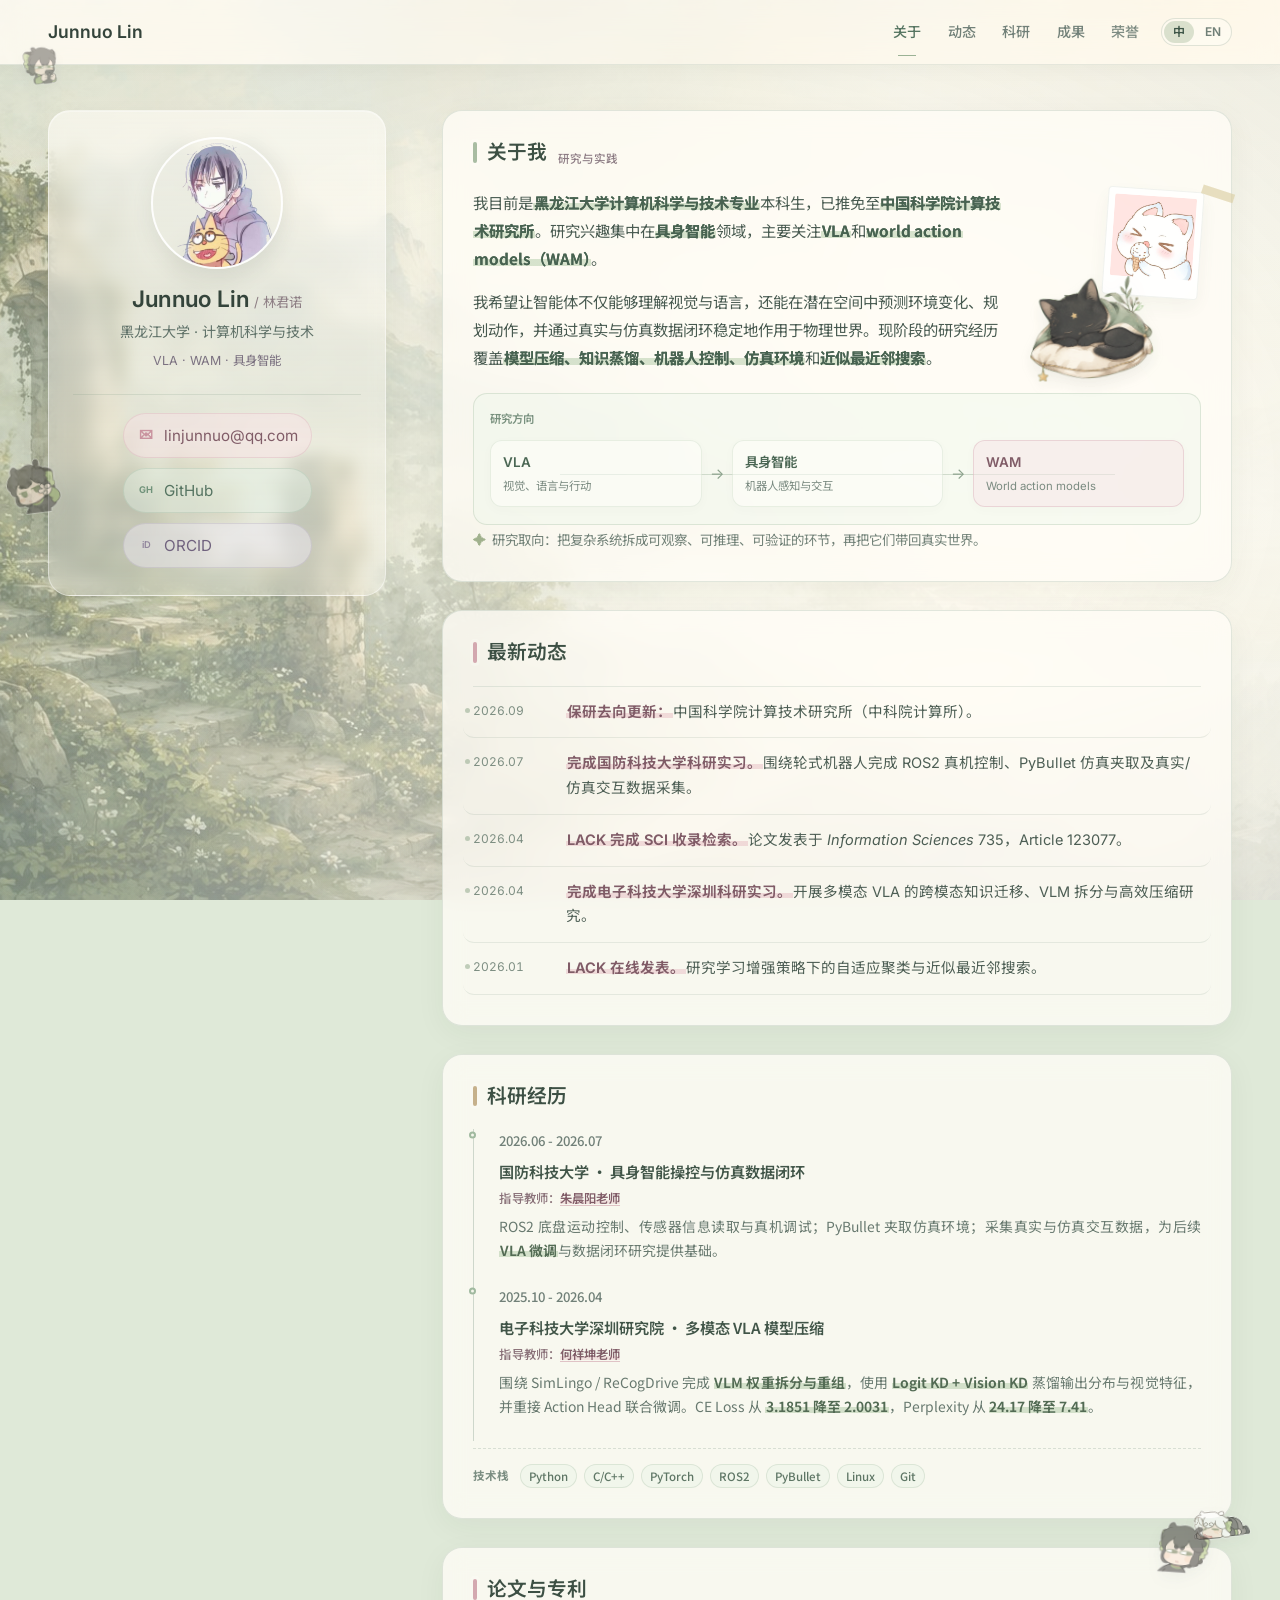
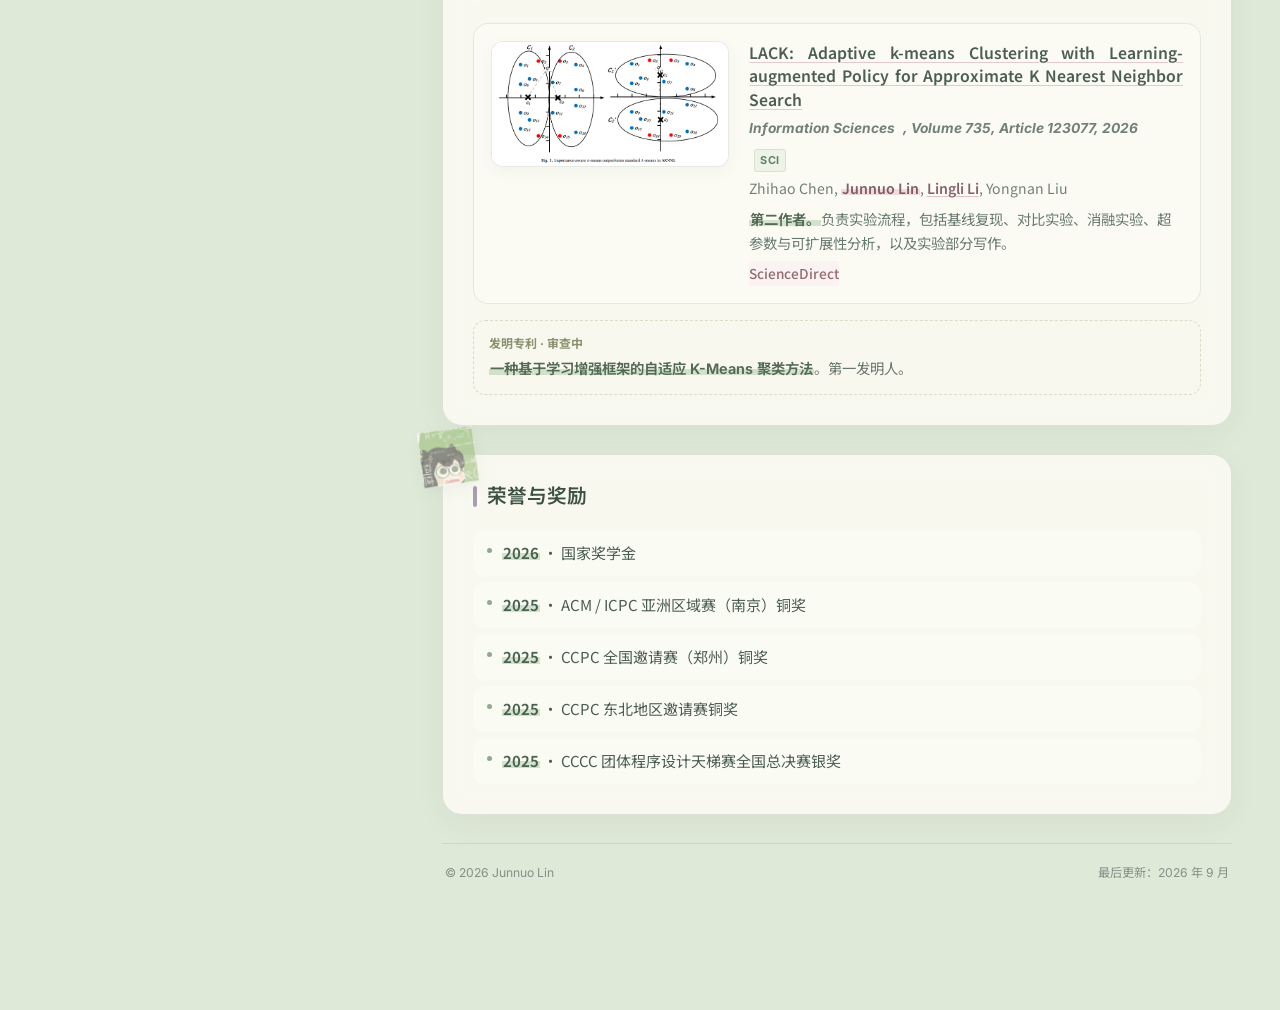
<file: index.html>
<!doctype html>
<html lang="zh-CN" data-language="zh">
<head>
  <meta charset="utf-8">
  <meta name="viewport" content="width=device-width, initial-scale=1">
  <meta name="description" content="林君诺的个人学术主页，研究方向集中在具身智能领域，主要关注 VLA 与 world action models（WAM）。">
  <meta name="theme-color" content="#e8eee2">
  <meta property="og:type" content="website">
  <meta property="og:url" content="https://jnlin-re.github.io/">
  <meta property="og:title" content="林君诺 | 学术主页">
  <meta property="og:description" content="具身智能领域，主要关注 VLA 与 world action models（WAM）。">
  <meta property="og:image" content="https://jnlin-re.github.io/assets/avatar-cutout.png">
  <title>林君诺 | 学术主页</title>
  <link rel="preconnect" href="https://fonts.googleapis.com">
  <link rel="preconnect" href="https://fonts.gstatic.com" crossorigin>
  <link href="https://fonts.googleapis.com/css2?family=Inter:wght@400;500;600;700&amp;family=Noto+Sans+SC:wght@400;500;600;700&amp;display=swap" rel="stylesheet">
  <link rel="stylesheet" href="css/main.css">
  <link rel="stylesheet" href="css/scrapbook.css">
  <script src="js/main.js" defer></script>
</head>
<body class="scrapbook-theme">
  <a class="skip-link" href="#main-content">
    <span data-lang="zh">跳到主要内容</span><span data-lang="en">Skip to main content</span>
  </a>

  <header class="site-header">
    <img class="header-sticker" src="assets/sticker-phone.gif" alt="" aria-hidden="true">
    <div class="container header-inner">
      <a class="site-name" href="#about" aria-label="Junnuo Lin homepage">Junnuo Lin</a>
      <nav class="top-nav" id="top-nav" aria-label="主导航" data-zh-label="主导航" data-en-label="Primary navigation">
        <a href="#about" data-section-link="about"><span data-lang="zh">关于</span><span data-lang="en">About</span></a>
        <a href="#news" data-section-link="news"><span data-lang="zh">动态</span><span data-lang="en">News</span></a>
        <a href="#research" data-section-link="research"><span data-lang="zh">科研</span><span data-lang="en">Research</span></a>
        <a href="#publications" data-section-link="publications"><span data-lang="zh">成果</span><span data-lang="en">Publications</span></a>
        <a href="#honors" data-section-link="honors"><span data-lang="zh">荣誉</span><span data-lang="en">Honors</span></a>
      </nav>
      <div class="header-actions">
        <div class="lang-switch" role="group" aria-label="语言选择" data-zh-label="语言选择" data-en-label="Language selection">
          <button class="lang-btn" type="button" data-lang-switch="zh" aria-pressed="true">中</button>
          <button class="lang-btn" type="button" data-lang-switch="en" aria-pressed="false">EN</button>
        </div>
      </div>
      <button class="menu-toggle" type="button" aria-expanded="false" aria-controls="top-nav" aria-label="打开菜单" data-zh-label="打开菜单" data-en-label="Open menu">
        <span data-lang="zh">菜单</span><span data-lang="en">Menu</span>
      </button>
    </div>
  </header>

  <main id="main-content">
    <section id="home-page" class="page-section active">
      <div class="container academic-layout">
        <aside class="profile-sidebar" aria-label="个人信息" data-zh-label="个人信息" data-en-label="Profile">
          <div class="profile-intro">
            <img class="avatar" src="assets/avatar-cutout.png" alt="林君诺的头像" data-zh-alt="林君诺的头像" data-en-alt="Portrait illustration of Junnuo Lin" width="460" height="460">
            <div class="intro-text">
              <h1 class="profile-name">Junnuo Lin <span class="profile-name-zh">/ 林君诺</span></h1>
              <p class="sidebar-role"><span data-lang="zh">黑龙江大学 · 计算机科学与技术</span><span data-lang="en">Heilongjiang University · Computer Science and Technology</span></p>
              <p class="sidebar-note"><span data-lang="zh">VLA · WAM · 具身智能</span><span data-lang="en">VLA · WAM · Embodied AI</span></p>
            </div>
          </div>

          <ul class="profile-links" aria-label="联系方式" data-zh-label="联系方式" data-en-label="Contact links">
            <li class="profile-email"><a href="mailto:linjunnuo@qq.com" data-email-link data-email="linjunnuo@qq.com" aria-label="向林君诺发送邮件" data-zh-label="向林君诺发送邮件" data-en-label="Email Junnuo Lin">linjunnuo@qq.com</a></li>
            <li class="github-link"><a href="https://github.com/jnlin-re" target="_blank" rel="noreferrer">GitHub</a></li>
            <li><a href="https://orcid.org/0009-0009-2755-1236" target="_blank" rel="noreferrer">ORCID</a></li>
          </ul>
          <img class="sidebar-sticker sidebar-sticker-bottom" src="assets/sticker-peek.gif" alt="" aria-hidden="true">
        </aside>

        <div class="content academic-content">
          <section id="about" class="section about" aria-labelledby="about-title">
            <div class="about-heading">
              <h2 id="about-title" class="section-title"><span data-lang="zh">关于我</span><span data-lang="en">About Me</span></h2>
              <span class="about-title-status"><span data-lang="zh">研究与实践</span><span data-lang="en">Research and practice</span></span>
            </div>
            <div class="about-shell">
              <div class="about-art" aria-hidden="true">
                <figure class="icecream-card"><img src="assets/icecream-cat.png" alt=""></figure>
                <img class="sleepy-cat" src="assets/original-black-cat-mascot.png" alt="">
              </div>
              <div class="about-copy">
                <p data-lang="zh">我目前是<strong>黑龙江大学计算机科学与技术专业</strong>本科生，已推免至<strong>中国科学院计算技术研究所</strong>。研究兴趣集中在<strong>具身智能</strong>领域，主要关注<strong>VLA</strong>和<strong>world action models（WAM）</strong>。</p>
                <p data-lang="en">I am an undergraduate student in <strong>Computer Science and Technology at Heilongjiang University</strong> and will pursue graduate studies at the <strong>Institute of Computing Technology, Chinese Academy of Sciences (ICT, CAS)</strong> through recommendation-based admission. My research interests center on <strong>embodied intelligence</strong>, with a focus on <strong>VLA</strong> and <strong>world action models (WAM)</strong>.</p>
                <p data-lang="zh">我希望让智能体不仅能够理解视觉与语言，还能在潜在空间中预测环境变化、规划动作，并通过真实与仿真数据闭环稳定地作用于物理世界。现阶段的研究经历覆盖<strong>模型压缩、知识蒸馏、机器人控制、仿真环境</strong>和<strong>近似最近邻搜索</strong>。</p>
                <p data-lang="en">I am interested in agents that go beyond visual-language understanding to predict environmental dynamics, plan actions in latent space, and interact reliably with the physical world through real-to-simulation data loops. My current experience spans <strong>model compression, knowledge distillation, robot control, simulation</strong>, and <strong>approximate nearest-neighbor search</strong>.</p>
                <div class="academic-route" aria-label="研究方向" data-zh-label="研究方向" data-en-label="Research focus">
                  <span class="route-label"><span data-lang="zh">研究方向</span><span data-lang="en">Research Focus</span></span>
                  <div class="route-stops">
                    <span class="route-stop"><b>VLA</b><small><span data-lang="zh">视觉、语言与行动</span><span data-lang="en">Vision, language, and action</span></small></span>
                    <span class="route-arrow" aria-hidden="true">&#8594;</span>
                    <span class="route-stop"><b><span data-lang="zh">具身智能</span><span data-lang="en">Embodied AI</span></b><small><span data-lang="zh">机器人感知与交互</span><span data-lang="en">Robotic perception and interaction</span></small></span>
                    <span class="route-arrow" aria-hidden="true">&#8594;</span>
                    <span class="route-stop current"><b>WAM</b><small>World action models</small></span>
                  </div>
                </div>
                <p class="about-aside" data-lang="zh">研究取向：把复杂系统拆成可观察、可推理、可验证的环节，再把它们带回真实世界。</p>
                <p class="about-aside" data-lang="en">Research principle: turn complex systems into observable, reasoned, and verifiable parts, then bring them back to the physical world.</p>
              </div>
            </div>
          </section>

          <section id="news" class="section news" aria-labelledby="news-title">
            <div class="section-heading"><h2 id="news-title" class="section-title"><span data-lang="zh">最新动态</span><span data-lang="en">News</span></h2></div>
            <ul class="news-list">
              <li class="news-item">
                <time datetime="2026-09" class="news-date">2026.09</time>
                <div class="news-copy">
                  <p data-lang="zh"><strong>保研去向更新：</strong>中国科学院计算技术研究所（中科院计算所）。</p>
                  <p data-lang="en"><strong>Postgraduate destination update:</strong> Institute of Computing Technology, Chinese Academy of Sciences (ICT, CAS), through recommendation-based admission.</p>
                </div>
              </li>
              <li class="news-item">
                <time datetime="2026-07" class="news-date">2026.07</time>
                <div class="news-copy">
                  <p data-lang="zh"><strong>完成国防科技大学科研实习。</strong>围绕轮式机器人完成 ROS2 真机控制、PyBullet 仿真夹取及真实/仿真交互数据采集。</p>
                  <p data-lang="en"><strong>Completed a research internship at the National University of Defense Technology.</strong> Worked on ROS2 control, PyBullet grasping simulation, and real/sim interaction data collection for a wheeled robot.</p>
                </div>
              </li>
              <li class="news-item">
                <time datetime="2026-04" class="news-date">2026.04</time>
                <div class="news-copy">
                  <p data-lang="zh"><strong>LACK 完成 SCI 收录检索。</strong>论文发表于 <em>Information Sciences</em> 735，Article 123077。</p>
                  <p data-lang="en"><strong>LACK was indexed by SCI.</strong> The paper was published in <em>Information Sciences</em> 735, Article 123077.</p>
                </div>
              </li>
              <li class="news-item">
                <time datetime="2026-04" class="news-date">2026.04</time>
                <div class="news-copy">
                  <p data-lang="zh"><strong>完成电子科技大学深圳科研实习。</strong>开展多模态 VLA 的跨模态知识迁移、VLM 拆分与高效压缩研究。</p>
                  <p data-lang="en"><strong>Completed a research internship at UESTC Shenzhen.</strong> Studied cross-modal knowledge transfer, VLM decoupling, and efficient compression for multimodal VLA agents.</p>
                </div>
              </li>
              <li class="news-item">
                <time datetime="2026-01" class="news-date">2026.01</time>
                <div class="news-copy">
                  <p data-lang="zh"><strong>LACK 在线发表。</strong>研究学习增强策略下的自适应聚类与近似最近邻搜索。</p>
                  <p data-lang="en"><strong>LACK was published online.</strong> The work studies adaptive clustering and approximate nearest-neighbor search with a learning-augmented policy.</p>
                </div>
              </li>
            </ul>
          </section>

          <section id="research" class="section" aria-labelledby="research-title">
            <img class="section-sticker project-sticker" src="assets/sticker-tired.gif" alt="" aria-hidden="true">
            <h2 id="research-title" class="section-title"><span data-lang="zh">科研经历</span><span data-lang="en">Research Experience</span></h2>
            <ul class="project-list timeline">
              <li class="project-item">
                <span class="timeline-time">2026.06 - 2026.07</span>
                <div class="project-head">
                  <p class="entry-title" data-lang="zh">国防科技大学 · 具身智能操控与仿真数据闭环</p>
                  <p class="entry-title" data-lang="en">National University of Defense Technology · Embodied Control and Sim-to-Real Data Loop</p>
                  <p class="entry-mentor" data-lang="zh">指导教师：<a class="mentor-name mentor-link" href="https://www.zhuchenyang.net/" target="_blank" rel="noreferrer" aria-label="朱晨阳老师的个人主页（在新窗口打开）">朱晨阳老师</a></p>
                  <p class="entry-mentor" data-lang="en">Mentor: <a class="mentor-name mentor-link" href="https://www.zhuchenyang.net/" target="_blank" rel="noreferrer" aria-label="Chenyang Zhu's homepage (opens in a new tab)">Chenyang Zhu</a></p>
                  <p class="entry-sub" data-lang="zh">ROS2 底盘运动控制、传感器信息读取与真机调试；PyBullet 夹取仿真环境；采集真实与仿真交互数据，为后续 <strong>VLA 微调</strong>与数据闭环研究提供基础。</p>
                  <p class="entry-sub" data-lang="en">Integrated ROS2 chassis control, sensor access, and real-robot debugging; built a PyBullet grasping environment; and collected real/sim interaction data for later <strong>VLA fine-tuning</strong> and closed-loop research.</p>
                </div>
              </li>
              <li class="project-item">
                <span class="timeline-time">2025.10 - 2026.04</span>
                <div class="project-head">
                  <p class="entry-title" data-lang="zh">电子科技大学深圳研究院 · 多模态 VLA 模型压缩</p>
                  <p class="entry-title" data-lang="en">UESTC Shenzhen · Multimodal VLA Model Compression</p>
                  <p class="entry-mentor" data-lang="zh">指导教师：<a class="mentor-name mentor-link" href="https://xiangkunhe.github.io/" target="_blank" rel="noreferrer" aria-label="何祥坤老师的个人主页（在新窗口打开）">何祥坤老师</a></p>
                  <p class="entry-mentor" data-lang="en">Mentor: <a class="mentor-name mentor-link" href="https://xiangkunhe.github.io/" target="_blank" rel="noreferrer" aria-label="Xiangkun He's homepage (opens in a new tab)">Xiangkun He</a></p>
                  <p class="entry-sub" data-lang="zh">围绕 SimLingo / ReCogDrive 完成 <strong>VLM 权重拆分与重组</strong>，使用 <strong>Logit KD + Vision KD</strong> 蒸馏输出分布与视觉特征，并重接 Action Head 联合微调。CE Loss 从 <strong>3.1851 降至 2.0031</strong>，Perplexity 从 <strong>24.17 降至 7.41</strong>。</p>
                  <p class="entry-sub" data-lang="en">Decoupled and reorganized <strong>VLM weights</strong> from SimLingo / ReCogDrive-related models, then used <strong>Logit KD + Vision KD</strong> and action-head fine-tuning. CE Loss decreased from <strong>3.1851 to 2.0031</strong>, and Perplexity from <strong>24.17 to 7.41</strong>.</p>
                </div>
              </li>
            </ul>
            <div class="toolkit" aria-label="技术栈" data-zh-label="技术栈" data-en-label="Toolkit">
              <span class="toolkit-label"><span data-lang="zh">技术栈</span><span data-lang="en">Toolkit</span></span>
              <span>Python</span><span>C/C++</span><span>PyTorch</span><span>ROS2</span><span>PyBullet</span><span>Linux</span><span>Git</span>
            </div>
          </section>

          <section id="publications" class="section" aria-labelledby="publications-title">
            <img class="section-sticker publication-sticker" src="assets/sticker-curious.gif" alt="" aria-hidden="true">
            <h2 id="publications-title" class="section-title"><span data-lang="zh">论文与专利</span><span data-lang="en">Publications and Patent</span></h2>
            <div class="publication lack-publication">
              <figure class="pub-figure">
                <img class="pub-figure-image" src="assets/lack-figure.png" alt="LACK 论文图 1：重要性感知 k-means 与标准 k-means 在 AKNNs 中的比较" data-zh-alt="LACK 论文图 1：重要性感知 k-means 与标准 k-means 在 AKNNs 中的比较" data-en-alt="LACK Figure 1: Importance-aware k-means compared with standard k-means in AKNNs" width="1337" height="704" loading="lazy" decoding="async">
              </figure>
              <div class="pub-content">
                <p class="pub-title"><a href="https://www.sciencedirect.com/science/article/abs/pii/S0020025526000083" target="_blank" rel="noreferrer">LACK: Adaptive k-means Clustering with Learning-augmented Policy for Approximate K Nearest Neighbor Search</a></p>
                <p class="pub-venue"><em>Information Sciences</em>, Volume 735, Article 123077, 2026 <span class="pub-venue-tag">SCI</span></p>
                <p class="pub-authors">Zhihao Chen, <strong class="author-highlight">Junnuo Lin</strong>, <a class="author-profile-link" href="https://jsj.hlju.edu.cn/info/1100/2128.htm" target="_blank" rel="noreferrer" aria-label="Lingli Li's faculty homepage (opens in a new tab)">Lingli Li</a>, Yongnan Liu</p>
                <p class="pub-desc" data-lang="zh"><strong>第二作者。</strong>负责实验流程，包括基线复现、对比实验、消融实验、超参数与可扩展性分析，以及实验部分写作。</p>
                <p class="pub-desc" data-lang="en"><strong>Second author.</strong> Contributed the experimental pipeline, including baseline reproduction, comparative and ablation studies, hyperparameter and scalability analysis, and writing the experimental section.</p>
                <div class="pub-links"><a href="https://www.sciencedirect.com/science/article/abs/pii/S0020025526000083" target="_blank" rel="noreferrer">ScienceDirect</a></div>
              </div>
            </div>
            <div class="patent-note">
              <p class="patent-label"><span data-lang="zh">发明专利 · 审查中</span><span data-lang="en">Invention Patent · Under Review</span></p>
              <p data-lang="zh"><strong>一种基于学习增强框架的自适应 K-Means 聚类方法</strong>。第一发明人。</p>
              <p data-lang="en"><strong>An Adaptive K-Means Clustering Method Based on a Learning-Augmented Framework.</strong> First inventor.</p>
            </div>
          </section>

          <section id="honors" class="section" aria-labelledby="honors-title">
            <img class="section-sticker award-sticker" src="assets/sticker-math.gif" alt="" aria-hidden="true">
          <h2 id="honors-title" class="section-title"><span data-lang="zh">荣誉与奖励</span><span data-lang="en">Honors</span></h2>
          <ul class="award-list">
              <li class="award-item"><strong>2026</strong> · <span data-lang="zh">国家奖学金</span><span data-lang="en">National Scholarship</span></li>
              <li class="award-item"><strong>2025</strong> · <span data-lang="zh">ACM / ICPC 亚洲区域赛（南京）铜奖</span><span data-lang="en">ACM / ICPC Asia Regional Contest, Nanjing - Bronze Medal</span></li>
              <li class="award-item"><strong>2025</strong> · <span data-lang="zh">CCPC 全国邀请赛（郑州）铜奖</span><span data-lang="en">CCPC National Invitational Contest, Zhengzhou - Bronze Medal</span></li>
              <li class="award-item"><strong>2025</strong> · <span data-lang="zh">CCPC 东北地区邀请赛铜奖</span><span data-lang="en">CCPC Northeast Invitational Contest - Bronze Medal</span></li>
              <li class="award-item"><strong>2025</strong> · <span data-lang="zh">CCCC 团体程序设计天梯赛全国总决赛银奖</span><span data-lang="en">CCCC Collegiate Computer Programming Contest National Finals - Silver Medal</span></li>
            </ul>
          </section>

          <footer class="site-footer">
            <p>© 2026 Junnuo Lin</p>
            <p><span data-lang="zh">最后更新：2026 年 9 月</span><span data-lang="en">Last updated: September 2026</span></p>
          </footer>
        </div>
      </div>
    </section>
  </main>
  <div class="email-copy-notice" role="status" aria-live="polite" aria-atomic="true" hidden></div>
</body>
</html>
</file>
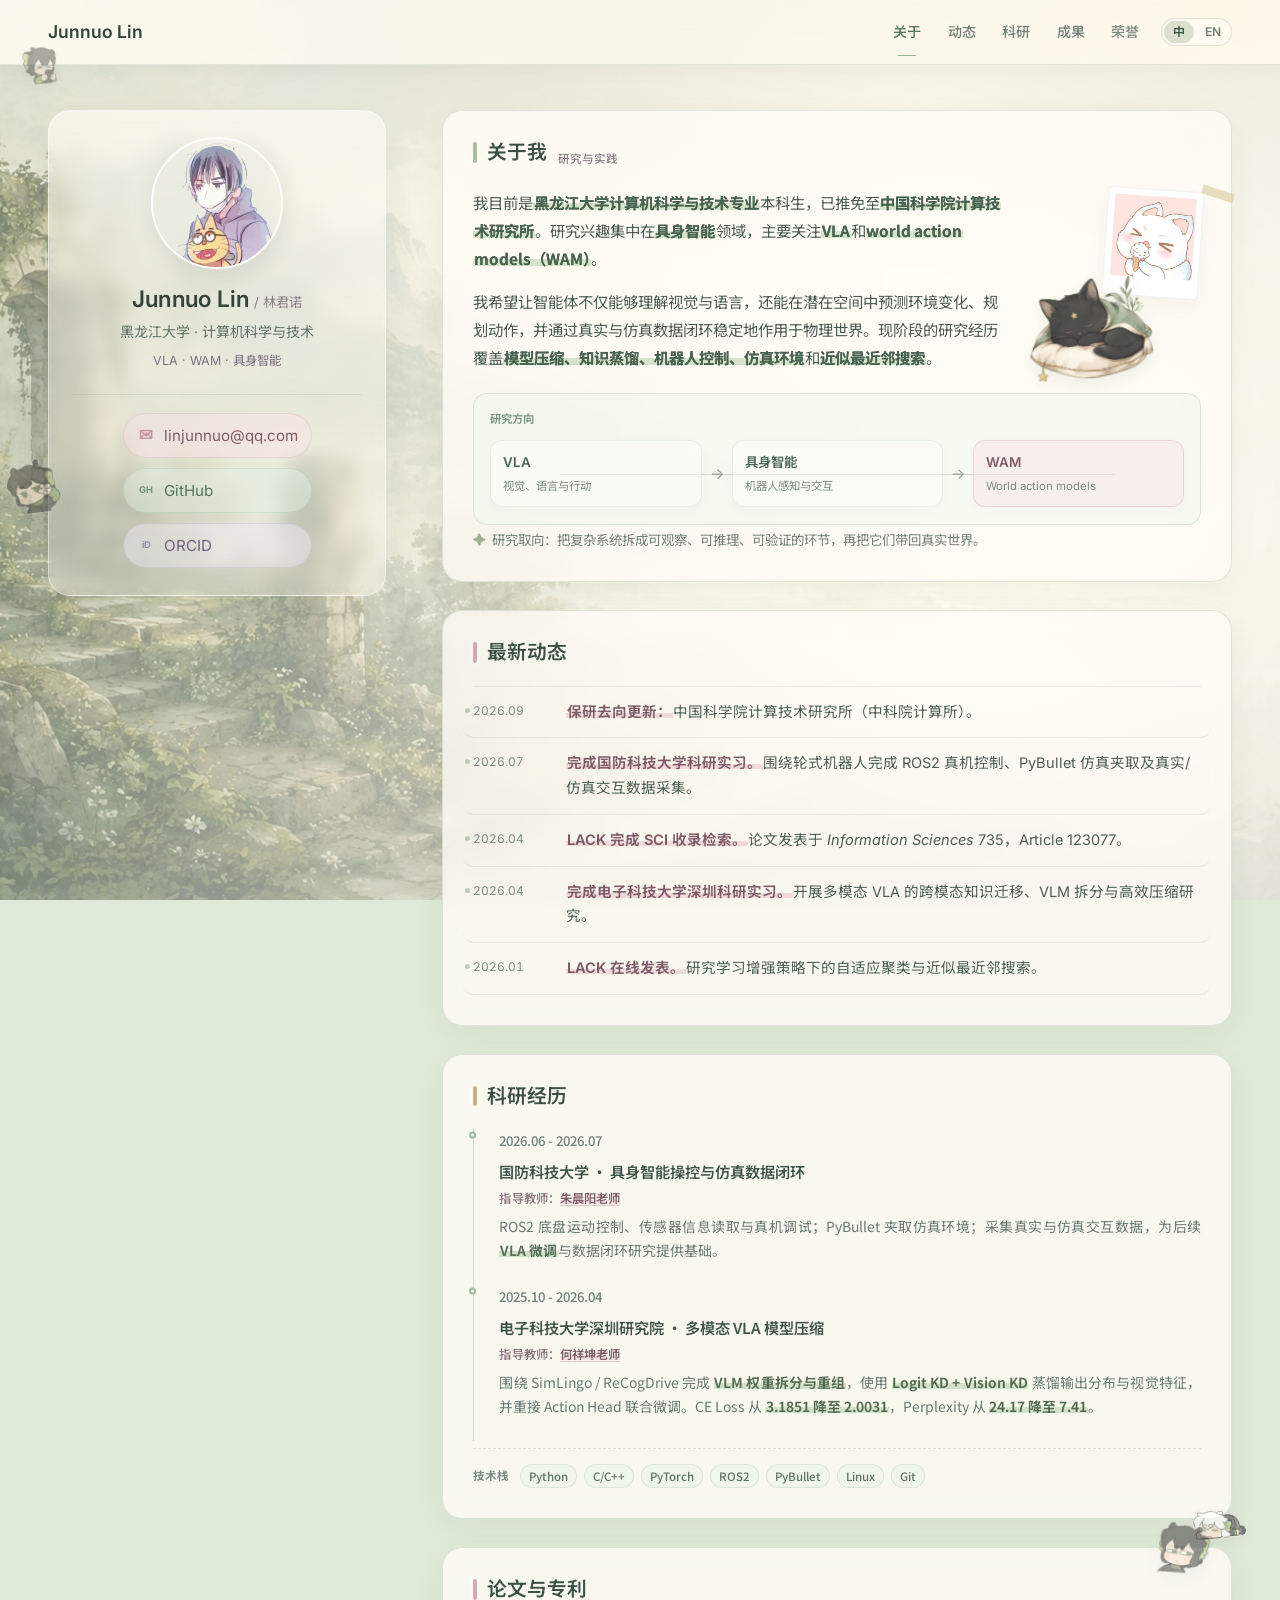
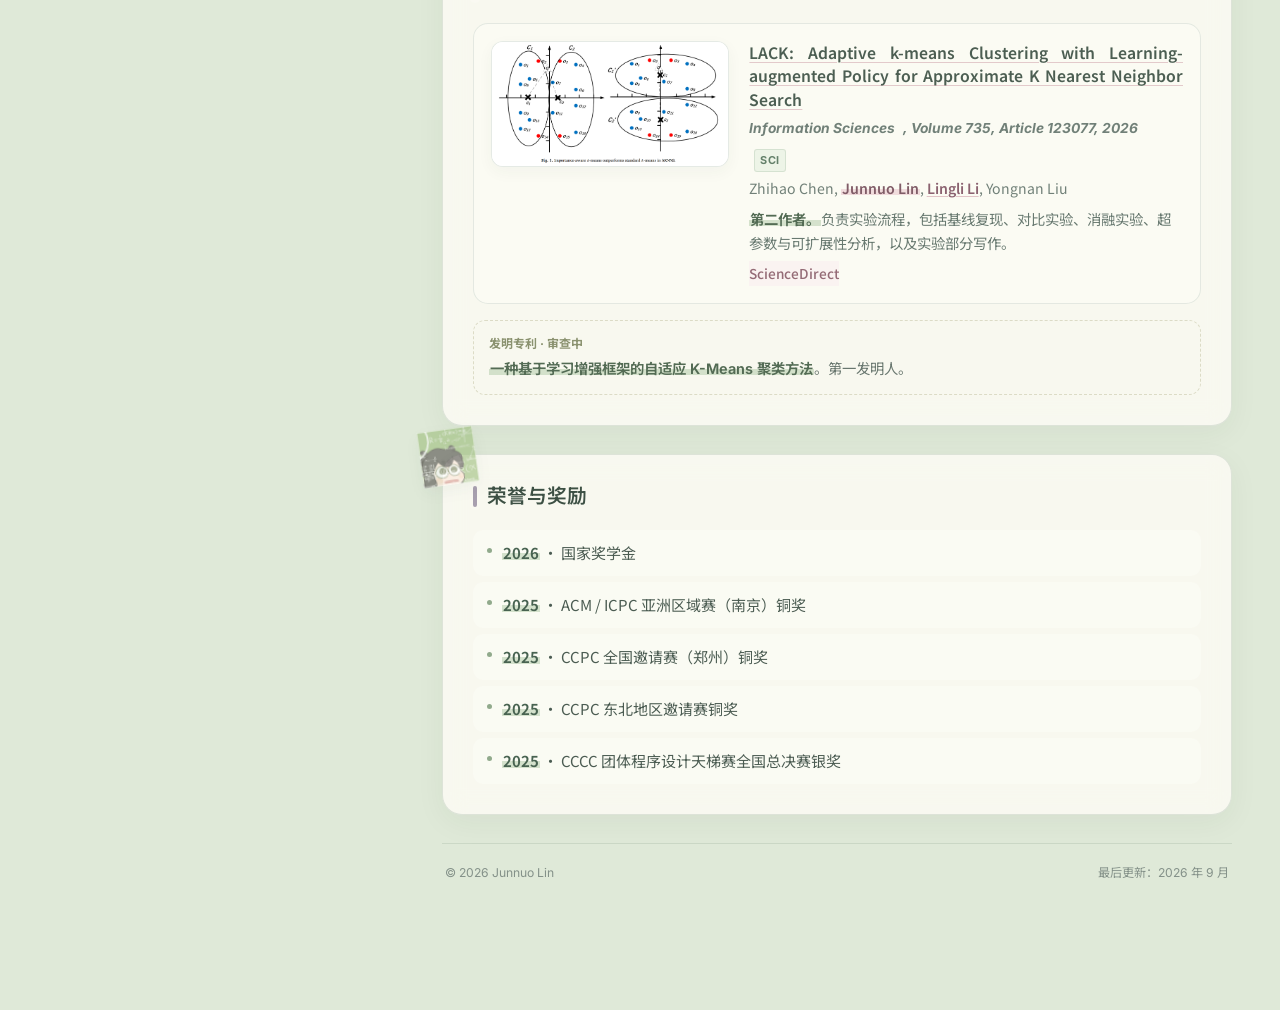
<file: versions/v2/index.html>
<!doctype html>
<html lang="zh-CN" data-language="zh">
<head>
  <meta charset="utf-8">
  <meta name="viewport" content="width=device-width, initial-scale=1">
  <meta name="description" content="林君诺的个人学术主页，研究方向集中在具身智能领域，主要关注 VLA 与 world action models（WAM）。">
  <meta name="theme-color" content="#e8eee2">
  <meta property="og:type" content="website">
  <meta property="og:url" content="https://jnlin-re.github.io/versions/v2/">
  <meta property="og:title" content="林君诺 | 学术主页">
  <meta property="og:description" content="具身智能领域，主要关注 VLA 与 world action models（WAM）。">
  <meta property="og:image" content="https://jnlin-re.github.io/assets/avatar-cutout.png">
  <title>林君诺 | 学术主页</title>
  <link rel="preconnect" href="https://fonts.googleapis.com">
  <link rel="preconnect" href="https://fonts.gstatic.com" crossorigin>
  <link href="https://fonts.googleapis.com/css2?family=Inter:wght@400;500;600;700&amp;family=Noto+Sans+SC:wght@400;500;600;700&amp;display=swap" rel="stylesheet">
  <link rel="stylesheet" href="css/main.css">
  <link rel="stylesheet" href="css/scrapbook.css">
  <script src="js/main.js" defer></script>
</head>
<body class="scrapbook-theme">
  <a class="skip-link" href="#main-content">
    <span data-lang="zh">跳到主要内容</span><span data-lang="en">Skip to main content</span>
  </a>

  <header class="site-header">
    <img class="header-sticker" src="assets/sticker-phone.gif" alt="" aria-hidden="true">
    <div class="container header-inner">
      <a class="site-name" href="#about" aria-label="Junnuo Lin homepage">Junnuo Lin</a>
      <nav class="top-nav" id="top-nav" aria-label="主导航" data-zh-label="主导航" data-en-label="Primary navigation">
        <a href="#about" data-section-link="about"><span data-lang="zh">关于</span><span data-lang="en">About</span></a>
        <a href="#news" data-section-link="news"><span data-lang="zh">动态</span><span data-lang="en">News</span></a>
        <a href="#research" data-section-link="research"><span data-lang="zh">科研</span><span data-lang="en">Research</span></a>
        <a href="#publications" data-section-link="publications"><span data-lang="zh">成果</span><span data-lang="en">Publications</span></a>
        <a href="#honors" data-section-link="honors"><span data-lang="zh">荣誉</span><span data-lang="en">Honors</span></a>
      </nav>
      <div class="header-actions">
        <div class="lang-switch" role="group" aria-label="语言选择" data-zh-label="语言选择" data-en-label="Language selection">
          <button class="lang-btn" type="button" data-lang-switch="zh" aria-pressed="true">中</button>
          <button class="lang-btn" type="button" data-lang-switch="en" aria-pressed="false">EN</button>
        </div>
      </div>
      <button class="menu-toggle" type="button" aria-expanded="false" aria-controls="top-nav" aria-label="打开菜单" data-zh-label="打开菜单" data-en-label="Open menu">
        <span data-lang="zh">菜单</span><span data-lang="en">Menu</span>
      </button>
    </div>
  </header>

  <main id="main-content">
    <section id="home-page" class="page-section active">
      <div class="container academic-layout">
        <aside class="profile-sidebar" aria-label="个人信息" data-zh-label="个人信息" data-en-label="Profile">
          <div class="profile-intro">
            <img class="avatar" src="../../assets/avatar-cutout.png" alt="林君诺的头像" data-zh-alt="林君诺的头像" data-en-alt="Portrait illustration of Junnuo Lin" width="460" height="460">
            <div class="intro-text">
              <h1 class="profile-name">Junnuo Lin <span class="profile-name-zh">/ 林君诺</span></h1>
              <p class="sidebar-role"><span data-lang="zh">黑龙江大学 · 计算机科学与技术</span><span data-lang="en">Heilongjiang University · Computer Science and Technology</span></p>
              <p class="sidebar-note"><span data-lang="zh">VLA · WAM · 具身智能</span><span data-lang="en">VLA · WAM · Embodied AI</span></p>
            </div>
          </div>

          <ul class="profile-links" aria-label="联系方式" data-zh-label="联系方式" data-en-label="Contact links">
            <li class="profile-email"><a href="mailto:linjunnuo@qq.com" data-email-link data-email="linjunnuo@qq.com" aria-label="向林君诺发送邮件" data-zh-label="向林君诺发送邮件" data-en-label="Email Junnuo Lin">linjunnuo@qq.com</a></li>
            <li class="github-link"><a href="https://github.com/jnlin-re" target="_blank" rel="noreferrer">GitHub</a></li>
            <li><a href="https://orcid.org/0009-0009-2755-1236" target="_blank" rel="noreferrer">ORCID</a></li>
          </ul>
          <img class="sidebar-sticker sidebar-sticker-bottom" src="assets/sticker-peek.gif" alt="" aria-hidden="true">
        </aside>

        <div class="content academic-content">
          <section id="about" class="section about" aria-labelledby="about-title">
            <div class="about-heading">
              <h2 id="about-title" class="section-title"><span data-lang="zh">关于我</span><span data-lang="en">About Me</span></h2>
              <span class="about-title-status"><span data-lang="zh">研究与实践</span><span data-lang="en">Research and practice</span></span>
            </div>
            <div class="about-shell">
              <div class="about-art" aria-hidden="true">
                <figure class="icecream-card"><img src="assets/icecream-cat.png" alt=""></figure>
                <img class="sleepy-cat" src="assets/original-black-cat-mascot.png" alt="">
              </div>
              <div class="about-copy">
                <p data-lang="zh">我目前是<strong>黑龙江大学计算机科学与技术专业</strong>本科生，已推免至<strong>中国科学院计算技术研究所</strong>。研究兴趣集中在<strong>具身智能</strong>领域，主要关注<strong>VLA</strong>和<strong>world action models（WAM）</strong>。</p>
                <p data-lang="en">I am an undergraduate student in <strong>Computer Science and Technology at Heilongjiang University</strong> and will pursue graduate studies at the <strong>Institute of Computing Technology, Chinese Academy of Sciences (ICT, CAS)</strong> through recommendation-based admission. My research interests center on <strong>embodied intelligence</strong>, with a focus on <strong>VLA</strong> and <strong>world action models (WAM)</strong>.</p>
                <p data-lang="zh">我希望让智能体不仅能够理解视觉与语言，还能在潜在空间中预测环境变化、规划动作，并通过真实与仿真数据闭环稳定地作用于物理世界。现阶段的研究经历覆盖<strong>模型压缩、知识蒸馏、机器人控制、仿真环境</strong>和<strong>近似最近邻搜索</strong>。</p>
                <p data-lang="en">I am interested in agents that go beyond visual-language understanding to predict environmental dynamics, plan actions in latent space, and interact reliably with the physical world through real-to-simulation data loops. My current experience spans <strong>model compression, knowledge distillation, robot control, simulation</strong>, and <strong>approximate nearest-neighbor search</strong>.</p>
                <div class="academic-route" aria-label="研究方向" data-zh-label="研究方向" data-en-label="Research focus">
                  <span class="route-label"><span data-lang="zh">研究方向</span><span data-lang="en">Research Focus</span></span>
                  <div class="route-stops">
                    <span class="route-stop"><b>VLA</b><small><span data-lang="zh">视觉、语言与行动</span><span data-lang="en">Vision, language, and action</span></small></span>
                    <span class="route-arrow" aria-hidden="true">&#8594;</span>
                    <span class="route-stop"><b><span data-lang="zh">具身智能</span><span data-lang="en">Embodied AI</span></b><small><span data-lang="zh">机器人感知与交互</span><span data-lang="en">Robotic perception and interaction</span></small></span>
                    <span class="route-arrow" aria-hidden="true">&#8594;</span>
                    <span class="route-stop current"><b>WAM</b><small>World action models</small></span>
                  </div>
                </div>
                <p class="about-aside" data-lang="zh">研究取向：把复杂系统拆成可观察、可推理、可验证的环节，再把它们带回真实世界。</p>
                <p class="about-aside" data-lang="en">Research principle: turn complex systems into observable, reasoned, and verifiable parts, then bring them back to the physical world.</p>
              </div>
            </div>
          </section>

          <section id="news" class="section news" aria-labelledby="news-title">
            <div class="section-heading"><h2 id="news-title" class="section-title"><span data-lang="zh">最新动态</span><span data-lang="en">News</span></h2></div>
            <ul class="news-list">
              <li class="news-item">
                <time datetime="2026-09" class="news-date">2026.09</time>
                <div class="news-copy">
                  <p data-lang="zh"><strong>保研去向更新：</strong>中国科学院计算技术研究所（中科院计算所）。</p>
                  <p data-lang="en"><strong>Postgraduate destination update:</strong> Institute of Computing Technology, Chinese Academy of Sciences (ICT, CAS), through recommendation-based admission.</p>
                </div>
              </li>
              <li class="news-item">
                <time datetime="2026-07" class="news-date">2026.07</time>
                <div class="news-copy">
                  <p data-lang="zh"><strong>完成国防科技大学科研实习。</strong>围绕轮式机器人完成 ROS2 真机控制、PyBullet 仿真夹取及真实/仿真交互数据采集。</p>
                  <p data-lang="en"><strong>Completed a research internship at the National University of Defense Technology.</strong> Worked on ROS2 control, PyBullet grasping simulation, and real/sim interaction data collection for a wheeled robot.</p>
                </div>
              </li>
              <li class="news-item">
                <time datetime="2026-04" class="news-date">2026.04</time>
                <div class="news-copy">
                  <p data-lang="zh"><strong>LACK 完成 SCI 收录检索。</strong>论文发表于 <em>Information Sciences</em> 735，Article 123077。</p>
                  <p data-lang="en"><strong>LACK was indexed by SCI.</strong> The paper was published in <em>Information Sciences</em> 735, Article 123077.</p>
                </div>
              </li>
              <li class="news-item">
                <time datetime="2026-04" class="news-date">2026.04</time>
                <div class="news-copy">
                  <p data-lang="zh"><strong>完成电子科技大学深圳科研实习。</strong>开展多模态 VLA 的跨模态知识迁移、VLM 拆分与高效压缩研究。</p>
                  <p data-lang="en"><strong>Completed a research internship at UESTC Shenzhen.</strong> Studied cross-modal knowledge transfer, VLM decoupling, and efficient compression for multimodal VLA agents.</p>
                </div>
              </li>
              <li class="news-item">
                <time datetime="2026-01" class="news-date">2026.01</time>
                <div class="news-copy">
                  <p data-lang="zh"><strong>LACK 在线发表。</strong>研究学习增强策略下的自适应聚类与近似最近邻搜索。</p>
                  <p data-lang="en"><strong>LACK was published online.</strong> The work studies adaptive clustering and approximate nearest-neighbor search with a learning-augmented policy.</p>
                </div>
              </li>
            </ul>
          </section>

          <section id="research" class="section" aria-labelledby="research-title">
            <img class="section-sticker project-sticker" src="assets/sticker-tired.gif" alt="" aria-hidden="true">
            <h2 id="research-title" class="section-title"><span data-lang="zh">科研经历</span><span data-lang="en">Research Experience</span></h2>
            <ul class="project-list timeline">
              <li class="project-item">
                <span class="timeline-time">2026.06 - 2026.07</span>
                <div class="project-head">
                  <p class="entry-title" data-lang="zh">国防科技大学 · 具身智能操控与仿真数据闭环</p>
                  <p class="entry-title" data-lang="en">National University of Defense Technology · Embodied Control and Sim-to-Real Data Loop</p>
                  <p class="entry-mentor" data-lang="zh">指导教师：<a class="mentor-name mentor-link" href="https://www.zhuchenyang.net/" target="_blank" rel="noreferrer" aria-label="朱晨阳老师的个人主页（在新窗口打开）">朱晨阳老师</a></p>
                  <p class="entry-mentor" data-lang="en">Mentor: <a class="mentor-name mentor-link" href="https://www.zhuchenyang.net/" target="_blank" rel="noreferrer" aria-label="Chenyang Zhu's homepage (opens in a new tab)">Chenyang Zhu</a></p>
                  <p class="entry-sub" data-lang="zh">ROS2 底盘运动控制、传感器信息读取与真机调试；PyBullet 夹取仿真环境；采集真实与仿真交互数据，为后续 <strong>VLA 微调</strong>与数据闭环研究提供基础。</p>
                  <p class="entry-sub" data-lang="en">Integrated ROS2 chassis control, sensor access, and real-robot debugging; built a PyBullet grasping environment; and collected real/sim interaction data for later <strong>VLA fine-tuning</strong> and closed-loop research.</p>
                </div>
              </li>
              <li class="project-item">
                <span class="timeline-time">2025.10 - 2026.04</span>
                <div class="project-head">
                  <p class="entry-title" data-lang="zh">电子科技大学深圳研究院 · 多模态 VLA 模型压缩</p>
                  <p class="entry-title" data-lang="en">UESTC Shenzhen · Multimodal VLA Model Compression</p>
                  <p class="entry-mentor" data-lang="zh">指导教师：<a class="mentor-name mentor-link" href="https://xiangkunhe.github.io/" target="_blank" rel="noreferrer" aria-label="何祥坤老师的个人主页（在新窗口打开）">何祥坤老师</a></p>
                  <p class="entry-mentor" data-lang="en">Mentor: <a class="mentor-name mentor-link" href="https://xiangkunhe.github.io/" target="_blank" rel="noreferrer" aria-label="Xiangkun He's homepage (opens in a new tab)">Xiangkun He</a></p>
                  <p class="entry-sub" data-lang="zh">围绕 SimLingo / ReCogDrive 完成 <strong>VLM 权重拆分与重组</strong>，使用 <strong>Logit KD + Vision KD</strong> 蒸馏输出分布与视觉特征，并重接 Action Head 联合微调。CE Loss 从 <strong>3.1851 降至 2.0031</strong>，Perplexity 从 <strong>24.17 降至 7.41</strong>。</p>
                  <p class="entry-sub" data-lang="en">Decoupled and reorganized <strong>VLM weights</strong> from SimLingo / ReCogDrive-related models, then used <strong>Logit KD + Vision KD</strong> and action-head fine-tuning. CE Loss decreased from <strong>3.1851 to 2.0031</strong>, and Perplexity from <strong>24.17 to 7.41</strong>.</p>
                </div>
              </li>
            </ul>
            <div class="toolkit" aria-label="技术栈" data-zh-label="技术栈" data-en-label="Toolkit">
              <span class="toolkit-label"><span data-lang="zh">技术栈</span><span data-lang="en">Toolkit</span></span>
              <span>Python</span><span>C/C++</span><span>PyTorch</span><span>ROS2</span><span>PyBullet</span><span>Linux</span><span>Git</span>
            </div>
          </section>

          <section id="publications" class="section" aria-labelledby="publications-title">
            <img class="section-sticker publication-sticker" src="assets/sticker-curious.gif" alt="" aria-hidden="true">
            <h2 id="publications-title" class="section-title"><span data-lang="zh">论文与专利</span><span data-lang="en">Publications and Patent</span></h2>
            <div class="publication lack-publication">
              <figure class="pub-figure">
                <img class="pub-figure-image" src="assets/lack-figure.png" alt="LACK 论文图 1：重要性感知 k-means 与标准 k-means 在 AKNNs 中的比较" data-zh-alt="LACK 论文图 1：重要性感知 k-means 与标准 k-means 在 AKNNs 中的比较" data-en-alt="LACK Figure 1: Importance-aware k-means compared with standard k-means in AKNNs" width="1337" height="704" loading="lazy" decoding="async">
              </figure>
              <div class="pub-content">
                <p class="pub-title"><a href="https://www.sciencedirect.com/science/article/abs/pii/S0020025526000083" target="_blank" rel="noreferrer">LACK: Adaptive k-means Clustering with Learning-augmented Policy for Approximate K Nearest Neighbor Search</a></p>
                <p class="pub-venue"><em>Information Sciences</em>, Volume 735, Article 123077, 2026 <span class="pub-venue-tag">SCI</span></p>
                <p class="pub-authors">Zhihao Chen, <strong class="author-highlight">Junnuo Lin</strong>, <a class="author-profile-link" href="https://jsj.hlju.edu.cn/info/1100/2128.htm" target="_blank" rel="noreferrer" aria-label="Lingli Li's faculty homepage (opens in a new tab)">Lingli Li</a>, Yongnan Liu</p>
                <p class="pub-desc" data-lang="zh"><strong>第二作者。</strong>负责实验流程，包括基线复现、对比实验、消融实验、超参数与可扩展性分析，以及实验部分写作。</p>
                <p class="pub-desc" data-lang="en"><strong>Second author.</strong> Contributed the experimental pipeline, including baseline reproduction, comparative and ablation studies, hyperparameter and scalability analysis, and writing the experimental section.</p>
                <div class="pub-links"><a href="https://www.sciencedirect.com/science/article/abs/pii/S0020025526000083" target="_blank" rel="noreferrer">ScienceDirect</a></div>
              </div>
            </div>
            <div class="patent-note">
              <p class="patent-label"><span data-lang="zh">发明专利 · 审查中</span><span data-lang="en">Invention Patent · Under Review</span></p>
              <p data-lang="zh"><strong>一种基于学习增强框架的自适应 K-Means 聚类方法</strong>。第一发明人。</p>
              <p data-lang="en"><strong>An Adaptive K-Means Clustering Method Based on a Learning-Augmented Framework.</strong> First inventor.</p>
            </div>
          </section>

          <section id="honors" class="section" aria-labelledby="honors-title">
            <img class="section-sticker award-sticker" src="assets/sticker-math.gif" alt="" aria-hidden="true">
          <h2 id="honors-title" class="section-title"><span data-lang="zh">荣誉与奖励</span><span data-lang="en">Honors</span></h2>
          <ul class="award-list">
              <li class="award-item"><strong>2026</strong> · <span data-lang="zh">国家奖学金</span><span data-lang="en">National Scholarship</span></li>
              <li class="award-item"><strong>2025</strong> · <span data-lang="zh">ACM / ICPC 亚洲区域赛（南京）铜奖</span><span data-lang="en">ACM / ICPC Asia Regional Contest, Nanjing - Bronze Medal</span></li>
              <li class="award-item"><strong>2025</strong> · <span data-lang="zh">CCPC 全国邀请赛（郑州）铜奖</span><span data-lang="en">CCPC National Invitational Contest, Zhengzhou - Bronze Medal</span></li>
              <li class="award-item"><strong>2025</strong> · <span data-lang="zh">CCPC 东北地区邀请赛铜奖</span><span data-lang="en">CCPC Northeast Invitational Contest - Bronze Medal</span></li>
              <li class="award-item"><strong>2025</strong> · <span data-lang="zh">CCCC 团体程序设计天梯赛全国总决赛银奖</span><span data-lang="en">CCCC Collegiate Computer Programming Contest National Finals - Silver Medal</span></li>
            </ul>
          </section>

          <footer class="site-footer">
            <p>© 2026 Junnuo Lin</p>
            <p><span data-lang="zh">最后更新：2026 年 9 月</span><span data-lang="en">Last updated: September 2026</span></p>
          </footer>
        </div>
      </div>
    </section>
  </main>
  <div class="email-copy-notice" role="status" aria-live="polite" aria-atomic="true" hidden></div>
</body>
</html>
</file>
<file: css/main.css>
:root{--bg:#f8f5fb;--bg-elevated:#ffffff;--bg-card:#ffffff;--text:#2d2040;--muted:#7b6b8a;--border:#e0d8ec;--link:#6b4f8a;--accent:#7b5ea7;--accent-glow:rgba(123, 94, 167, 0.12);--container:860px;--header-h:62px;--serif:"Noto Serif SC",Georgia,"Times New Roman",serif;--sans:"Lato","Noto Sans SC","PingFang SC","Microsoft YaHei",sans-serif;--radius:10px;--shadow-sm:0 1px 3px rgba(45, 32, 64, 0.08);--shadow-md:0 4px 16px rgba(45, 32, 64, 0.1);--transition:0.25s cubic-bezier(0.4, 0, 0.2, 1)}*,::after,::before{margin:0;padding:0;box-sizing:border-box}html{scroll-behavior:smooth}body{font-family:var(--serif);background:var(--bg);color:var(--text);line-height:1.7;-webkit-font-smoothing:antialiased;-moz-osx-font-smoothing:grayscale}img{max-width:100%;display:block}a{color:var(--link);text-decoration:none}a:hover{color:var(--text);border-bottom:1px dotted}.container{width:min(var(--container),calc(100% - 40px));margin:0 auto}.site-header{position:fixed;top:0;left:0;right:0;z-index:1000;border-bottom:1px solid var(--border);background:rgba(248,245,251,.95);backdrop-filter:blur(8px);-webkit-backdrop-filter:blur(8px)}.header-inner{display:flex;align-items:center;min-height:var(--header-h);gap:16px}.nav-brand{display:flex;align-items:center;gap:10px}.avatar-small{width:32px;height:32px;border-radius:50%;object-fit:cover}.site-name{font-family:var(--serif);font-size:1.15rem;font-weight:700;color:var(--text);text-decoration:none;letter-spacing:.01em}.site-name:hover{color:var(--text);text-decoration:none}.top-nav{display:flex;align-items:center;gap:28px;margin-left:auto}.top-nav a{color:var(--muted);font-size:.92rem;font-weight:500;text-decoration:none;padding:4px 0;position:relative;transition:color .2s;letter-spacing:.02em}.top-nav a.active,.top-nav a:hover{color:var(--text)}.top-nav a.active::after{content:'';position:absolute;bottom:-2px;left:0;right:0;height:1.5px;background:var(--text)}.header-actions{display:flex;align-items:center;gap:10px;margin-left:8px}.lang-switch{display:inline-flex;align-items:center;gap:3px;padding:3px;border:1px solid var(--border);border-radius:999px;background:0 0}.lang-btn{border:none;background:0 0;color:var(--muted);font:inherit;font-size:.85rem;font-weight:700;line-height:1;padding:6px 11px;border-radius:999px;cursor:pointer;transition:background .2s,color .2s}.lang-btn:hover{color:var(--text)}.lang-btn.active{background:var(--text);color:var(--bg)}.menu-toggle{display:none;border:1px solid var(--border);background:0 0;color:var(--text);font:inherit;font-size:.9rem;padding:6px 10px;cursor:pointer;border-radius:4px}main{margin-top:var(--header-h);min-height:calc(100vh - var(--header-h))}.page-section{display:none;animation:.3s fadeIn}.page-section.active{display:block}@keyframes fadeIn{from{opacity:0;transform:translateY(8px)}to{opacity:1;transform:translateY(0)}}#intro-page{background:#111;color:#e8e0d6;position:relative;height:calc(100vh - var(--header-h));overflow:hidden}.intro-shell{height:calc(100vh - var(--header-h));display:flex;align-items:center;justify-content:center;padding:40px 20px}.scene{text-align:center;user-select:none}.intro-tagline{position:relative;display:inline-block;margin-bottom:0}.intro-tagline h1{font-family:var(--serif);font-size:clamp(2.4rem, 7vw, 4.2rem);font-weight:800;line-height:1.2;color:#f5e6d3;letter-spacing:.08em;padding-top:50px;text-shadow:0 1px 0 #d4c4b0,0 2px 0 #c2b09c,0 3px 0 #b09d88,0 4px 0 #9e8a76,0 5px 0 #8c7764,0 6px 1px rgba(0,0,0,.15),0 8px 24px rgba(0,0,0,.35)}.cat-stage{position:absolute;top:10px;right:10px;width:65px;height:50px;z-index:10;filter:drop-shadow(0 2px 4px rgba(45, 32, 64, .15));cursor:pointer;transition:transform .1s}.cat-stage svg{display:block;width:100%;height:100%;overflow:visible}.cat-states{display:flex;justify-content:center;gap:8px;margin-top:14px}.cat-state-dot{width:8px;height:8px;border-radius:50%;background:rgba(255,255,255,.2);cursor:pointer;transition:background .25s,transform .25s}.cat-state-dot:hover{transform:scale(1.3)}.cat-state-dot.active{background:#d4a574}.cat-state-label{margin-top:8px;font-size:.82rem;color:rgba(255,255,255,.4);letter-spacing:.04em}.intro-divider{width:40px;height:1px;background:rgba(255,255,255,.15);margin:24px auto 16px}.intro-name{font-family:var(--serif);font-size:.9rem;font-weight:700;letter-spacing:.25em;color:rgba(255,255,255,.35);margin-bottom:16px}.intro-nav{display:flex;justify-content:center;align-items:center;gap:12px;font-size:.88rem}.intro-nav a{color:rgba(255,255,255,.5);text-decoration:none;cursor:pointer;transition:color .2s}.intro-nav a:hover{color:#d4a574}.intro-nav-dot{color:rgba(255,255,255,.15)}.intro-hint{position:fixed;bottom:20px;left:0;right:0;text-align:center;font-size:.75rem;color:rgba(255,255,255,.2);pointer-events:none;letter-spacing:.03em}@keyframes tailWag{0%,100%{transform:rotate(-8deg)}50%{transform:rotate(8deg)}}@keyframes tailWagFast{0%,100%{transform:rotate(-12deg)}50%{transform:rotate(12deg)}}.profile-center{text-align:center;padding:48px 32px 36px;margin-bottom:48px;background:linear-gradient(180deg,var(--accent-glow) 0,transparent 100%);border-bottom:1px solid var(--border);border-radius:var(--radius) var(--radius) 0 0;position:relative}.profile-center::before{content:'';position:absolute;top:0;left:50%;transform:translateX(-50%);width:120px;height:2px;background:linear-gradient(90deg,transparent,var(--accent),transparent)}.profile-center .avatar{width:96px;height:96px;border-radius:50%;object-fit:cover;margin:0 auto 16px;display:block;border:3px solid var(--accent);box-shadow:0 0 20px var(--accent-glow),0 0 40px rgba(123,94,167,.08);transition:transform var(--transition),box-shadow var(--transition)}.profile-center .avatar:hover{transform:scale(1.05);box-shadow:0 0 28px var(--accent-glow),0 0 56px rgba(123,94,167,.12)}.profile-name{font-family:var(--serif);font-size:1.65rem;font-weight:700;line-height:1.2;letter-spacing:.04em;color:var(--text)}.profile-name-en{font-size:.88rem;font-weight:400;font-style:italic;color:var(--muted);margin-top:4px}.profile-meta{margin-top:10px;display:flex;justify-content:center;gap:6px;font-size:.88rem;color:var(--muted);list-style:none}.profile-meta li+li::before{content:'·';margin-right:6px;color:var(--border)}.profile-tags{margin-top:14px;display:flex;justify-content:center;flex-wrap:wrap;gap:8px}.profile-tag{font-size:.78rem;padding:4px 14px;background:rgba(123,94,167,.1);color:var(--accent);border-radius:999px;letter-spacing:.02em;border:1px solid rgba(123,94,167,.2);transition:background var(--transition),border-color var(--transition)}.profile-tag:hover{background:rgba(123,94,167,.18);border-color:rgba(123,94,167,.35)}.profile-links{margin-top:16px;display:flex;justify-content:center;flex-wrap:wrap;gap:10px}.profile-links a{font-size:.84rem;color:var(--muted);text-decoration:none;padding:5px 16px;border:1px solid var(--border);border-radius:999px;transition:all var(--transition)}.profile-links a:hover{color:var(--accent);border-color:var(--accent);background:rgba(123,94,167,.08);text-decoration:none}.content{max-width:840px;margin:0 auto}.timeline{list-style:none;border-left:2px solid var(--border);padding-left:24px;position:relative}.timeline-time{display:block;font-size:.8rem;font-weight:600;color:var(--accent);letter-spacing:.04em;margin-bottom:4px;position:relative}.timeline-time::before{content:'';position:absolute;left:-51px;top:50%;transform:translateY(-50%);width:8px;height:8px;border-radius:50%;background:var(--accent);box-shadow:0 0 8px var(--accent-glow)}.pub-venue-tag{display:inline-block;font-size:.76rem;padding:2px 8px;background:rgba(123,94,167,.12);color:var(--accent);border-radius:4px;font-weight:600;letter-spacing:.02em}.pub-role-tag{display:inline-block;font-size:.76rem;padding:2px 8px;background:rgba(123,94,167,.18);color:#a78bc7;border:1px solid rgba(123,94,167,.35);border-radius:4px;font-weight:700;letter-spacing:.02em}.section+.section{margin-top:56px}.section-title{font-family:var(--serif);font-size:1.25rem;font-weight:700;letter-spacing:.06em;margin-bottom:22px;padding:20px 0 0;border-top:none;color:var(--accent);display:flex;align-items:center;gap:12px}.section-title::before{content:'';display:inline-block;width:4px;height:1.1em;background:var(--accent);border-radius:2px;flex-shrink:0}.section:first-child .section-title{padding-top:0}.about p{font-size:.96rem;line-height:1.85;color:#4a3d5a;padding:16px 20px;background:#f3eef8;border-radius:var(--radius);border-left:3px solid var(--accent);box-shadow:var(--shadow-sm)}.award-list,.edu-list,.project-list{list-style:none}.edu-item{padding:14px 20px;background:var(--bg-card);border-radius:var(--radius);border:1px solid var(--border)}.contact-item{padding:10px 0;border-bottom:1px solid var(--border)}.contact-item:last-child{border-bottom:none}.edu-head,.project-head{display:grid;grid-template-columns:minmax(0,1fr) auto;gap:10px;align-items:start}.entry-title{font-size:.95rem;font-weight:600;color:var(--text)}.entry-sub{margin-top:3px;font-size:.88rem;color:var(--muted)}.entry-time{white-space:nowrap;font-size:.85rem;color:var(--muted);font-variant-numeric:tabular-nums}.pub-caption{font-size:.88rem;color:var(--muted);margin-bottom:26px}.publication{display:flex;gap:24px;margin-bottom:36px;align-items:flex-start;background:var(--bg-card);border-radius:var(--radius);border:1px solid var(--border);padding:20px;transition:border-color var(--transition),box-shadow var(--transition)}.publication:hover{border-color:rgba(123,94,167,.25);box-shadow:var(--shadow-md)}.publogo{width:200px;height:auto;min-height:80px;max-height:150px;border-radius:6px;box-shadow:var(--shadow-sm);flex-shrink:0;object-fit:contain;border:1px solid var(--border);transition:transform .2s;background:var(--bg)}.publication:hover .publogo{transform:scale(1.02)}.pub-content{flex:1;min-width:0}.pub-title{font-family:var(--serif);font-weight:700;font-size:1.05rem;color:var(--text);display:block;margin-bottom:6px;line-height:1.4}.pub-title:hover{color:var(--accent);text-decoration:none}.pub-title a{color:var(--text);transition:color var(--transition)}.pub-title a:hover{color:var(--accent);text-decoration:none}.pub-venue{display:flex;flex-wrap:wrap;align-items:baseline;gap:8px;margin:5px 0 7px;font-size:.92rem;font-weight:700;color:var(--text);letter-spacing:.2px}.pub-venue .pub-venue-tag{display:inline-flex;align-items:center;font-size:.78rem;font-weight:700;padding:2px 9px;border-radius:4px;background:rgba(123,94,167,.12);color:var(--accent);border:1px solid rgba(123,94,167,.2)}.pub-venue .pub-role-tag{display:inline-flex;align-items:center;font-size:.78rem;font-weight:700;padding:2px 9px;border-radius:4px;background:rgba(123,94,167,.18);color:#a78bc7;border:1px solid rgba(123,94,167,.35)}.pub-authors{color:var(--muted);margin:6px 0;font-size:.9rem;line-height:1.55}.pub-authors .author-highlight{color:var(--accent);font-weight:700}.pub-desc{margin-top:8px;font-size:.9rem;color:#5a4d6a;line-height:1.65;font-style:italic}.pub-links{margin-top:10px;display:flex;flex-wrap:wrap;align-items:center;gap:14px}.pub-links a{display:inline-flex;align-items:center;font-size:.82rem;font-weight:700;text-transform:uppercase;letter-spacing:.4px;padding:3px 12px;border:1px solid var(--border);border-radius:999px;text-decoration:none;color:var(--muted);transition:all var(--transition)}.pub-links a:hover{color:var(--accent);border-color:var(--accent);background:rgba(123,94,167,.08);text-decoration:none}.project-item{padding:16px 20px 20px;position:relative;background:var(--bg-card);border-radius:var(--radius);border:1px solid var(--border);margin-bottom:12px;transition:border-color var(--transition),box-shadow var(--transition),transform var(--transition)}.project-item:hover{border-color:rgba(123,94,167,.25);box-shadow:var(--shadow-md);transform:translateY(-1px)}.project-item:last-child{margin-bottom:0}.project-points{margin-top:8px;padding-left:16px;display:grid;gap:4px;list-style-type:disc}.project-points li{font-size:.9rem;color:#5a4d6a;line-height:1.65}.award-list{list-style:none;display:grid;gap:8px}.award-item{padding:12px 16px;border-bottom:none;font-size:.92rem;color:var(--text);line-height:1.5;background:var(--bg-card);border-radius:8px;border:1px solid var(--border);display:flex;align-items:center;gap:10px;transition:border-color var(--transition),transform var(--transition)}.award-item::before{content:'◆';color:var(--accent);font-size:.6rem;flex-shrink:0}.award-item:hover{border-color:rgba(123,94,167,.25);transform:translateX(4px)}.award-item:last-child{border-bottom:none}.contact-list{list-style:none;max-width:540px;background:var(--bg-card);border-radius:var(--radius);border:1px solid var(--border);padding:8px 20px}.blog-container{max-width:860px;margin:0 auto;padding:28px 0 56px}.blog-header{margin-bottom:28px;padding-top:20px;border-top:1px solid var(--border)}.blog-title{font-family:var(--serif);font-size:1.25rem;font-weight:700;letter-spacing:.06em;color:var(--accent);display:flex;align-items:center;gap:12px}.blog-title::before{content:'';display:inline-block;width:4px;height:1.1em;background:var(--accent);border-radius:2px;flex-shrink:0}.blog-list{list-style:none;border-left:2px solid var(--border);padding-left:24px}.blog-card{padding:16px 20px;position:relative;cursor:pointer;margin-bottom:12px;background:var(--bg-card);border-radius:var(--radius);border:1px solid var(--border);transition:border-color var(--transition),box-shadow var(--transition),transform var(--transition)}.blog-card:last-child{margin-bottom:0}.blog-card:hover{border-color:rgba(123,94,167,.25);box-shadow:var(--shadow-md);transform:translateY(-2px)}.blog-card .timeline-time{display:block;font-size:.8rem;font-weight:600;color:var(--accent);letter-spacing:.04em;margin-bottom:6px}.blog-tag{display:inline-block;background:0 0;padding:2px 8px;border-radius:3px;font-size:.75rem;color:var(--muted);margin-bottom:8px;border:1px solid var(--border);letter-spacing:.02em}.blog-card-title{font-family:var(--serif);font-size:1.08rem;font-weight:700;margin-bottom:8px;color:var(--text);line-height:1.4}.blog-card-excerpt{font-size:.9rem;color:#5a4d6a;line-height:1.6;margin-bottom:12px;display:-webkit-box;-webkit-line-clamp:2;-webkit-box-orient:vertical;overflow:hidden}.blog-card-footer{display:flex;justify-content:space-between;align-items:center;flex-wrap:wrap;gap:10px}.blog-metrics{display:flex;flex-wrap:wrap;gap:8px;font-size:.78rem;color:var(--muted)}.blog-metric{display:inline-block;padding:1px 6px;background:0 0;border:1px solid var(--border);border-radius:3px;font-size:.76rem;color:var(--muted)}.read-more-btn{background:0 0;border:1px solid var(--border);color:var(--muted);padding:4px 12px;border-radius:3px;font-size:.8rem;cursor:pointer;transition:.2s}.read-more-btn:hover{background:var(--border);color:var(--text);border-color:var(--text)}.blog-detail{max-width:860px;margin:0 auto;padding:36px 0 60px;display:none}.blog-detail.active{display:block;animation:.3s fadeIn}.back-btn{display:inline-flex;align-items:center;gap:6px;color:var(--muted);font-size:.88rem;margin-bottom:24px;cursor:pointer;padding:6px 12px;border-radius:4px;text-decoration:none;transition:.2s}.back-btn:hover{background:var(--border);color:var(--text);text-decoration:none}.blog-detail-layout{display:flex;gap:40px;align-items:flex-start}.blog-toc{position:sticky;top:82px;width:180px;flex-shrink:0;max-height:calc(100vh - 122px);overflow-y:auto;padding-top:4px}.blog-toc .toc-item{display:block;padding:5px 0 5px 12px;font-size:.82rem;color:var(--muted);text-decoration:none;border-left:2px solid transparent;transition:.2s;line-height:1.4}.blog-toc .toc-item:hover{color:var(--text)}.blog-toc .toc-item.active{color:var(--accent);border-left-color:var(--accent)}.blog-detail-content{flex:1;min-width:0;font-size:1rem;line-height:1.85;color:#4a3d5a}.blog-detail-content h1{font-family:var(--serif);font-size:1.7rem;font-weight:700;line-height:1.35;margin-bottom:14px;color:var(--text)}.blog-detail-content h3{font-family:var(--serif);font-size:1.2rem;font-weight:700;margin:28px 0 14px;color:var(--text)}.blog-detail-content p{margin-bottom:16px}.blog-detail-content code{background:var(--border);padding:2px 6px;border-radius:3px;font-family:"Courier New",monospace;font-size:.9em}.blog-detail-content pre{background:#f3eef8;color:#2d2040;padding:16px;border-radius:6px;overflow-x:auto;margin:20px 0}.blog-detail-content ul{margin:16px 0;padding-left:24px}.blog-detail-content li{margin:8px 0}.section{scroll-margin-top:calc(var(--header-h) + 20px);opacity:0;transform:translateY(20px);transition:opacity .5s,transform .5s}.section.visible{opacity:1;transform:translateY(0)}.content::after{content:'';display:block;height:60px}.hidden{display:none!important}@media (max-width:860px){.menu-toggle{display:inline-block}.top-nav{display:none;position:absolute;top:calc(100% + 1px);left:0;right:0;background:var(--bg);padding:16px 20px;border-bottom:1px solid var(--border);flex-direction:column;gap:10px;margin-left:0}.top-nav.open{display:flex}.header-inner{flex-wrap:wrap;padding:10px 0;min-height:auto}.header-actions{margin-left:auto}.profile-center{padding:36px 20px 28px}.blog-list{border-left:none;padding-left:0}.blog-container,.blog-detail{padding:20px 0 40px}.blog-toc{display:none}.blog-detail-layout{display:block}.blog-title{font-size:1.3rem}.blog-detail-title{font-size:1.4rem}}@media (max-width:560px){.container{width:calc(100% - 24px)}.header-inner{gap:10px}.header-actions{width:100%;justify-content:space-between}.intro-tagline h1{font-size:1.4rem}.profile-center{padding:28px 16px 24px}.profile-center .avatar{width:72px;height:72px}.profile-name{font-size:1.3rem}.publication{flex-direction:column;align-items:stretch}.publogo{width:100%;height:auto;max-height:200px;max-width:none}.about p,.blog-card,.project-item{padding:12px 14px}.section-title{font-size:1.1rem}.section+.section{margin-top:40px}.edu-head{grid-template-columns:1fr;gap:2px}}
</file>
<file: css/scrapbook.css>
/* Academic homepage theme — flat, formal, content-first. */

body.scrapbook-theme {
  --bg: #ffffff;
  --bg-elevated: #ffffff;
  --bg-card: #ffffff;
  --text: #1f2933;
  --muted: #5f6b7a;
  --border: #e5e7eb;
  --border-strong: #cbd2d9;
  --link: #0645ad;
  --link-hover: #04387a;
  --container: 960px;
  --header-h: 56px;
  --sans: -apple-system, BlinkMacSystemFont, "Segoe UI", "Lato", "Noto Sans SC", "PingFang SC", "Microsoft YaHei", Arial, sans-serif;
  background: var(--bg);
  color: var(--text);
  font-family: var(--sans);
  font-size: 15.5px;
  line-height: 1.65;
}

body.scrapbook-theme * {
  letter-spacing: 0;
}

.scrapbook-theme a {
  color: var(--link);
  text-decoration: none;
}

.scrapbook-theme a:hover {
  color: var(--link-hover);
  text-decoration: underline;
}

/* ---------- Header ---------- */
.scrapbook-theme .site-header {
  background: rgba(255, 255, 255, 0.96);
  backdrop-filter: blur(8px);
  -webkit-backdrop-filter: blur(8px);
  border-bottom: 1px solid var(--border);
  box-shadow: none;
}

.scrapbook-theme .header-inner {
  min-height: 56px;
  gap: 16px;
}

.scrapbook-theme .site-name {
  font-family: var(--sans);
  font-size: 1rem;
  font-weight: 700;
  color: var(--text);
  letter-spacing: 0;
}

.scrapbook-theme .site-name:hover {
  color: var(--text);
  text-decoration: none;
}

.scrapbook-theme .top-nav {
  margin-left: auto;
  display: flex;
  align-items: center;
  gap: 22px;
}

.scrapbook-theme .top-nav a {
  color: var(--muted);
  font-family: var(--sans);
  font-size: 0.9rem;
  font-weight: 500;
  padding: 4px 0;
  position: relative;
  letter-spacing: 0;
}

.scrapbook-theme .top-nav a:hover {
  color: var(--text);
  text-decoration: none;
}

.scrapbook-theme .top-nav a.active {
  color: var(--text);
}

.scrapbook-theme .top-nav a.active::after,
.scrapbook-theme .top-nav a::after {
  content: none;
}

.scrapbook-theme .lang-switch {
  border: 1px solid var(--border);
  border-radius: 4px;
  background: transparent;
  padding: 2px;
}

.scrapbook-theme .lang-btn {
  border-radius: 3px;
  color: var(--muted);
  font-family: var(--sans);
  font-size: 0.8rem;
  font-weight: 600;
  padding: 4px 9px;
}

.scrapbook-theme .lang-btn:hover {
  color: var(--text);
}

.scrapbook-theme .lang-btn.active {
  background: var(--text);
  color: #ffffff;
}

.scrapbook-theme .menu-toggle {
  display: none;
  border: 1px solid var(--border);
  border-radius: 4px;
  color: var(--text);
  font-family: var(--sans);
  font-size: 0.85rem;
  padding: 5px 10px;
}

/* ---------- Layout ---------- */
.scrapbook-theme main {
  padding-bottom: 80px;
}

.scrapbook-theme #home-page > .container {
  padding-top: 34px;
}

.scrapbook-theme .content {
  max-width: none;
}

.scrapbook-theme .content::after {
  height: 32px;
}

/* ---------- Intro ---------- */
.scrapbook-theme .profile-intro {
  display: grid;
  grid-template-columns: 84px minmax(0, 1fr);
  gap: 22px;
  align-items: start;
  padding-bottom: 30px;
  margin-bottom: 4px;
  border-bottom: 1px solid var(--border);
}

.scrapbook-theme .profile-intro .avatar {
  width: 84px;
  height: 84px;
  object-fit: cover;
  border: 1px solid var(--border);
  border-radius: 4px;
  box-shadow: none;
  transform: none;
}

.scrapbook-theme .profile-intro .avatar:hover {
  box-shadow: none;
  transform: none;
}

.scrapbook-theme .intro-text {
  min-width: 0;
}

.scrapbook-theme .profile-name {
  margin: 0 0 10px;
  font-family: var(--sans);
  font-size: 1.35rem;
  font-weight: 700;
  line-height: 1.25;
  color: var(--text);
  display: flex;
  align-items: baseline;
  flex-wrap: wrap;
  gap: 8px;
}

.scrapbook-theme .profile-name .name-sep {
  color: var(--muted);
  font-weight: 400;
}

.scrapbook-theme .profile-name-en {
  font-size: 1rem;
  font-weight: 500;
  color: var(--muted);
}

.scrapbook-theme .intro-line {
  margin: 2px 0;
  color: var(--text);
  font-family: var(--sans);
  font-size: 0.95rem;
  line-height: 1.6;
}

.scrapbook-theme .intro-location {
  color: var(--muted);
}

.scrapbook-theme .intro-interests {
  margin: 9px 0 4px;
  color: var(--muted);
  font-family: var(--sans);
  font-size: 0.95rem;
  line-height: 1.6;
}

.scrapbook-theme .intro-links {
  margin: 11px 0 0;
  font-family: var(--sans);
  font-size: 0.92rem;
}

.scrapbook-theme .intro-links .sep {
  color: var(--muted);
  margin: 0 7px;
}

/* ---------- Sections ---------- */
.scrapbook-theme .section {
  opacity: 1;
  transform: none;
}

.scrapbook-theme .section + .section {
  margin-top: 42px;
}

.scrapbook-theme .section-title {
  margin: 0 0 16px;
  padding: 0 0 6px;
  border-bottom: 1px solid var(--border);
  color: var(--text);
  font-family: var(--sans);
  font-size: 1.15rem;
  font-weight: 700;
  line-height: 1.3;
  display: block;
}

.scrapbook-theme .section-title::before,
.scrapbook-theme .section-title::after {
  content: none;
}

.scrapbook-theme .about p {
  margin: 0;
  padding: 0;
  background: transparent;
  border: 0;
  border-radius: 0;
  box-shadow: none;
  color: var(--text);
  font-family: var(--sans);
  font-size: 0.97rem;
  line-height: 1.75;
}

/* ---------- Education ---------- */
.scrapbook-theme .edu-list {
  list-style: none;
}

.scrapbook-theme .edu-item {
  background: transparent;
  border: 0;
  border-radius: 0;
  box-shadow: none;
  padding: 6px 0;
}

.scrapbook-theme .edu-head {
  display: grid;
  grid-template-columns: minmax(0, 1fr) auto;
  gap: 12px;
  align-items: start;
}

.scrapbook-theme .entry-title {
  font-family: var(--sans);
  font-size: 0.95rem;
  font-weight: 600;
  color: var(--text);
}

.scrapbook-theme .entry-sub {
  margin-top: 2px;
  font-family: var(--sans);
  font-size: 0.88rem;
  color: var(--muted);
}

.scrapbook-theme .entry-time {
  font-family: var(--sans);
  font-size: 0.85rem;
  color: var(--muted);
  white-space: nowrap;
}

/* ---------- Publications ---------- */
.scrapbook-theme .pub-caption {
  font-size: 0.85rem;
  color: var(--muted);
  margin: 0 0 18px;
}

.scrapbook-theme .publication {
  display: grid;
  grid-template-columns: 130px minmax(0, 1fr);
  gap: 22px;
  padding: 18px 0;
  margin: 0;
  background: transparent;
  border: 0;
  border-radius: 0;
  box-shadow: none;
  border-bottom: 1px solid var(--border);
  align-items: start;
  transition: none;
}

.scrapbook-theme .publication:last-child {
  border-bottom: 0;
}

.scrapbook-theme .publication::before {
  content: none;
}

.scrapbook-theme .publication:hover {
  border-color: var(--border);
  box-shadow: none;
  transform: none;
}

.scrapbook-theme .publogo {
  width: 130px;
  max-height: 100px;
  object-fit: contain;
  background: #fafbfc;
  border: 1px solid var(--border);
  border-radius: 3px;
  box-shadow: none;
}

.scrapbook-theme .publication:hover .publogo {
  transform: none;
}

.scrapbook-theme .pub-content {
  min-width: 0;
}

.scrapbook-theme .pub-title {
  margin: 0 0 5px;
  font-family: var(--sans);
  font-size: 0.98rem;
  font-weight: 700;
  color: var(--text);
  line-height: 1.45;
}

.scrapbook-theme .pub-title a {
  color: var(--text);
}

.scrapbook-theme .pub-title:hover,
.scrapbook-theme .pub-title a:hover {
  color: var(--text);
  text-decoration: none;
}

.scrapbook-theme .pub-authors {
  margin: 0 0 6px;
  color: var(--muted);
  font-family: var(--sans);
  font-size: 0.88rem;
  line-height: 1.55;
}

.scrapbook-theme .pub-authors .author-highlight {
  color: var(--text);
  font-weight: 700;
}

.scrapbook-theme .pub-venue {
  margin: 4px 0 6px;
  font-size: 0.86rem;
  color: var(--muted);
  font-style: italic;
}

.scrapbook-theme .pub-links {
  margin-top: 6px;
  display: flex;
  align-items: center;
  flex-wrap: wrap;
  gap: 0;
}

.scrapbook-theme .pub-links a {
  font-family: var(--sans);
  font-size: 0.85rem;
  color: var(--link);
  padding: 0;
  background: transparent;
  border: 0;
  border-radius: 0;
  text-transform: none;
  letter-spacing: 0;
  font-weight: 400;
}

.scrapbook-theme .pub-links a:hover {
  color: var(--link-hover);
  background: transparent;
  border-color: transparent;
  text-decoration: underline;
}

.scrapbook-theme .pub-links a + a::before {
  content: "·";
  margin: 0 8px;
  color: var(--muted);
}

/* ---------- Projects / timeline ---------- */
.scrapbook-theme .project-list {
  list-style: none;
}

.scrapbook-theme .timeline {
  border-left: 2px solid var(--border);
  padding-left: 24px;
  margin: 0;
}

.scrapbook-theme .project-item {
  position: relative;
  background: transparent;
  border: 0;
  border-radius: 0;
  box-shadow: none;
  padding: 0 0 18px;
  margin: 0;
  transition: none;
}

.scrapbook-theme .project-item::before {
  content: none;
}

.scrapbook-theme .project-item:hover {
  border-color: transparent;
  box-shadow: none;
  transform: none;
}

.scrapbook-theme .project-item .timeline-time {
  display: block;
  position: relative;
  font-family: var(--sans);
  font-size: 0.82rem;
  font-weight: 500;
  color: var(--muted);
  letter-spacing: 0;
  margin-bottom: 4px;
}

.scrapbook-theme .project-item .timeline-time::before {
  content: "";
  position: absolute;
  left: -29px;
  top: 7px;
  width: 8px;
  height: 8px;
  background: #ffffff;
  border: 2px solid var(--muted);
  border-radius: 50%;
  box-shadow: none;
}

.scrapbook-theme .project-head {
  display: block;
}

.scrapbook-theme .project-head .entry-title {
  font-size: 0.95rem;
  font-weight: 600;
}

.scrapbook-theme .project-head .entry-sub {
  font-size: 0.88rem;
  color: var(--muted);
}

/* ---------- Awards ---------- */
.scrapbook-theme .award-list {
  list-style: none;
  display: block;
  gap: 0;
}

.scrapbook-theme .award-item {
  background: transparent;
  border: 0;
  border-radius: 0;
  box-shadow: none;
  padding: 5px 0 5px 14px;
  margin: 0;
  position: relative;
  color: var(--text);
  font-family: var(--sans);
  font-size: 0.94rem;
  line-height: 1.6;
  display: block;
  transition: none;
}

.scrapbook-theme .award-item::before {
  content: "·";
  position: absolute;
  left: 2px;
  top: 0;
  color: var(--muted);
  font-weight: 700;
}

.scrapbook-theme .award-item:hover {
  border-color: transparent;
  transform: none;
}

/* ---------- Contact ---------- */
.scrapbook-theme .contact-list {
  list-style: none;
  max-width: none;
  background: transparent;
  border: 0;
  border-radius: 0;
  box-shadow: none;
  padding: 0;
}

.scrapbook-theme .contact-item {
  padding: 5px 0;
  border: 0;
  color: var(--text);
  font-family: var(--sans);
  font-size: 0.94rem;
  line-height: 1.6;
}

.scrapbook-theme .contact-item:last-child {
  border-bottom: 0;
}

.scrapbook-theme .contact-item a {
  color: var(--link);
}

/* ---------- Blog (hidden) ---------- */
.scrapbook-theme #blog-page {
  display: none !important;
}

/* ---------- Responsive ---------- */
@media (max-width: 860px) {
  .scrapbook-theme .top-nav {
    display: none;
    position: absolute;
    top: 100%;
    left: 0;
    right: 0;
    background: #ffffff;
    border-bottom: 1px solid var(--border);
    padding: 10px 20px;
    flex-direction: column;
    gap: 6px;
    margin-left: 0;
  }

  .scrapbook-theme .top-nav.open {
    display: flex;
  }

  .scrapbook-theme .menu-toggle {
    display: inline-block;
  }

  .scrapbook-theme #home-page > .container {
    padding-top: 22px;
  }
}

@media (max-width: 640px) {
  .scrapbook-theme .container {
    width: calc(100% - 28px);
  }

  .scrapbook-theme .profile-intro {
    grid-template-columns: 68px minmax(0, 1fr);
    gap: 16px;
    padding-bottom: 24px;
  }

  .scrapbook-theme .profile-intro .avatar {
    width: 68px;
    height: 68px;
  }

  .scrapbook-theme .profile-name {
    font-size: 1.2rem;
  }

  .scrapbook-theme .publication {
    grid-template-columns: 1fr;
    gap: 10px;
    padding: 16px 0;
  }

  .scrapbook-theme .publogo {
    display: none;
  }

  .scrapbook-theme .edu-head {
    grid-template-columns: 1fr;
    gap: 2px;
  }

  .scrapbook-theme .entry-time {
    white-space: normal;
  }

  .scrapbook-theme .route-stops {
    gap: 5px;
  }

  .scrapbook-theme .route-arrow {
    font-size: .85rem;
  }

  .scrapbook-theme .route-stop {
    padding: 6px;
  }

  .scrapbook-theme .route-stop b {
    font-size: .76rem;
  }

  .scrapbook-theme .route-stop small {
    font-size: .65rem;
  }
}

@media (prefers-reduced-motion: reduce) {
  .scrapbook-theme *,
  .scrapbook-theme *::before,
  .scrapbook-theme *::after {
    transition-duration: 0.01ms !important;
    animation-duration: 0.01ms !important;
  }
}

/* ---------- Two-column academic homepage ---------- */
.scrapbook-theme {
  --header-h: 70px;
  --text: #4a4f54;
  --muted: #737b81;
  --border: #eceef0;
  --link: #4a4f54;
  --link-hover: #1f2933;
  font-family: "Space Grotesk", "Noto Sans SC", -apple-system, BlinkMacSystemFont, "Segoe UI", sans-serif;
}

.scrapbook-theme .site-header {
  background: #ffffff;
}

.scrapbook-theme .header-inner {
  max-width: 1280px;
  min-height: 70px;
  padding: 0 1em;
}

.scrapbook-theme .site-name,
.scrapbook-theme .top-nav a {
  color: #737b81;
  font-family: "Space Grotesk", "Noto Sans SC", sans-serif;
  font-weight: 600;
}

.scrapbook-theme .site-name {
  font-size: 1.16rem;
}

.scrapbook-theme .top-nav {
  gap: 2rem;
}

.scrapbook-theme .top-nav a {
  font-size: 1rem;
}

.scrapbook-theme .top-nav a:hover,
.scrapbook-theme .site-name:hover {
  color: #4a4f54;
}

.scrapbook-theme #home-page > .academic-layout {
  display: grid;
  grid-template-columns: 225px minmax(0, 1fr);
  gap: 72px;
  align-items: start;
  max-width: 1280px;
  padding-top: 48px;
}

.scrapbook-theme .profile-sidebar {
  position: sticky;
  top: calc(var(--header-h) + 34px);
}

.scrapbook-theme .profile-sidebar .profile-intro {
  display: block;
  margin: 0;
  padding: 0;
  border: 0;
}

.scrapbook-theme .profile-sidebar .avatar {
  width: 175px;
  height: 175px;
  margin: 0 0 18px;
  border: 2px solid #ffffff;
  border-radius: 50%;
  box-shadow: 0 0 0 1px var(--border-strong);
  object-fit: cover;
}

.scrapbook-theme .profile-sidebar .profile-name {
  display: block;
  margin: 0 0 5px;
  color: var(--text);
  font-family: "Space Grotesk", "Noto Sans SC", sans-serif;
  font-size: 1.3rem;
  font-weight: 700;
  line-height: 1.25;
}

.scrapbook-theme .sidebar-role {
  margin: 0;
  color: var(--muted);
  font-size: .9rem;
  line-height: 1.55;
}

.scrapbook-theme .profile-links {
  display: grid;
  gap: 12px;
  margin: 26px 0 0;
  padding: 0;
  list-style: none;
}

.scrapbook-theme .profile-links li {
  display: grid;
  grid-template-columns: 21px minmax(0, 1fr);
  align-items: center;
  min-height: 20px;
  color: var(--text);
  font-size: .95rem;
}

.scrapbook-theme .profile-links li::before {
  color: #555c61;
  font-size: 1.05rem;
  font-weight: 600;
  text-align: left;
}

.scrapbook-theme .profile-links .profile-email::before { content: "✉"; }
.scrapbook-theme .profile-links li:nth-child(2)::before { content: "g"; font-family: Georgia, serif; font-weight: 700; }
.scrapbook-theme .profile-links li:nth-child(3)::before { content: "◎"; color: #a6ce39; }
.scrapbook-theme .profile-links .github-link::before {
  content: "";
  width: 16px;
  height: 16px;
  border: 1.5px solid #1f2328;
  border-radius: 50%;
  background: #ffffff url("https://github.githubassets.com/favicons/favicon.svg") center / 12px 12px no-repeat;
}

/* ---------- Gentle illustrated details ---------- */
.scrapbook-theme {
  --accent-ink: #445765;
  --accent-sage: #7d9b8b;
  --accent-cream: #f5f0e6;
  background-color: transparent;
  background-image: none;
  isolation: isolate;
}

html {
  min-height: 100%;
  background: #dfe9d8 url("../assets/misty-mountain-bg.jpg") 20% top / cover fixed no-repeat;
}

body.scrapbook-theme::before {
  content: "";
  position: fixed;
  inset: var(--header-h) 0 0;
  z-index: -1;
  pointer-events: none;
  background:
    linear-gradient(90deg, rgba(241, 248, 235, .42), rgba(255, 255, 255, .76) 39%, rgba(255, 255, 255, .92) 100%),
    url("../assets/misty-mountain-bg.jpg") 20% top / cover no-repeat;
}

.scrapbook-theme main,
.scrapbook-theme .page-section,
.scrapbook-theme #home-page,
.scrapbook-theme #home-page > .academic-layout {
  background: transparent !important;
}

.scrapbook-theme .site-header {
  background: rgba(255, 255, 255, .80);
}

.scrapbook-theme .header-sticker {
  position: absolute;
  z-index: 3;
  left: max(18px, calc(50% - 625px));
  bottom: -27px;
  width: 58px;
  height: 58px;
  object-fit: contain;
  filter: drop-shadow(0 6px 8px rgba(40, 55, 47, .13));
  transform: rotate(-5deg);
  pointer-events: none;
}

.scrapbook-theme .top-nav a:last-child {
  padding: 3px 10px;
  border: 1px solid #d9e4dc;
  border-radius: 999px;
  color: var(--accent-ink);
}

.scrapbook-theme .academic-content .about {
  position: relative;
}

.scrapbook-theme .about-heading {
  display: flex;
  align-items: baseline;
  gap: 12px;
  margin: 0 0 16px;
  padding: 0 0 6px;
  border-bottom: 1px solid var(--border);
}

.scrapbook-theme .about-heading .section-title {
  flex: 0 0 auto;
  margin: 0;
  padding: 0;
  border-bottom: 0;
}

.scrapbook-theme .about-title-status {
  color: #8c7771;
  font-size: .78rem;
  font-weight: 500;
  text-decoration-color: #b66d61;
  text-decoration-thickness: 1.5px;
}

.scrapbook-theme .about-shell {
  display: flow-root;
}

.scrapbook-theme .academic-content .about p {
  max-width: none;
  margin: 0;
}

.scrapbook-theme .academic-content .about-copy > p + p {
  margin-top: 14px;
}

/* Explicit styling makes emphasis remain visible in both language modes. */
.scrapbook-theme .academic-content .about p strong {
  color: #2f4653;
  font-weight: 700;
  text-shadow: 0 .1px 0 currentColor;
  background: linear-gradient(transparent 58%, #e7f0e8 58%);
  padding: 0 .08em;
}

.scrapbook-theme .academic-content .about p del {
  color: #8c7771;
  text-decoration-thickness: 1.5px;
  text-decoration-color: #b66d61;
  background: rgba(246, 226, 218, .56);
  padding: 0 .08em;
}

.scrapbook-theme .academic-content .about .about-aside {
  color: #6b7477;
  font-size: .88rem;
  line-height: 1.65;
}

.scrapbook-theme .academic-content .about .about-aside::before {
  content: "✦";
  margin-right: .45em;
  color: #b49754;
}

.scrapbook-theme .academic-route {
  margin: 16px 0 2px;
  padding: 11px 14px 13px;
  border: 1px dashed #cbd9d0;
  border-radius: 10px;
  background: rgba(247, 251, 247, .82);
}

.scrapbook-theme .route-label {
  display: block;
  margin-bottom: 8px;
  color: #7b8b82;
  font-size: .73rem;
  font-weight: 700;
  letter-spacing: .08em;
  text-transform: uppercase;
}

.scrapbook-theme .route-stops {
  display: flex;
  align-items: center;
  gap: 9px;
}

.scrapbook-theme .route-stop {
  display: inline-flex;
  min-width: 0;
  flex: 1;
  flex-direction: column;
  gap: 1px;
  padding: 7px 9px;
  border: 1px solid #e0e9e2;
  border-radius: 7px;
  background: rgba(255, 255, 255, .9);
}

.scrapbook-theme .route-stop.current {
  border-color: #b7cdbd;
  background: #f3f8f3;
}

.scrapbook-theme .route-stop b {
  color: #3d515a;
  font-size: .84rem;
}

.scrapbook-theme .route-stop small {
  overflow: hidden;
  color: #7a8589;
  font-size: .72rem;
  text-overflow: ellipsis;
  white-space: nowrap;
}

.scrapbook-theme .route-arrow {
  flex: 0 0 auto;
  color: #9aaa9f;
  font-size: 1rem;
}

.scrapbook-theme .leisure-stickers {
  display: inline-flex;
  align-items: center;
  gap: 3px;
  margin-left: 7px;
  vertical-align: middle;
}

.scrapbook-theme .leisure-stickers img {
  width: 31px;
  height: 31px;
  object-fit: contain;
  filter: drop-shadow(0 3px 4px rgba(40, 55, 47, .12));
}

.scrapbook-theme .about-art {
  float: right;
  position: relative;
  width: 190px;
  height: 205px;
  margin: 0 0 8px 25px;
  shape-outside: inset(0 round 24px);
}

.scrapbook-theme .icecream-card {
  width: 108px;
  margin: 0 0 0 auto;
  padding: 6px 6px 18px;
  background: #fff;
  border: 1px solid #edf0ed;
  border-radius: 4px;
  box-shadow: 0 10px 24px rgba(66, 80, 76, .10);
  transform: rotate(4deg);
}

.scrapbook-theme .icecream-card::before {
  content: "";
  position: absolute;
  width: 33px;
  height: 9px;
  top: -5px;
  left: 92px;
  background: rgba(216, 203, 156, .72);
  transform: rotate(14deg);
}

.scrapbook-theme .icecream-card img {
  display: block;
  width: 100%;
  aspect-ratio: 1;
  object-fit: cover;
  border-radius: 2px;
}

.scrapbook-theme .sleepy-cat {
  position: absolute;
  left: -4px;
  bottom: -4px;
  width: 142px;
  filter: drop-shadow(0 8px 9px rgba(56, 67, 61, .13));
  transform: rotate(-3deg);
  transition: transform .22s ease;
}

.scrapbook-theme .profile-sidebar {
  z-index: 1;
}

.scrapbook-theme .sidebar-sticker {
  position: absolute;
  z-index: 2;
  width: 72px;
  height: 72px;
  object-fit: contain;
  filter: drop-shadow(0 7px 9px rgba(40, 55, 47, .15));
}

.scrapbook-theme .sidebar-sticker-bottom {
  left: -45px;
  top: 345px;
  transform: rotate(-7deg);
}

.scrapbook-theme .academic-content > .section {
  position: relative;
  padding: 20px 24px 24px;
  border: 1px solid rgba(218, 226, 220, .75);
  border-radius: 18px;
  background: rgba(255, 255, 255, .80);
  box-shadow: 0 13px 36px rgba(47, 66, 55, .07);
  backdrop-filter: blur(7px);
  -webkit-backdrop-filter: blur(7px);
}

.scrapbook-theme .academic-content > .section + .section {
  margin-top: 34px;
}

.scrapbook-theme .section-sticker {
  position: absolute;
  z-index: 2;
  width: 68px;
  height: 68px;
  object-fit: contain;
  filter: drop-shadow(0 7px 9px rgba(40, 55, 47, .12));
  pointer-events: none;
}

.scrapbook-theme .publication-sticker {
  top: -38px;
  right: 20px;
  transform: rotate(4deg);
}

.scrapbook-theme .project-sticker {
  right: -28px;
  bottom: -30px;
  width: 78px;
  height: 78px;
  transform: rotate(-5deg);
}

.scrapbook-theme .award-sticker {
  left: -38px;
  top: -36px;
  width: 72px;
  height: 72px;
  transform: rotate(-8deg);
}

.scrapbook-theme .about-art:hover .sleepy-cat {
  transform: rotate(0deg) translateY(-3px);
}

.scrapbook-theme .profile-links a {
  color: var(--text);
  font-size: .95rem;
}

.scrapbook-theme .profile-links a:hover {
  color: var(--link-hover);
  text-decoration: none;
}

.scrapbook-theme .academic-content {
  max-width: 800px;
  min-width: 0;
}

.scrapbook-theme .academic-content .section:first-child .section-title {
  padding-top: 0;
}

.scrapbook-theme .academic-content .about p {
  max-width: 720px;
  font-size: .98rem;
  line-height: 1.82;
  text-align: justify;
  text-justify: inter-ideograph;
}

.scrapbook-theme .section-heading {
  display: flex;
  align-items: baseline;
  justify-content: space-between;
  gap: 16px;
}

.scrapbook-theme .section-heading .section-title {
  flex: 1;
}

.scrapbook-theme .news-list {
  list-style: none;
  margin: 0;
  border-top: 1px solid var(--border);
}

.scrapbook-theme .news-item {
  display: grid;
  grid-template-columns: 78px minmax(0, 1fr);
  gap: 16px;
  padding: 10px 0;
  border-bottom: 1px solid var(--border);
}

.scrapbook-theme .news-date {
  color: var(--muted);
  font-size: .83rem;
  font-variant-numeric: tabular-nums;
}

.scrapbook-theme .news-item p,
.scrapbook-theme .news-copy {
  margin: 0;
  color: var(--text);
  font-size: .92rem;
  line-height: 1.58;
  text-align: justify;
  text-justify: inter-word;
}

.scrapbook-theme .news-copy {
  min-width: 0;
}

.scrapbook-theme .news-accepted-line {
  display: inline-flex;
  align-items: center;
  gap: 6px;
  margin: 0 0 2px;
  white-space: nowrap;
}

.scrapbook-theme .news-celebrate {
  display: inline-block;
  flex: 0 0 auto;
  width: 30px;
  height: 30px;
  margin: -5px 0 -6px;
  vertical-align: middle;
  object-fit: contain;
}

.scrapbook-theme .pub-title,
.scrapbook-theme .pub-authors,
.scrapbook-theme .entry-sub,
.scrapbook-theme .award-item {
  text-align: justify;
  text-justify: inter-word;
}

.scrapbook-theme .pub-accepted {
  display: inline-block;
  margin: 1px 0 7px;
  color: #0d5a3b;
  font-style: normal;
  font-weight: 600;
}

@media (max-width: 860px) {
  .scrapbook-theme #home-page > .academic-layout {
    display: block;
    padding-top: 28px;
  }

  .scrapbook-theme .profile-sidebar {
    position: static;
    margin-bottom: 40px;
  }

  .scrapbook-theme .profile-sidebar .profile-intro {
    display: grid;
    grid-template-columns: 112px minmax(0, 1fr);
    gap: 20px;
    align-items: start;
  }

  .scrapbook-theme .profile-sidebar .avatar {
    width: 112px;
    height: 112px;
    margin: 0;
  }

  .scrapbook-theme .profile-sidebar .sidebar-block {
    margin-top: 18px;
  }

  .scrapbook-theme .profile-links {
    grid-template-columns: repeat(2, minmax(0, max-content));
    column-gap: 24px;
  }

  .scrapbook-theme .about-shell {
    display: flow-root;
  }

  .scrapbook-theme .about-art {
    width: 158px;
    height: 180px;
  }

  .scrapbook-theme .sleepy-cat {
    width: 126px;
  }
}

@media (max-width: 520px) {
  .scrapbook-theme #home-page > .academic-layout {
    padding-top: 22px;
  }

  .scrapbook-theme .profile-sidebar .profile-intro {
    grid-template-columns: 82px minmax(0, 1fr);
    gap: 16px;
  }

  .scrapbook-theme .profile-sidebar .avatar {
    width: 82px;
    height: 82px;
  }

  .scrapbook-theme .news-item {
    grid-template-columns: 1fr;
    gap: 3px;
  }

  .scrapbook-theme .news-accepted-line {
    white-space: normal;
  }

  .scrapbook-theme .about-shell {
    display: block;
  }

  .scrapbook-theme .about-art {
    float: none;
    width: 170px;
    height: 175px;
    margin: 20px 0 0 auto;
  }

  .scrapbook-theme .academic-content > .section {
    padding: 17px 16px 20px;
    border-radius: 14px;
  }

  .scrapbook-theme .sidebar-sticker-bottom {
    left: auto;
    right: 0;
    top: 205px;
  }

  .scrapbook-theme .project-sticker {
    right: 4px;
  }

  .scrapbook-theme .header-sticker,
  .scrapbook-theme .award-sticker {
    display: none;
  }

}

/* ---------- CV ---------- */
.scrapbook-theme .cv-main {
  margin-top: var(--header-h);
  padding: 60px 0 90px;
}

.scrapbook-theme .cv-container {
  max-width: 920px;
}

.scrapbook-theme .cv-header {
  padding-bottom: 28px;
  border-bottom: 1px solid var(--border);
}

.scrapbook-theme .cv-header h1 {
  margin: 0 0 8px;
  color: var(--text);
  font-size: 2rem;
  line-height: 1.2;
}

.scrapbook-theme .cv-header h1 span,
.scrapbook-theme .cv-header p {
  color: var(--muted);
  font-size: 1rem;
  font-weight: 400;
}

.scrapbook-theme .cv-header p {
  margin: 4px 0;
}

.scrapbook-theme .cv-section {
  margin-top: 38px;
}

.scrapbook-theme .cv-section h2 {
  margin: 0 0 14px;
  padding-bottom: 7px;
  border-bottom: 1px solid var(--border);
  color: var(--text);
  font-size: 1.2rem;
}

.scrapbook-theme .cv-entry {
  display: grid;
  grid-template-columns: minmax(0, 1fr) auto;
  gap: 20px;
  padding: 10px 0;
  color: var(--text);
  font-size: .96rem;
  line-height: 1.6;
}

.scrapbook-theme .cv-entry time {
  color: var(--muted);
  font-size: .9rem;
  white-space: nowrap;
}

.scrapbook-theme .cv-pubs {
  margin: 0;
  padding-left: 20px;
}

.scrapbook-theme .cv-pubs li {
  margin: 0 0 12px;
  padding-left: 4px;
  color: var(--text);
  line-height: 1.65;
}

@media (max-width: 640px) {
  .scrapbook-theme .cv-main {
    padding-top: 38px;
  }

  .scrapbook-theme .cv-entry {
    grid-template-columns: 1fr;
    gap: 3px;
  }

  .scrapbook-theme .cv-entry time {
    white-space: normal;
  }
}

/* ---------- Junnuo Lin content layer ---------- */
html[data-language="zh"] [data-lang="en"],
html[data-language="en"] [data-lang="zh"] {
  display: none !important;
}

.skip-link {
  position: fixed;
  top: 8px;
  left: 12px;
  z-index: 2000;
  padding: 7px 10px;
  color: #ffffff;
  background: #344c59;
  border-radius: 4px;
  transform: translateY(-150%);
  transition: transform .2s ease;
}

.skip-link:focus {
  transform: translateY(0);
}

.scrapbook-theme .header-actions {
  display: flex;
  align-items: center;
  gap: 10px;
  margin-left: 4px;
}

.scrapbook-theme .current-version-link {
  padding: 4px 8px;
  color: #58646b;
  font-size: .78rem;
  font-weight: 600;
  line-height: 1.2;
  white-space: nowrap;
  border: 1px solid #d9e4dc;
  border-radius: 999px;
}

.scrapbook-theme .current-version-link:hover {
  color: #2f4653;
  background: rgba(235, 243, 235, .8);
  text-decoration: none;
}

.scrapbook-theme .version-nav-link {
  display: none;
}

.scrapbook-theme .profile-name-zh {
  color: #747d82;
  font-size: .88rem;
  font-weight: 500;
  white-space: nowrap;
}

.scrapbook-theme .sidebar-note {
  margin: 8px 0 0;
  color: #62736f;
  font-size: .8rem;
  line-height: 1.55;
}

.scrapbook-theme .sidebar-block {
  margin-top: 23px;
  padding-top: 16px;
  border-top: 1px solid rgba(218, 226, 220, .9);
}

.scrapbook-theme .sidebar-label {
  margin: 0 0 6px;
  color: #778982;
  font-size: .72rem;
  font-weight: 700;
  letter-spacing: .07em;
  text-transform: uppercase;
}

.scrapbook-theme .sidebar-education {
  margin: 0;
  color: #59656b;
  font-size: .82rem;
  line-height: 1.65;
}

.scrapbook-theme .sidebar-education strong {
  color: #344c59;
  font-weight: 700;
}

.scrapbook-theme .profile-links a {
  overflow-wrap: anywhere;
}

.scrapbook-theme .academic-content strong {
  color: #2f4653;
  font-weight: 700;
}

.scrapbook-theme .news-copy strong,
.scrapbook-theme .entry-sub strong {
  background: linear-gradient(transparent 60%, #e5efe6 60%);
  padding: 0 .08em;
}

.scrapbook-theme .toolkit {
  display: flex;
  flex-wrap: wrap;
  align-items: center;
  gap: 7px;
  margin: 3px 0 0;
  padding: 13px 0 0;
  border-top: 1px dashed #d7e2da;
}

.scrapbook-theme .toolkit-label {
  margin-right: 4px;
  color: #778982;
  font-size: .75rem;
  font-weight: 700;
}

.scrapbook-theme .toolkit > span:not(.toolkit-label) {
  padding: 2px 7px;
  color: #52666b;
  font-family: "Space Grotesk", "Noto Sans SC", sans-serif;
  font-size: .74rem;
  font-weight: 600;
  line-height: 1.4;
  background: rgba(242, 247, 242, .9);
  border: 1px solid #dfeae0;
  border-radius: 4px;
}

.scrapbook-theme .pub-monogram {
  display: flex;
  align-items: center;
  justify-content: center;
  min-height: 92px;
  padding: 10px;
  color: #415762;
  font-family: "Space Grotesk", sans-serif;
  font-size: 1.05rem;
  font-weight: 700;
  letter-spacing: .08em;
  background:
    linear-gradient(135deg, rgba(236, 244, 236, .96), rgba(250, 251, 247, .96)),
    repeating-linear-gradient(45deg, transparent 0 8px, rgba(126, 155, 139, .08) 8px 9px);
  border: 1px solid #d9e6dc;
  border-radius: 4px;
}

.scrapbook-theme .lack-publication {
  align-items: stretch;
}

.scrapbook-theme .pub-desc {
  color: #637075;
  font-style: normal;
}

.scrapbook-theme .pub-venue-tag {
  margin-left: 5px;
  padding: 1px 5px;
  color: #527066;
  font-size: .68rem;
  font-style: normal;
  letter-spacing: .05em;
  background: #edf5ed;
  border: 1px solid #d7e4d7;
  border-radius: 3px;
}

.scrapbook-theme .patent-note {
  margin-top: 18px;
  padding: 13px 15px;
  color: #5d696d;
  background: rgba(249, 247, 239, .76);
  border: 1px dashed #d7cfad;
  border-radius: 8px;
}

.scrapbook-theme .patent-note p {
  margin: 0;
  font-size: .9rem;
  line-height: 1.65;
}

.scrapbook-theme .patent-note .patent-label {
  margin-bottom: 4px;
  color: #9a8050;
  font-size: .75rem;
  font-weight: 700;
  letter-spacing: .04em;
}

.scrapbook-theme .site-footer {
  display: flex;
  justify-content: space-between;
  gap: 16px;
  margin: 35px 0 0;
  padding: 18px 2px 0;
  color: #89928f;
  font-size: .76rem;
  border-top: 1px solid rgba(218, 226, 220, .9);
}

.scrapbook-theme .site-footer p {
  margin: 0;
}

@media (max-width: 1060px) {
  .scrapbook-theme .top-nav {
    gap: 1rem;
  }

  .scrapbook-theme .current-version-link {
    font-size: .72rem;
  }
}

@media (max-width: 860px) {
  .scrapbook-theme .header-inner {
    flex-wrap: nowrap;
    gap: 8px;
    padding: 0 12px;
  }

  .scrapbook-theme .site-name {
    min-width: 0;
    font-size: 1rem;
    white-space: nowrap;
  }

  .scrapbook-theme .header-actions {
    gap: 6px;
    margin-left: auto;
  }

  .scrapbook-theme .current-version-link {
    padding: 3px 6px;
  }

  .scrapbook-theme .menu-toggle {
    flex: 0 0 auto;
    padding: 5px 8px;
  }

  .scrapbook-theme .version-nav-link {
    display: block;
  }
}

@media (max-width: 520px) {
  .scrapbook-theme .current-version-link {
    display: none;
  }

  .scrapbook-theme .site-name {
    flex: 0 0 auto;
    font-size: 0;
  }

  .scrapbook-theme .site-name::after {
    content: "JL";
    color: #4a4f54;
    font-family: "Space Grotesk", sans-serif;
    font-size: 1rem;
    font-weight: 700;
  }

  .scrapbook-theme .profile-sidebar .sidebar-block {
    margin-top: 18px;
  }

  .scrapbook-theme .profile-sidebar .profile-links {
    display: grid;
    grid-template-columns: 1fr;
    gap: 9px;
  }

  .scrapbook-theme .pub-monogram {
    min-height: 56px;
  }

  .scrapbook-theme .site-footer {
    display: block;
  }

  .scrapbook-theme .site-footer p + p {
    margin-top: 4px;
  }
}

@media (prefers-reduced-motion: reduce) {
  .scrapbook-theme .header-sticker,
  .scrapbook-theme .sidebar-sticker,
  .scrapbook-theme .section-sticker {
    display: none;
  }

  .scrapbook-theme .sleepy-cat {
    animation: none;
  }
}

/* ---------- Serene mist refinement ---------- */
body.scrapbook-theme {
  --bg: #f3f3e9;
  --bg-card: rgba(255, 253, 246, .78);
  --text: #34443b;
  --muted: #718078;
  --border: rgba(125, 151, 132, .24);
  --border-strong: rgba(255, 255, 255, .82);
  --link: #557762;
  --link-hover: #365d47;
  --accent-sage: #91aa8c;
  --accent-deep: #557461;
  --surface: rgba(255, 253, 246, .78);
  --surface-soft: rgba(240, 247, 236, .48);
  --shadow-soft: 0 8px 30px rgba(40, 60, 45, .05);
  --shadow-hover: 0 12px 34px rgba(40, 60, 45, .08);
  --container: 1380px;
  --header-h: 64px;
  background: transparent;
  color: var(--text);
  font-family: "Inter", "Noto Sans SC", -apple-system, BlinkMacSystemFont, "Segoe UI", sans-serif;
  font-size: 15px;
  line-height: 1.78;
  overflow-x: hidden;
}

html {
  min-height: 100%;
  overflow-x: hidden;
  background: #dfe9d8 url("../assets/misty-mountain-bg.jpg") 20% top / cover fixed no-repeat;
}

body.scrapbook-theme::before {
  inset: var(--header-h) 0 0;
  background:
    linear-gradient(90deg, rgba(224, 237, 219, .30) 0%, rgba(247, 248, 239, .57) 38%, rgba(255, 253, 245, .84) 72%, rgba(255, 253, 245, .91) 100%),
    linear-gradient(180deg, rgba(255, 255, 255, .06), rgba(255, 255, 255, .20)),
    url("../assets/misty-mountain-bg.jpg") 20% top / cover no-repeat;
  filter: blur(.65px);
  opacity: .98;
  transform: none;
}

body.scrapbook-theme::after {
  content: "";
  position: fixed;
  inset: var(--header-h) 0 0;
  z-index: -1;
  pointer-events: none;
  background: radial-gradient(ellipse at center, transparent 48%, rgba(57, 76, 59, .08) 100%);
}

.scrapbook-theme main,
.scrapbook-theme .page-section,
.scrapbook-theme #home-page,
.scrapbook-theme #home-page > .academic-layout {
  background: transparent !important;
}

.scrapbook-theme main {
  padding-bottom: 94px;
}

.scrapbook-theme #home-page > .academic-layout {
  display: grid;
  grid-template-columns: minmax(250px, .3fr) minmax(0, .7fr);
  gap: 56px;
  max-width: 1380px;
  padding: 46px 28px 0;
}

.scrapbook-theme .academic-content {
  width: 100%;
  max-width: 960px;
  min-width: 0;
  justify-self: end;
}

/* A light pane keeps the navigation legible without hiding the landscape. */
.scrapbook-theme .site-header {
  background: rgba(255, 253, 246, .72);
  border-bottom: 1px solid rgba(125, 151, 132, .18);
  box-shadow: 0 4px 18px rgba(40, 60, 45, .035);
  backdrop-filter: blur(14px) saturate(105%);
  -webkit-backdrop-filter: blur(14px) saturate(105%);
}

.scrapbook-theme .header-inner {
  max-width: 1380px;
  min-height: 64px;
  padding: 0 28px;
}

.scrapbook-theme .site-name,
.scrapbook-theme .site-name:hover {
  color: var(--text);
  font-family: "Inter", "Noto Sans SC", sans-serif;
  font-size: 1.1rem;
  font-weight: 600;
  text-decoration: none;
}

.scrapbook-theme .top-nav {
  gap: 1.65rem;
}

.scrapbook-theme .top-nav a,
.scrapbook-theme .top-nav a:hover,
.scrapbook-theme .top-nav a.active {
  color: var(--muted);
  font-family: "Inter", "Noto Sans SC", sans-serif;
  font-size: .88rem;
  font-weight: 500;
  text-decoration: none;
}

.scrapbook-theme .top-nav a:hover,
.scrapbook-theme .top-nav a.active {
  color: var(--accent-deep);
}

.scrapbook-theme .top-nav a::after {
  content: "";
  position: absolute;
  right: 0;
  bottom: -7px;
  left: 0;
  width: 0;
  height: 1px;
  margin: auto;
  background: var(--accent-sage);
  opacity: 0;
  transition: width .24s ease, opacity .24s ease;
}

.scrapbook-theme .top-nav a.active::after {
  content: "";
  width: 18px;
  opacity: .9;
}

.scrapbook-theme .top-nav a:last-child::after {
  display: none;
}

.scrapbook-theme .top-nav a:last-child {
  padding: 0;
  color: #7d8b82;
  border: 0;
  border-radius: 0;
  background: transparent;
}

.scrapbook-theme .header-actions {
  gap: 8px;
  margin-left: 6px;
}

.scrapbook-theme .current-version-link {
  padding: 3px 4px;
  color: #7d8b82;
  font-size: .72rem;
  font-weight: 500;
  border: 0;
  border-radius: 0;
  background: transparent;
}

.scrapbook-theme .current-version-link:hover {
  color: var(--accent-deep);
  background: transparent;
  text-decoration: none;
}

.scrapbook-theme .lang-switch {
  padding: 2px;
  border: 1px solid rgba(125, 151, 132, .24);
  border-radius: 999px;
  background: rgba(255, 255, 255, .28);
}

.scrapbook-theme .lang-btn {
  min-width: 30px;
  padding: 5px 8px;
  border-radius: 999px;
  color: var(--muted);
  font-family: "Inter", "Noto Sans SC", sans-serif;
  font-size: .75rem;
  font-weight: 600;
}

.scrapbook-theme .lang-btn:hover {
  color: var(--accent-deep);
}

.scrapbook-theme .lang-btn.active {
  color: #3d5547;
  background: rgba(157, 181, 150, .38);
}

.scrapbook-theme .menu-toggle {
  border-color: rgba(125, 151, 132, .24);
  border-radius: 999px;
  color: var(--text);
  background: rgba(255, 255, 255, .28);
}

/* The left rail is intentionally quiet and personal. */
.scrapbook-theme .profile-sidebar {
  position: sticky;
  top: calc(var(--header-h) + 28px);
  z-index: 1;
  padding: 22px 22px 24px;
  border: 1px solid rgba(255, 255, 255, .22);
  border-radius: 22px;
  background: linear-gradient(180deg, rgba(255, 253, 246, .46), rgba(255, 253, 246, .16));
  backdrop-filter: blur(8px);
  -webkit-backdrop-filter: blur(8px);
}

.scrapbook-theme .profile-sidebar .profile-intro {
  display: block;
  margin: 0;
  padding: 0;
  border: 0;
}

.scrapbook-theme .profile-sidebar .avatar {
  width: 148px;
  height: 148px;
  margin: 0 0 19px;
  border: 2px solid rgba(255, 255, 255, .78);
  border-radius: 50%;
  box-shadow: 0 10px 24px rgba(40, 60, 45, .08);
  object-fit: cover;
}

.scrapbook-theme .profile-sidebar .profile-name {
  display: block;
  margin: 0 0 7px;
  color: var(--text);
  font-family: "Inter", "Noto Sans SC", sans-serif;
  font-size: 1.43rem;
  font-weight: 600;
  line-height: 1.25;
}

.scrapbook-theme .profile-name-zh {
  color: #718278;
  font-size: .83rem;
  font-weight: 400;
}

.scrapbook-theme .sidebar-role {
  margin: 0;
  color: #65766d;
  font-size: .88rem;
  line-height: 1.6;
}

.scrapbook-theme .sidebar-note {
  margin: 8px 0 0;
  color: #7d907f;
  font-family: "Inter", "Noto Sans SC", sans-serif;
  font-size: .78rem;
  line-height: 1.5;
}

.scrapbook-theme .profile-links {
  display: grid;
  gap: 10px;
  margin: 26px 0 0;
  padding: 0;
}

.scrapbook-theme .profile-links li {
  position: relative;
  display: block;
  min-height: 0;
  color: var(--text);
  font-size: .86rem;
}

.scrapbook-theme .profile-links li::before {
  position: absolute;
  top: 50%;
  left: 15px;
  z-index: 1;
  width: 17px;
  color: #708979;
  font-size: .86rem;
  font-weight: 600;
  line-height: 1;
  text-align: center;
  transform: translateY(-50%);
}

.scrapbook-theme .profile-links .profile-email::before { content: "✉"; }
.scrapbook-theme .profile-links li:nth-child(2)::before { content: "GH"; font-family: "Inter", sans-serif; font-size: .58rem; }
.scrapbook-theme .profile-links li:nth-child(3)::before { content: "iD"; font-family: "Inter", sans-serif; font-size: .58rem; }

.scrapbook-theme .profile-links .github-link::before {
  width: 17px;
  height: auto;
  border: 0;
  border-radius: 0;
  background: transparent;
}

.scrapbook-theme .profile-links a {
  display: flex;
  align-items: center;
  min-height: 40px;
  padding: 8px 13px 8px 40px;
  overflow-wrap: anywhere;
  color: #50675a;
  border: 1px solid transparent;
  border-radius: 999px;
  background: rgba(255, 255, 255, .23);
  transition: background .24s ease, box-shadow .24s ease, transform .24s ease, color .24s ease;
}

.scrapbook-theme .profile-links a:hover {
  color: var(--accent-deep);
  text-decoration: none;
  background: rgba(231, 241, 226, .68);
  box-shadow: 0 7px 18px rgba(40, 60, 45, .055);
  transform: translateY(-2px);
}

.scrapbook-theme .header-sticker {
  width: 45px;
  height: 45px;
  bottom: -21px;
  opacity: .46;
  filter: drop-shadow(0 5px 7px rgba(40, 60, 45, .08));
}

.scrapbook-theme .sidebar-sticker {
  width: 58px;
  height: 58px;
  opacity: .56;
  filter: drop-shadow(0 6px 8px rgba(40, 60, 45, .08));
}

/* Shared translucent card language. */
.scrapbook-theme .academic-content > .section {
  padding: 28px 30px 30px;
  border: 1px solid rgba(125, 151, 132, .22);
  border-radius: 20px;
  background: var(--surface);
  box-shadow: var(--shadow-soft);
  backdrop-filter: blur(11px) saturate(105%);
  -webkit-backdrop-filter: blur(11px) saturate(105%);
  transition: box-shadow .28s ease, border-color .28s ease;
}

.scrapbook-theme .academic-content > .section:hover {
  border-color: rgba(125, 151, 132, .30);
  box-shadow: var(--shadow-hover);
}

.scrapbook-theme .academic-content > .section + .section {
  margin-top: 28px;
}

.scrapbook-theme .section-title,
.scrapbook-theme .about-heading .section-title {
  display: flex;
  align-items: center;
  gap: 10px;
  margin: 0 0 20px;
  padding: 0;
  border: 0;
  color: #3d5044;
  font-family: "Inter", "Noto Sans SC", sans-serif;
  font-size: 1.23rem;
  font-weight: 600;
  line-height: 1.35;
}

.scrapbook-theme .section-title::before {
  content: "";
  display: block;
  flex: 0 0 auto;
  width: 4px;
  height: 1.05em;
  border-radius: 999px;
  background: var(--accent-sage);
  opacity: .78;
}

.scrapbook-theme .about-heading {
  display: flex;
  align-items: baseline;
  gap: 11px;
  margin: 0 0 20px;
  padding: 0;
  border: 0;
}

.scrapbook-theme .about-heading .section-title {
  margin: 0;
}

.scrapbook-theme .about-title-status {
  color: #839287;
  font-size: .72rem;
  font-weight: 500;
}

.scrapbook-theme .academic-content .about p {
  max-width: 720px;
  margin: 0;
  color: #485a50;
  font-size: .96rem;
  line-height: 1.82;
  text-align: left;
  text-justify: auto;
}

.scrapbook-theme .academic-content .about-copy > p + p {
  margin-top: 15px;
}

.scrapbook-theme .academic-content .about p strong,
.scrapbook-theme .academic-content strong {
  color: #4e705a;
  font-weight: 600;
  background: rgba(140, 170, 130, .16);
  border-radius: .28em;
  padding: 0 .13em;
}

.scrapbook-theme .academic-content .about p del {
  color: #87918b;
  text-decoration-color: #b1bbb0;
  background: rgba(233, 236, 225, .56);
}

.scrapbook-theme .academic-content .about .about-aside {
  color: #718177;
  font-size: .84rem;
  line-height: 1.7;
}

.scrapbook-theme .academic-content .about .about-aside::before {
  color: #a0b18d;
}

.scrapbook-theme .academic-route {
  margin: 21px 0 3px;
  padding: 15px 16px 17px;
  border: 1px solid rgba(142, 169, 139, .26);
  border-radius: 14px;
  background: rgba(237, 246, 233, .43);
}

.scrapbook-theme .route-label {
  margin-bottom: 11px;
  color: #78907e;
  font-size: .71rem;
  font-weight: 600;
  letter-spacing: 0;
  text-transform: none;
}

.scrapbook-theme .route-stops {
  position: relative;
  gap: 0;
}

.scrapbook-theme .route-stops::before {
  content: "";
  position: absolute;
  top: 50%;
  right: 10%;
  left: 10%;
  height: 1px;
  background: rgba(137, 164, 137, .34);
}

.scrapbook-theme .route-stop {
  z-index: 1;
  padding: 10px 12px;
  border: 1px solid rgba(143, 169, 140, .18);
  border-radius: 12px;
  background: rgba(255, 255, 252, .52);
  box-shadow: 0 3px 12px rgba(64, 88, 68, .025);
}

.scrapbook-theme .route-stop.current {
  border-color: rgba(135, 164, 135, .34);
  background: rgba(226, 239, 222, .58);
}

.scrapbook-theme .route-stop b {
  color: #4b6754;
  font-size: .84rem;
  font-weight: 600;
}

.scrapbook-theme .route-stop small {
  color: #7b8b81;
  font-size: .71rem;
  white-space: normal;
}

.scrapbook-theme .route-arrow {
  z-index: 2;
  width: 30px;
  color: #8da38e;
  font-size: 0;
  text-align: center;
}

.scrapbook-theme .route-arrow::after {
  content: "→";
  font-size: .95rem;
}

.scrapbook-theme .about-art {
  width: 168px;
  height: 185px;
  opacity: .82;
}

.scrapbook-theme .icecream-card {
  width: 96px;
  box-shadow: 0 8px 20px rgba(66, 80, 76, .07);
}

.scrapbook-theme .sleepy-cat {
  width: 123px;
  filter: drop-shadow(0 7px 8px rgba(56, 67, 61, .10));
}

.scrapbook-theme .section-sticker {
  width: 54px;
  height: 54px;
  opacity: .58;
  filter: drop-shadow(0 6px 8px rgba(40, 60, 45, .08));
}

.scrapbook-theme .publication-sticker {
  top: -28px;
  right: 20px;
}

.scrapbook-theme .project-sticker {
  right: -20px;
  bottom: -24px;
  width: 62px;
  height: 62px;
}

.scrapbook-theme .award-sticker {
  left: -23px;
  top: -26px;
  width: 56px;
  height: 56px;
}

/* News remains a timeline, with a softer reading rhythm on hover. */
.scrapbook-theme .news-list {
  margin: 0;
  border-top: 1px solid rgba(125, 151, 132, .18);
}

.scrapbook-theme .news-item {
  position: relative;
  grid-template-columns: 76px minmax(0, 1fr);
  gap: 17px;
  margin: 0 -10px;
  padding: 13px 10px;
  border-bottom: 1px solid rgba(125, 151, 132, .16);
  border-radius: 11px;
  transition: background .22s ease;
}

.scrapbook-theme .news-item::before {
  content: "";
  position: absolute;
  top: 21px;
  left: 2px;
  width: 5px;
  height: 5px;
  border-radius: 50%;
  background: var(--accent-sage);
  opacity: .55;
}

.scrapbook-theme .news-item:hover {
  background: rgba(229, 240, 225, .34);
}

.scrapbook-theme .news-date,
.scrapbook-theme .timeline-time {
  color: #7d8e82;
  font-family: "Inter", ui-monospace, SFMono-Regular, Consolas, monospace;
  font-size: .75rem;
  font-variant-numeric: tabular-nums;
}

.scrapbook-theme .news-item p,
.scrapbook-theme .news-copy {
  color: #4d5e54;
  font-size: .91rem;
  line-height: 1.7;
  text-align: left;
  text-justify: auto;
}

.scrapbook-theme .news-copy strong,
.scrapbook-theme .entry-sub strong {
  color: #4e6c58;
  font-weight: 600;
  background: rgba(140, 170, 130, .12);
  border-radius: .25em;
  padding: 0 .08em;
}

/* Timeline and repeated items stay editorial instead of becoming product cards. */
.scrapbook-theme .timeline {
  border-left: 1px solid rgba(125, 151, 132, .34);
  padding-left: 25px;
}

.scrapbook-theme .project-item {
  padding: 0 0 22px;
}

.scrapbook-theme .project-item .timeline-time {
  margin-bottom: 5px;
}

.scrapbook-theme .project-item .timeline-time::before {
  left: -30px;
  top: 6px;
  width: 7px;
  height: 7px;
  border: 2px solid #a0b99f;
  background: #f4f6eb;
}

.scrapbook-theme .project-head .entry-title {
  color: #415548;
  font-size: .95rem;
  font-weight: 600;
}

.scrapbook-theme .project-head .entry-sub {
  color: #68796f;
  font-size: .87rem;
  line-height: 1.72;
}

.scrapbook-theme .toolkit {
  gap: 7px;
  margin-top: 7px;
  padding-top: 15px;
  border-top: 1px dashed rgba(125, 151, 132, .26);
}

.scrapbook-theme .toolkit-label {
  color: #7c8e82;
  font-size: .72rem;
}

.scrapbook-theme .toolkit > span:not(.toolkit-label) {
  padding: 3px 8px;
  color: #5e7665;
  font-size: .72rem;
  font-weight: 500;
  background: rgba(235, 244, 231, .55);
  border: 1px solid rgba(139, 166, 136, .22);
  border-radius: 999px;
}

/* Publication and award items use the same quiet surface as the sections. */
.scrapbook-theme .publication {
  grid-template-columns: 112px minmax(0, 1fr);
  gap: 20px;
  padding: 17px;
  border: 1px solid rgba(125, 151, 132, .18);
  border-radius: 15px;
  background: rgba(255, 255, 251, .34);
  box-shadow: none;
  transition: background .24s ease, border-color .24s ease, box-shadow .24s ease;
}

.scrapbook-theme .publication:hover {
  border-color: rgba(125, 151, 132, .30);
  background: rgba(255, 255, 251, .52);
  box-shadow: 0 7px 22px rgba(40, 60, 45, .045);
  transform: translateY(-2px);
}

.scrapbook-theme .pub-monogram {
  min-height: 88px;
  color: #5b7861;
  font-family: "Inter", sans-serif;
  font-size: 1rem;
  font-weight: 600;
  background: rgba(228, 240, 224, .58);
  border: 1px solid rgba(139, 166, 136, .25);
  border-radius: 10px;
}

.scrapbook-theme .pub-title {
  font-size: .98rem;
  font-weight: 600;
  line-height: 1.5;
}

.scrapbook-theme .pub-title a,
.scrapbook-theme .pub-title a:hover {
  color: #3f5949;
}

.scrapbook-theme .pub-authors {
  color: #718078;
}

.scrapbook-theme .pub-authors .author-highlight {
  color: #4e6d58;
  font-weight: 600;
}

.scrapbook-theme .pub-desc {
  color: #687970;
  font-style: normal;
}

.scrapbook-theme .pub-links a {
  color: #5c7b65;
  font-weight: 500;
}

.scrapbook-theme .pub-venue-tag {
  color: #64806a;
  background: rgba(230, 241, 226, .68);
  border-color: rgba(139, 166, 136, .24);
}

.scrapbook-theme .patent-note {
  margin-top: 16px;
  padding: 13px 15px;
  color: #68766e;
  background: rgba(248, 247, 237, .50);
  border: 1px dashed rgba(166, 165, 123, .34);
  border-radius: 12px;
}

.scrapbook-theme .patent-note .patent-label {
  color: #8b9270;
}

.scrapbook-theme .award-list {
  display: grid;
  gap: 6px;
}

.scrapbook-theme .award-item {
  min-height: 0;
  padding: 10px 12px 10px 28px;
  color: #4b5c52;
  border: 1px solid transparent;
  border-radius: 11px;
  background: rgba(255, 255, 251, .30);
  transition: background .22s ease, border-color .22s ease, transform .22s ease;
}

.scrapbook-theme .award-item::before {
  top: 17px;
  left: 13px;
  width: 5px;
  height: 5px;
  border-radius: 50%;
  background: var(--accent-sage);
  color: transparent;
}

.scrapbook-theme .award-item:hover {
  border-color: rgba(125, 151, 132, .18);
  background: rgba(231, 241, 227, .45);
  transform: translateY(-1px);
}

.scrapbook-theme .site-footer {
  margin-top: 28px;
  padding: 18px 3px 0;
  color: #849189;
  border-top: 1px solid rgba(125, 151, 132, .20);
}

@media (max-width: 1060px) {
  .scrapbook-theme .top-nav {
    gap: 1rem;
  }

  .scrapbook-theme .header-inner,
  .scrapbook-theme #home-page > .academic-layout {
    padding-left: 22px;
    padding-right: 22px;
  }

  .scrapbook-theme .current-version-link {
    font-size: .68rem;
  }
}

@media (max-width: 860px) {
  html {
    background-attachment: scroll;
    background-position: 52% top;
  }

  body.scrapbook-theme::before {
    position: fixed;
    background:
      linear-gradient(180deg, rgba(232, 240, 226, .43) 0%, rgba(248, 248, 238, .70) 48%, rgba(255, 253, 245, .88) 100%),
      url("../assets/misty-mountain-bg.jpg") 52% top / cover no-repeat;
  }

  .scrapbook-theme .header-inner {
    min-height: 60px;
    padding: 0 16px;
  }

  .scrapbook-theme .site-header {
    background: rgba(255, 253, 246, .82);
  }

  .scrapbook-theme .top-nav {
    top: 100%;
    right: 0;
    left: 0;
    gap: 3px;
    padding: 11px 16px 14px;
    border-bottom: 1px solid rgba(125, 151, 132, .20);
    background: rgba(255, 253, 246, .93);
    box-shadow: 0 12px 24px rgba(40, 60, 45, .06);
    backdrop-filter: blur(14px);
    -webkit-backdrop-filter: blur(14px);
  }

  .scrapbook-theme .top-nav a,
  .scrapbook-theme .top-nav a:hover,
  .scrapbook-theme .top-nav a.active {
    width: 100%;
    padding: 8px 4px;
    color: var(--text);
    font-size: .88rem;
  }

  .scrapbook-theme .top-nav a::after,
  .scrapbook-theme .top-nav a.active::after {
    right: auto;
    bottom: 5px;
    left: 4px;
    width: 14px;
    margin: 0;
  }

  .scrapbook-theme .top-nav a:last-child {
    display: block;
    padding-top: 12px;
    color: #7d8b82;
  }

  .scrapbook-theme .header-actions {
    margin-left: auto;
  }

  .scrapbook-theme .current-version-link {
    display: none;
  }

  .scrapbook-theme #home-page > .academic-layout {
    display: block;
    max-width: 720px;
    padding: 32px 0 0;
  }

  .scrapbook-theme .profile-sidebar {
    position: static;
    margin-bottom: 32px;
    padding: 20px 18px 22px;
  }

  .scrapbook-theme .profile-sidebar .profile-intro {
    text-align: center;
  }

  .scrapbook-theme .profile-sidebar .avatar {
    width: 124px;
    height: 124px;
    margin: 0 auto 16px;
  }

  .scrapbook-theme .profile-sidebar .profile-name {
    font-size: 1.34rem;
  }

  .scrapbook-theme .profile-links {
    width: min(360px, 100%);
    margin: 22px auto 0;
  }

  .scrapbook-theme .academic-content {
    max-width: none;
  }

  .scrapbook-theme .academic-content > .section {
    padding: 25px 24px 27px;
  }

  .scrapbook-theme .academic-content > .section + .section {
    margin-top: 25px;
  }

  .scrapbook-theme .sidebar-sticker-bottom {
    right: 4px;
    left: auto;
    top: 158px;
  }
}

@media (max-width: 520px) {
  .scrapbook-theme .container {
    width: calc(100% - 24px);
  }

  .scrapbook-theme .header-inner {
    gap: 8px;
    padding: 0 12px;
  }

  .scrapbook-theme .site-name {
    flex: 0 0 auto;
    font-size: 1rem;
  }

  .scrapbook-theme .site-name::after {
    content: none !important;
  }

  .scrapbook-theme .lang-btn {
    min-width: 28px;
    padding: 5px 7px;
  }

  .scrapbook-theme .menu-toggle {
    padding: 5px 9px;
  }

  .scrapbook-theme #home-page > .academic-layout {
    padding-top: 25px;
  }

  .scrapbook-theme .profile-sidebar {
    margin-bottom: 25px;
  }

  .scrapbook-theme .profile-sidebar .avatar {
    width: 104px;
    height: 104px;
  }

  .scrapbook-theme .profile-links {
    gap: 8px;
    margin-top: 20px;
  }

  .scrapbook-theme .profile-links a {
    min-height: 42px;
  }

  .scrapbook-theme .academic-content > .section {
    padding: 22px 18px 24px;
    border-radius: 17px;
  }

  .scrapbook-theme .section-title,
  .scrapbook-theme .about-heading .section-title {
    margin-bottom: 17px;
    font-size: 1.12rem;
  }

  .scrapbook-theme .about-heading {
    gap: 8px;
  }

  .scrapbook-theme .about-title-status {
    font-size: .66rem;
  }

  .scrapbook-theme .academic-content .about p {
    font-size: .92rem;
    line-height: 1.82;
  }

  .scrapbook-theme .about-art {
    width: 150px;
    height: 160px;
    margin: 17px 0 0 auto;
  }

  .scrapbook-theme .sleepy-cat {
    width: 112px;
  }

  .scrapbook-theme .academic-route {
    padding: 14px 13px 15px;
  }

  .scrapbook-theme .route-stops {
    flex-direction: column;
    align-items: stretch;
    gap: 5px;
    padding-left: 16px;
  }

  .scrapbook-theme .route-stops::before {
    top: 12px;
    right: auto;
    bottom: 12px;
    left: 5px;
    width: 1px;
    height: auto;
  }

  .scrapbook-theme .route-stop {
    flex: 0 0 auto;
    width: 100%;
  }

  .scrapbook-theme .route-arrow {
    width: 100%;
    height: 12px;
    line-height: 12px;
    text-align: left;
    transform: rotate(90deg);
    transform-origin: 7px 50%;
  }

  .scrapbook-theme .news-item {
    grid-template-columns: 1fr;
    gap: 3px;
    margin: 0 -6px;
    padding: 12px 6px 13px 14px;
  }

  .scrapbook-theme .news-item::before {
    top: 18px;
    left: 3px;
  }

  .scrapbook-theme .news-item p,
  .scrapbook-theme .news-copy {
    font-size: .88rem;
  }

  .scrapbook-theme .publication {
    grid-template-columns: 1fr;
    gap: 12px;
    padding: 14px;
    border-radius: 13px;
  }

  .scrapbook-theme .pub-monogram {
    min-height: 58px;
  }

  .scrapbook-theme .section-sticker,
  .scrapbook-theme .header-sticker,
  .scrapbook-theme .sidebar-sticker {
    display: none;
  }

  .scrapbook-theme .site-footer {
    display: block;
  }

  .scrapbook-theme .site-footer p + p {
    margin-top: 4px;
  }
}

@media (prefers-reduced-motion: reduce) {
  html {
    scroll-behavior: auto;
  }

  .scrapbook-theme *,
  .scrapbook-theme *::before,
  .scrapbook-theme *::after {
    animation: none !important;
    transition: none !important;
  }
}

/* ---------- LACK publication figure ---------- */
.scrapbook-theme .publication {
  grid-template-columns: 238px minmax(0, 1fr);
}

.scrapbook-theme .pub-figure {
  width: 100%;
  align-self: start;
  margin: 0;
  overflow: hidden;
  border: 1px solid rgba(125, 151, 132, .20);
  border-radius: 12px;
  background: rgba(255, 255, 255, .82);
  box-shadow: 0 5px 16px rgba(40, 60, 45, .045);
  transition: border-color .24s ease, box-shadow .24s ease;
}

.scrapbook-theme .pub-figure-image {
  display: block;
  width: 100%;
  height: auto;
}

.scrapbook-theme .publication:hover .pub-figure {
  border-color: rgba(125, 151, 132, .32);
  box-shadow: 0 8px 20px rgba(40, 60, 45, .07);
}

@media (max-width: 1060px) {
  .scrapbook-theme .publication {
    grid-template-columns: 205px minmax(0, 1fr);
  }
}

@media (max-width: 520px) {
  .scrapbook-theme .publication {
    grid-template-columns: 1fr;
  }

  .scrapbook-theme .pub-figure {
    border-radius: 10px;
  }
}

/* ---------- Refined ink, alignment, and quiet color notes ---------- */
body.scrapbook-theme {
  --accent-rose: #c9939f;
  --accent-rose-ink: #805c67;
  --accent-lilac: #91869d;
  --accent-ochre: #b79d70;
  --paper-warm: rgba(255, 253, 246, .72);
}

/* The portrait, identity, and contact rail now share one deliberate center line. */
.scrapbook-theme .profile-sidebar {
  padding: 26px 24px 27px;
  border-color: rgba(255, 255, 255, .42);
  background: linear-gradient(180deg, rgba(255, 253, 246, .60), rgba(255, 253, 246, .23));
  box-shadow: 0 15px 34px rgba(40, 60, 45, .055), inset 0 1px 0 rgba(255, 255, 255, .34);
}

.scrapbook-theme .profile-sidebar .profile-intro {
  text-align: center;
}

.scrapbook-theme .profile-sidebar .avatar {
  width: 132px;
  height: 132px;
  margin: 0 auto 16px;
  border-color: rgba(255, 255, 255, .88);
  box-shadow: 0 9px 22px rgba(40, 60, 45, .09);
}

.scrapbook-theme .profile-sidebar .profile-name,
.scrapbook-theme .sidebar-role,
.scrapbook-theme .sidebar-note {
  text-align: center;
}

.scrapbook-theme .profile-sidebar .profile-name {
  margin-bottom: 8px;
  font-size: 1.42rem;
  letter-spacing: .01em;
}

.scrapbook-theme .profile-name-zh {
  color: #8c7d83;
}

.scrapbook-theme .sidebar-role {
  color: #5f7168;
}

.scrapbook-theme .sidebar-note {
  color: #7b7180;
}

.scrapbook-theme .profile-links {
  margin-top: 23px;
  padding-top: 18px;
  border-top: 1px solid rgba(125, 151, 132, .20);
}

.scrapbook-theme .profile-links a {
  border-color: rgba(255, 255, 255, .26);
  background: rgba(255, 255, 255, .31);
}

.scrapbook-theme .profile-links .profile-email a {
  color: var(--accent-rose-ink);
  border-color: rgba(201, 147, 159, .24);
  background: rgba(249, 226, 231, .48);
}

.scrapbook-theme .profile-links .profile-email::before {
  color: var(--accent-rose);
}

.scrapbook-theme .profile-links .github-link a {
  color: #557361;
  border-color: rgba(126, 165, 137, .22);
  background: rgba(228, 241, 229, .43);
}

.scrapbook-theme .profile-links .github-link::before {
  color: #71937b;
}

.scrapbook-theme .profile-links li:nth-child(3) a {
  color: #70627e;
  border-color: rgba(145, 134, 157, .22);
  background: rgba(237, 233, 242, .48);
}

.scrapbook-theme .profile-links li:nth-child(3)::before {
  color: var(--accent-lilac);
}

.scrapbook-theme .profile-links .profile-email a:hover {
  color: #704c58;
  background: rgba(249, 218, 225, .72);
}

.scrapbook-theme .profile-links .github-link a:hover {
  background: rgba(218, 237, 220, .72);
}

.scrapbook-theme .profile-links li:nth-child(3) a:hover {
  color: #5c4d6b;
  background: rgba(230, 224, 239, .76);
}

/* A marker stroke sits below the type instead of turning every keyword into a badge. */
.scrapbook-theme .academic-content strong {
  color: #486351;
  font-weight: 650;
  background: linear-gradient(
    to bottom,
    transparent 54%,
    rgba(155, 188, 145, .40) 54%,
    rgba(155, 188, 145, .40) 86%,
    transparent 86%
  );
  border-radius: 0;
  padding: 0 .045em;
  box-decoration-break: clone;
  -webkit-box-decoration-break: clone;
}

/* Match the older About selector's specificity so its rounded fill cannot return. */
.scrapbook-theme .academic-content .about p strong {
  color: #486351;
  font-weight: 650;
  background: linear-gradient(
    to bottom,
    transparent 54%,
    rgba(155, 188, 145, .40) 54%,
    rgba(155, 188, 145, .40) 86%,
    transparent 86%
  );
  border-radius: 0;
  padding: 0 .045em;
}

.scrapbook-theme .academic-content .news-copy strong,
.scrapbook-theme .academic-content .pub-authors .author-highlight {
  color: var(--accent-rose-ink);
  background: linear-gradient(
    to bottom,
    transparent 54%,
    rgba(224, 169, 181, .38) 54%,
    rgba(224, 169, 181, .38) 86%,
    transparent 86%
  );
}

.scrapbook-theme .academic-content .entry-sub strong,
.scrapbook-theme .academic-content .pub-desc strong,
.scrapbook-theme .academic-content .patent-note strong {
  color: #536b54;
}

.scrapbook-theme .academic-content .section-title::before {
  box-shadow: 0 0 0 3px rgba(255, 255, 255, .24);
}

.scrapbook-theme #news .section-title::before,
.scrapbook-theme #publications .section-title::before {
  background: var(--accent-rose);
}

.scrapbook-theme #research .section-title::before {
  background: var(--accent-ochre);
}

.scrapbook-theme #honors .section-title::before {
  background: var(--accent-lilac);
}

.scrapbook-theme .about-title-status {
  color: #8c7b83;
}

.scrapbook-theme .route-stop.current {
  border-color: rgba(201, 147, 159, .30);
  background: rgba(248, 231, 232, .52);
}

.scrapbook-theme .route-stop.current b {
  color: var(--accent-rose-ink);
}

.scrapbook-theme .entry-mentor {
  margin: 5px 0 7px;
  color: #8a7279;
  font-size: .77rem;
  font-weight: 500;
  line-height: 1.5;
  letter-spacing: .01em;
}

.scrapbook-theme .mentor-name {
  color: var(--accent-rose-ink);
  font-weight: 600;
  background: linear-gradient(
    to bottom,
    transparent 58%,
    rgba(224, 169, 181, .30) 58%,
    rgba(224, 169, 181, .30) 88%,
    transparent 88%
  );
}

.scrapbook-theme .mentor-link,
.scrapbook-theme .author-profile-link {
  text-decoration-line: underline;
  text-decoration-color: rgba(201, 147, 159, .52);
  text-decoration-thickness: 1px;
  text-underline-offset: .16em;
}

.scrapbook-theme .mentor-link:hover,
.scrapbook-theme .author-profile-link:hover {
  color: #754d5a;
  text-decoration-color: var(--accent-rose);
}

.scrapbook-theme .pub-authors .author-profile-link {
  color: #8b6270;
  font-weight: 600;
}

.scrapbook-theme .mentor-link:focus-visible,
.scrapbook-theme .author-profile-link:focus-visible {
  outline: 2px solid rgba(201, 147, 159, .72);
  outline-offset: 3px;
  border-radius: 2px;
}

.scrapbook-theme .pub-links a,
.scrapbook-theme .current-version-link {
  color: #946b76;
}

.scrapbook-theme .pub-title a {
  color: #4c5e52;
  text-decoration-line: underline;
  text-decoration-color: rgba(201, 147, 159, .48);
  text-decoration-thickness: 1px;
  text-underline-offset: .18em;
}

.scrapbook-theme .pub-title a:hover {
  color: var(--accent-rose-ink);
  text-decoration-color: var(--accent-rose);
}

.scrapbook-theme .pub-links a {
  border-color: rgba(201, 147, 159, .26);
  background: rgba(249, 231, 234, .36);
}

.scrapbook-theme .pub-links a:hover,
.scrapbook-theme .current-version-link:hover {
  color: #754d5a;
}

@media (max-width: 860px) {
  .scrapbook-theme .profile-sidebar .avatar {
    width: 124px;
    height: 124px;
  }
}

@media (max-width: 520px) {
  .scrapbook-theme .profile-sidebar .avatar {
    width: 104px;
    height: 104px;
  }
}

/* WeChat handles mailto itself, so its fallback is an unobtrusive copy status. */
.scrapbook-theme .email-copy-notice {
  position: fixed;
  bottom: max(20px, env(safe-area-inset-bottom));
  left: 50%;
  z-index: 2000;
  width: max-content;
  max-width: calc(100vw - 32px);
  padding: 10px 14px;
  color: #fffdf8;
  font-family: "Inter", "Noto Sans SC", sans-serif;
  font-size: .82rem;
  line-height: 1.45;
  text-align: center;
  border: 1px solid rgba(255, 255, 255, .22);
  border-radius: 12px;
  background: rgba(61, 75, 64, .92);
  box-shadow: 0 12px 26px rgba(40, 60, 45, .18);
  backdrop-filter: blur(12px);
  -webkit-backdrop-filter: blur(12px);
  opacity: 0;
  pointer-events: none;
  transform: translate(-50%, 10px);
  transition: opacity .18s ease, transform .18s ease;
}

.scrapbook-theme .email-copy-notice.is-visible {
  opacity: 1;
  transform: translate(-50%, 0);
}
</file>
<file: versions/v2/css/main.css>
:root{--bg:#f8f5fb;--bg-elevated:#ffffff;--bg-card:#ffffff;--text:#2d2040;--muted:#7b6b8a;--border:#e0d8ec;--link:#6b4f8a;--accent:#7b5ea7;--accent-glow:rgba(123, 94, 167, 0.12);--container:860px;--header-h:62px;--serif:"Noto Serif SC",Georgia,"Times New Roman",serif;--sans:"Lato","Noto Sans SC","PingFang SC","Microsoft YaHei",sans-serif;--radius:10px;--shadow-sm:0 1px 3px rgba(45, 32, 64, 0.08);--shadow-md:0 4px 16px rgba(45, 32, 64, 0.1);--transition:0.25s cubic-bezier(0.4, 0, 0.2, 1)}*,::after,::before{margin:0;padding:0;box-sizing:border-box}html{scroll-behavior:smooth}body{font-family:var(--serif);background:var(--bg);color:var(--text);line-height:1.7;-webkit-font-smoothing:antialiased;-moz-osx-font-smoothing:grayscale}img{max-width:100%;display:block}a{color:var(--link);text-decoration:none}a:hover{color:var(--text);border-bottom:1px dotted}.container{width:min(var(--container),calc(100% - 40px));margin:0 auto}.site-header{position:fixed;top:0;left:0;right:0;z-index:1000;border-bottom:1px solid var(--border);background:rgba(248,245,251,.95);backdrop-filter:blur(8px);-webkit-backdrop-filter:blur(8px)}.header-inner{display:flex;align-items:center;min-height:var(--header-h);gap:16px}.nav-brand{display:flex;align-items:center;gap:10px}.avatar-small{width:32px;height:32px;border-radius:50%;object-fit:cover}.site-name{font-family:var(--serif);font-size:1.15rem;font-weight:700;color:var(--text);text-decoration:none;letter-spacing:.01em}.site-name:hover{color:var(--text);text-decoration:none}.top-nav{display:flex;align-items:center;gap:28px;margin-left:auto}.top-nav a{color:var(--muted);font-size:.92rem;font-weight:500;text-decoration:none;padding:4px 0;position:relative;transition:color .2s;letter-spacing:.02em}.top-nav a.active,.top-nav a:hover{color:var(--text)}.top-nav a.active::after{content:'';position:absolute;bottom:-2px;left:0;right:0;height:1.5px;background:var(--text)}.header-actions{display:flex;align-items:center;gap:10px;margin-left:8px}.lang-switch{display:inline-flex;align-items:center;gap:3px;padding:3px;border:1px solid var(--border);border-radius:999px;background:0 0}.lang-btn{border:none;background:0 0;color:var(--muted);font:inherit;font-size:.85rem;font-weight:700;line-height:1;padding:6px 11px;border-radius:999px;cursor:pointer;transition:background .2s,color .2s}.lang-btn:hover{color:var(--text)}.lang-btn.active{background:var(--text);color:var(--bg)}.menu-toggle{display:none;border:1px solid var(--border);background:0 0;color:var(--text);font:inherit;font-size:.9rem;padding:6px 10px;cursor:pointer;border-radius:4px}main{margin-top:var(--header-h);min-height:calc(100vh - var(--header-h))}.page-section{display:none;animation:.3s fadeIn}.page-section.active{display:block}@keyframes fadeIn{from{opacity:0;transform:translateY(8px)}to{opacity:1;transform:translateY(0)}}#intro-page{background:#111;color:#e8e0d6;position:relative;height:calc(100vh - var(--header-h));overflow:hidden}.intro-shell{height:calc(100vh - var(--header-h));display:flex;align-items:center;justify-content:center;padding:40px 20px}.scene{text-align:center;user-select:none}.intro-tagline{position:relative;display:inline-block;margin-bottom:0}.intro-tagline h1{font-family:var(--serif);font-size:clamp(2.4rem, 7vw, 4.2rem);font-weight:800;line-height:1.2;color:#f5e6d3;letter-spacing:.08em;padding-top:50px;text-shadow:0 1px 0 #d4c4b0,0 2px 0 #c2b09c,0 3px 0 #b09d88,0 4px 0 #9e8a76,0 5px 0 #8c7764,0 6px 1px rgba(0,0,0,.15),0 8px 24px rgba(0,0,0,.35)}.cat-stage{position:absolute;top:10px;right:10px;width:65px;height:50px;z-index:10;filter:drop-shadow(0 2px 4px rgba(45, 32, 64, .15));cursor:pointer;transition:transform .1s}.cat-stage svg{display:block;width:100%;height:100%;overflow:visible}.cat-states{display:flex;justify-content:center;gap:8px;margin-top:14px}.cat-state-dot{width:8px;height:8px;border-radius:50%;background:rgba(255,255,255,.2);cursor:pointer;transition:background .25s,transform .25s}.cat-state-dot:hover{transform:scale(1.3)}.cat-state-dot.active{background:#d4a574}.cat-state-label{margin-top:8px;font-size:.82rem;color:rgba(255,255,255,.4);letter-spacing:.04em}.intro-divider{width:40px;height:1px;background:rgba(255,255,255,.15);margin:24px auto 16px}.intro-name{font-family:var(--serif);font-size:.9rem;font-weight:700;letter-spacing:.25em;color:rgba(255,255,255,.35);margin-bottom:16px}.intro-nav{display:flex;justify-content:center;align-items:center;gap:12px;font-size:.88rem}.intro-nav a{color:rgba(255,255,255,.5);text-decoration:none;cursor:pointer;transition:color .2s}.intro-nav a:hover{color:#d4a574}.intro-nav-dot{color:rgba(255,255,255,.15)}.intro-hint{position:fixed;bottom:20px;left:0;right:0;text-align:center;font-size:.75rem;color:rgba(255,255,255,.2);pointer-events:none;letter-spacing:.03em}@keyframes tailWag{0%,100%{transform:rotate(-8deg)}50%{transform:rotate(8deg)}}@keyframes tailWagFast{0%,100%{transform:rotate(-12deg)}50%{transform:rotate(12deg)}}.profile-center{text-align:center;padding:48px 32px 36px;margin-bottom:48px;background:linear-gradient(180deg,var(--accent-glow) 0,transparent 100%);border-bottom:1px solid var(--border);border-radius:var(--radius) var(--radius) 0 0;position:relative}.profile-center::before{content:'';position:absolute;top:0;left:50%;transform:translateX(-50%);width:120px;height:2px;background:linear-gradient(90deg,transparent,var(--accent),transparent)}.profile-center .avatar{width:96px;height:96px;border-radius:50%;object-fit:cover;margin:0 auto 16px;display:block;border:3px solid var(--accent);box-shadow:0 0 20px var(--accent-glow),0 0 40px rgba(123,94,167,.08);transition:transform var(--transition),box-shadow var(--transition)}.profile-center .avatar:hover{transform:scale(1.05);box-shadow:0 0 28px var(--accent-glow),0 0 56px rgba(123,94,167,.12)}.profile-name{font-family:var(--serif);font-size:1.65rem;font-weight:700;line-height:1.2;letter-spacing:.04em;color:var(--text)}.profile-name-en{font-size:.88rem;font-weight:400;font-style:italic;color:var(--muted);margin-top:4px}.profile-meta{margin-top:10px;display:flex;justify-content:center;gap:6px;font-size:.88rem;color:var(--muted);list-style:none}.profile-meta li+li::before{content:'·';margin-right:6px;color:var(--border)}.profile-tags{margin-top:14px;display:flex;justify-content:center;flex-wrap:wrap;gap:8px}.profile-tag{font-size:.78rem;padding:4px 14px;background:rgba(123,94,167,.1);color:var(--accent);border-radius:999px;letter-spacing:.02em;border:1px solid rgba(123,94,167,.2);transition:background var(--transition),border-color var(--transition)}.profile-tag:hover{background:rgba(123,94,167,.18);border-color:rgba(123,94,167,.35)}.profile-links{margin-top:16px;display:flex;justify-content:center;flex-wrap:wrap;gap:10px}.profile-links a{font-size:.84rem;color:var(--muted);text-decoration:none;padding:5px 16px;border:1px solid var(--border);border-radius:999px;transition:all var(--transition)}.profile-links a:hover{color:var(--accent);border-color:var(--accent);background:rgba(123,94,167,.08);text-decoration:none}.content{max-width:840px;margin:0 auto}.timeline{list-style:none;border-left:2px solid var(--border);padding-left:24px;position:relative}.timeline-time{display:block;font-size:.8rem;font-weight:600;color:var(--accent);letter-spacing:.04em;margin-bottom:4px;position:relative}.timeline-time::before{content:'';position:absolute;left:-51px;top:50%;transform:translateY(-50%);width:8px;height:8px;border-radius:50%;background:var(--accent);box-shadow:0 0 8px var(--accent-glow)}.pub-venue-tag{display:inline-block;font-size:.76rem;padding:2px 8px;background:rgba(123,94,167,.12);color:var(--accent);border-radius:4px;font-weight:600;letter-spacing:.02em}.pub-role-tag{display:inline-block;font-size:.76rem;padding:2px 8px;background:rgba(123,94,167,.18);color:#a78bc7;border:1px solid rgba(123,94,167,.35);border-radius:4px;font-weight:700;letter-spacing:.02em}.section+.section{margin-top:56px}.section-title{font-family:var(--serif);font-size:1.25rem;font-weight:700;letter-spacing:.06em;margin-bottom:22px;padding:20px 0 0;border-top:none;color:var(--accent);display:flex;align-items:center;gap:12px}.section-title::before{content:'';display:inline-block;width:4px;height:1.1em;background:var(--accent);border-radius:2px;flex-shrink:0}.section:first-child .section-title{padding-top:0}.about p{font-size:.96rem;line-height:1.85;color:#4a3d5a;padding:16px 20px;background:#f3eef8;border-radius:var(--radius);border-left:3px solid var(--accent);box-shadow:var(--shadow-sm)}.award-list,.edu-list,.project-list{list-style:none}.edu-item{padding:14px 20px;background:var(--bg-card);border-radius:var(--radius);border:1px solid var(--border)}.contact-item{padding:10px 0;border-bottom:1px solid var(--border)}.contact-item:last-child{border-bottom:none}.edu-head,.project-head{display:grid;grid-template-columns:minmax(0,1fr) auto;gap:10px;align-items:start}.entry-title{font-size:.95rem;font-weight:600;color:var(--text)}.entry-sub{margin-top:3px;font-size:.88rem;color:var(--muted)}.entry-time{white-space:nowrap;font-size:.85rem;color:var(--muted);font-variant-numeric:tabular-nums}.pub-caption{font-size:.88rem;color:var(--muted);margin-bottom:26px}.publication{display:flex;gap:24px;margin-bottom:36px;align-items:flex-start;background:var(--bg-card);border-radius:var(--radius);border:1px solid var(--border);padding:20px;transition:border-color var(--transition),box-shadow var(--transition)}.publication:hover{border-color:rgba(123,94,167,.25);box-shadow:var(--shadow-md)}.publogo{width:200px;height:auto;min-height:80px;max-height:150px;border-radius:6px;box-shadow:var(--shadow-sm);flex-shrink:0;object-fit:contain;border:1px solid var(--border);transition:transform .2s;background:var(--bg)}.publication:hover .publogo{transform:scale(1.02)}.pub-content{flex:1;min-width:0}.pub-title{font-family:var(--serif);font-weight:700;font-size:1.05rem;color:var(--text);display:block;margin-bottom:6px;line-height:1.4}.pub-title:hover{color:var(--accent);text-decoration:none}.pub-title a{color:var(--text);transition:color var(--transition)}.pub-title a:hover{color:var(--accent);text-decoration:none}.pub-venue{display:flex;flex-wrap:wrap;align-items:baseline;gap:8px;margin:5px 0 7px;font-size:.92rem;font-weight:700;color:var(--text);letter-spacing:.2px}.pub-venue .pub-venue-tag{display:inline-flex;align-items:center;font-size:.78rem;font-weight:700;padding:2px 9px;border-radius:4px;background:rgba(123,94,167,.12);color:var(--accent);border:1px solid rgba(123,94,167,.2)}.pub-venue .pub-role-tag{display:inline-flex;align-items:center;font-size:.78rem;font-weight:700;padding:2px 9px;border-radius:4px;background:rgba(123,94,167,.18);color:#a78bc7;border:1px solid rgba(123,94,167,.35)}.pub-authors{color:var(--muted);margin:6px 0;font-size:.9rem;line-height:1.55}.pub-authors .author-highlight{color:var(--accent);font-weight:700}.pub-desc{margin-top:8px;font-size:.9rem;color:#5a4d6a;line-height:1.65;font-style:italic}.pub-links{margin-top:10px;display:flex;flex-wrap:wrap;align-items:center;gap:14px}.pub-links a{display:inline-flex;align-items:center;font-size:.82rem;font-weight:700;text-transform:uppercase;letter-spacing:.4px;padding:3px 12px;border:1px solid var(--border);border-radius:999px;text-decoration:none;color:var(--muted);transition:all var(--transition)}.pub-links a:hover{color:var(--accent);border-color:var(--accent);background:rgba(123,94,167,.08);text-decoration:none}.project-item{padding:16px 20px 20px;position:relative;background:var(--bg-card);border-radius:var(--radius);border:1px solid var(--border);margin-bottom:12px;transition:border-color var(--transition),box-shadow var(--transition),transform var(--transition)}.project-item:hover{border-color:rgba(123,94,167,.25);box-shadow:var(--shadow-md);transform:translateY(-1px)}.project-item:last-child{margin-bottom:0}.project-points{margin-top:8px;padding-left:16px;display:grid;gap:4px;list-style-type:disc}.project-points li{font-size:.9rem;color:#5a4d6a;line-height:1.65}.award-list{list-style:none;display:grid;gap:8px}.award-item{padding:12px 16px;border-bottom:none;font-size:.92rem;color:var(--text);line-height:1.5;background:var(--bg-card);border-radius:8px;border:1px solid var(--border);display:flex;align-items:center;gap:10px;transition:border-color var(--transition),transform var(--transition)}.award-item::before{content:'◆';color:var(--accent);font-size:.6rem;flex-shrink:0}.award-item:hover{border-color:rgba(123,94,167,.25);transform:translateX(4px)}.award-item:last-child{border-bottom:none}.contact-list{list-style:none;max-width:540px;background:var(--bg-card);border-radius:var(--radius);border:1px solid var(--border);padding:8px 20px}.blog-container{max-width:860px;margin:0 auto;padding:28px 0 56px}.blog-header{margin-bottom:28px;padding-top:20px;border-top:1px solid var(--border)}.blog-title{font-family:var(--serif);font-size:1.25rem;font-weight:700;letter-spacing:.06em;color:var(--accent);display:flex;align-items:center;gap:12px}.blog-title::before{content:'';display:inline-block;width:4px;height:1.1em;background:var(--accent);border-radius:2px;flex-shrink:0}.blog-list{list-style:none;border-left:2px solid var(--border);padding-left:24px}.blog-card{padding:16px 20px;position:relative;cursor:pointer;margin-bottom:12px;background:var(--bg-card);border-radius:var(--radius);border:1px solid var(--border);transition:border-color var(--transition),box-shadow var(--transition),transform var(--transition)}.blog-card:last-child{margin-bottom:0}.blog-card:hover{border-color:rgba(123,94,167,.25);box-shadow:var(--shadow-md);transform:translateY(-2px)}.blog-card .timeline-time{display:block;font-size:.8rem;font-weight:600;color:var(--accent);letter-spacing:.04em;margin-bottom:6px}.blog-tag{display:inline-block;background:0 0;padding:2px 8px;border-radius:3px;font-size:.75rem;color:var(--muted);margin-bottom:8px;border:1px solid var(--border);letter-spacing:.02em}.blog-card-title{font-family:var(--serif);font-size:1.08rem;font-weight:700;margin-bottom:8px;color:var(--text);line-height:1.4}.blog-card-excerpt{font-size:.9rem;color:#5a4d6a;line-height:1.6;margin-bottom:12px;display:-webkit-box;-webkit-line-clamp:2;-webkit-box-orient:vertical;overflow:hidden}.blog-card-footer{display:flex;justify-content:space-between;align-items:center;flex-wrap:wrap;gap:10px}.blog-metrics{display:flex;flex-wrap:wrap;gap:8px;font-size:.78rem;color:var(--muted)}.blog-metric{display:inline-block;padding:1px 6px;background:0 0;border:1px solid var(--border);border-radius:3px;font-size:.76rem;color:var(--muted)}.read-more-btn{background:0 0;border:1px solid var(--border);color:var(--muted);padding:4px 12px;border-radius:3px;font-size:.8rem;cursor:pointer;transition:.2s}.read-more-btn:hover{background:var(--border);color:var(--text);border-color:var(--text)}.blog-detail{max-width:860px;margin:0 auto;padding:36px 0 60px;display:none}.blog-detail.active{display:block;animation:.3s fadeIn}.back-btn{display:inline-flex;align-items:center;gap:6px;color:var(--muted);font-size:.88rem;margin-bottom:24px;cursor:pointer;padding:6px 12px;border-radius:4px;text-decoration:none;transition:.2s}.back-btn:hover{background:var(--border);color:var(--text);text-decoration:none}.blog-detail-layout{display:flex;gap:40px;align-items:flex-start}.blog-toc{position:sticky;top:82px;width:180px;flex-shrink:0;max-height:calc(100vh - 122px);overflow-y:auto;padding-top:4px}.blog-toc .toc-item{display:block;padding:5px 0 5px 12px;font-size:.82rem;color:var(--muted);text-decoration:none;border-left:2px solid transparent;transition:.2s;line-height:1.4}.blog-toc .toc-item:hover{color:var(--text)}.blog-toc .toc-item.active{color:var(--accent);border-left-color:var(--accent)}.blog-detail-content{flex:1;min-width:0;font-size:1rem;line-height:1.85;color:#4a3d5a}.blog-detail-content h1{font-family:var(--serif);font-size:1.7rem;font-weight:700;line-height:1.35;margin-bottom:14px;color:var(--text)}.blog-detail-content h3{font-family:var(--serif);font-size:1.2rem;font-weight:700;margin:28px 0 14px;color:var(--text)}.blog-detail-content p{margin-bottom:16px}.blog-detail-content code{background:var(--border);padding:2px 6px;border-radius:3px;font-family:"Courier New",monospace;font-size:.9em}.blog-detail-content pre{background:#f3eef8;color:#2d2040;padding:16px;border-radius:6px;overflow-x:auto;margin:20px 0}.blog-detail-content ul{margin:16px 0;padding-left:24px}.blog-detail-content li{margin:8px 0}.section{scroll-margin-top:calc(var(--header-h) + 20px);opacity:0;transform:translateY(20px);transition:opacity .5s,transform .5s}.section.visible{opacity:1;transform:translateY(0)}.content::after{content:'';display:block;height:60px}.hidden{display:none!important}@media (max-width:860px){.menu-toggle{display:inline-block}.top-nav{display:none;position:absolute;top:calc(100% + 1px);left:0;right:0;background:var(--bg);padding:16px 20px;border-bottom:1px solid var(--border);flex-direction:column;gap:10px;margin-left:0}.top-nav.open{display:flex}.header-inner{flex-wrap:wrap;padding:10px 0;min-height:auto}.header-actions{margin-left:auto}.profile-center{padding:36px 20px 28px}.blog-list{border-left:none;padding-left:0}.blog-container,.blog-detail{padding:20px 0 40px}.blog-toc{display:none}.blog-detail-layout{display:block}.blog-title{font-size:1.3rem}.blog-detail-title{font-size:1.4rem}}@media (max-width:560px){.container{width:calc(100% - 24px)}.header-inner{gap:10px}.header-actions{width:100%;justify-content:space-between}.intro-tagline h1{font-size:1.4rem}.profile-center{padding:28px 16px 24px}.profile-center .avatar{width:72px;height:72px}.profile-name{font-size:1.3rem}.publication{flex-direction:column;align-items:stretch}.publogo{width:100%;height:auto;max-height:200px;max-width:none}.about p,.blog-card,.project-item{padding:12px 14px}.section-title{font-size:1.1rem}.section+.section{margin-top:40px}.edu-head{grid-template-columns:1fr;gap:2px}}
</file>
<file: versions/v2/css/scrapbook.css>
/* Academic homepage theme — flat, formal, content-first. */

body.scrapbook-theme {
  --bg: #ffffff;
  --bg-elevated: #ffffff;
  --bg-card: #ffffff;
  --text: #1f2933;
  --muted: #5f6b7a;
  --border: #e5e7eb;
  --border-strong: #cbd2d9;
  --link: #0645ad;
  --link-hover: #04387a;
  --container: 960px;
  --header-h: 56px;
  --sans: -apple-system, BlinkMacSystemFont, "Segoe UI", "Lato", "Noto Sans SC", "PingFang SC", "Microsoft YaHei", Arial, sans-serif;
  background: var(--bg);
  color: var(--text);
  font-family: var(--sans);
  font-size: 15.5px;
  line-height: 1.65;
}

body.scrapbook-theme * {
  letter-spacing: 0;
}

.scrapbook-theme a {
  color: var(--link);
  text-decoration: none;
}

.scrapbook-theme a:hover {
  color: var(--link-hover);
  text-decoration: underline;
}

/* ---------- Header ---------- */
.scrapbook-theme .site-header {
  background: rgba(255, 255, 255, 0.96);
  backdrop-filter: blur(8px);
  -webkit-backdrop-filter: blur(8px);
  border-bottom: 1px solid var(--border);
  box-shadow: none;
}

.scrapbook-theme .header-inner {
  min-height: 56px;
  gap: 16px;
}

.scrapbook-theme .site-name {
  font-family: var(--sans);
  font-size: 1rem;
  font-weight: 700;
  color: var(--text);
  letter-spacing: 0;
}

.scrapbook-theme .site-name:hover {
  color: var(--text);
  text-decoration: none;
}

.scrapbook-theme .top-nav {
  margin-left: auto;
  display: flex;
  align-items: center;
  gap: 22px;
}

.scrapbook-theme .top-nav a {
  color: var(--muted);
  font-family: var(--sans);
  font-size: 0.9rem;
  font-weight: 500;
  padding: 4px 0;
  position: relative;
  letter-spacing: 0;
}

.scrapbook-theme .top-nav a:hover {
  color: var(--text);
  text-decoration: none;
}

.scrapbook-theme .top-nav a.active {
  color: var(--text);
}

.scrapbook-theme .top-nav a.active::after,
.scrapbook-theme .top-nav a::after {
  content: none;
}

.scrapbook-theme .lang-switch {
  border: 1px solid var(--border);
  border-radius: 4px;
  background: transparent;
  padding: 2px;
}

.scrapbook-theme .lang-btn {
  border-radius: 3px;
  color: var(--muted);
  font-family: var(--sans);
  font-size: 0.8rem;
  font-weight: 600;
  padding: 4px 9px;
}

.scrapbook-theme .lang-btn:hover {
  color: var(--text);
}

.scrapbook-theme .lang-btn.active {
  background: var(--text);
  color: #ffffff;
}

.scrapbook-theme .menu-toggle {
  display: none;
  border: 1px solid var(--border);
  border-radius: 4px;
  color: var(--text);
  font-family: var(--sans);
  font-size: 0.85rem;
  padding: 5px 10px;
}

/* ---------- Layout ---------- */
.scrapbook-theme main {
  padding-bottom: 80px;
}

.scrapbook-theme #home-page > .container {
  padding-top: 34px;
}

.scrapbook-theme .content {
  max-width: none;
}

.scrapbook-theme .content::after {
  height: 32px;
}

/* ---------- Intro ---------- */
.scrapbook-theme .profile-intro {
  display: grid;
  grid-template-columns: 84px minmax(0, 1fr);
  gap: 22px;
  align-items: start;
  padding-bottom: 30px;
  margin-bottom: 4px;
  border-bottom: 1px solid var(--border);
}

.scrapbook-theme .profile-intro .avatar {
  width: 84px;
  height: 84px;
  object-fit: cover;
  border: 1px solid var(--border);
  border-radius: 4px;
  box-shadow: none;
  transform: none;
}

.scrapbook-theme .profile-intro .avatar:hover {
  box-shadow: none;
  transform: none;
}

.scrapbook-theme .intro-text {
  min-width: 0;
}

.scrapbook-theme .profile-name {
  margin: 0 0 10px;
  font-family: var(--sans);
  font-size: 1.35rem;
  font-weight: 700;
  line-height: 1.25;
  color: var(--text);
  display: flex;
  align-items: baseline;
  flex-wrap: wrap;
  gap: 8px;
}

.scrapbook-theme .profile-name .name-sep {
  color: var(--muted);
  font-weight: 400;
}

.scrapbook-theme .profile-name-en {
  font-size: 1rem;
  font-weight: 500;
  color: var(--muted);
}

.scrapbook-theme .intro-line {
  margin: 2px 0;
  color: var(--text);
  font-family: var(--sans);
  font-size: 0.95rem;
  line-height: 1.6;
}

.scrapbook-theme .intro-location {
  color: var(--muted);
}

.scrapbook-theme .intro-interests {
  margin: 9px 0 4px;
  color: var(--muted);
  font-family: var(--sans);
  font-size: 0.95rem;
  line-height: 1.6;
}

.scrapbook-theme .intro-links {
  margin: 11px 0 0;
  font-family: var(--sans);
  font-size: 0.92rem;
}

.scrapbook-theme .intro-links .sep {
  color: var(--muted);
  margin: 0 7px;
}

/* ---------- Sections ---------- */
.scrapbook-theme .section {
  opacity: 1;
  transform: none;
}

.scrapbook-theme .section + .section {
  margin-top: 42px;
}

.scrapbook-theme .section-title {
  margin: 0 0 16px;
  padding: 0 0 6px;
  border-bottom: 1px solid var(--border);
  color: var(--text);
  font-family: var(--sans);
  font-size: 1.15rem;
  font-weight: 700;
  line-height: 1.3;
  display: block;
}

.scrapbook-theme .section-title::before,
.scrapbook-theme .section-title::after {
  content: none;
}

.scrapbook-theme .about p {
  margin: 0;
  padding: 0;
  background: transparent;
  border: 0;
  border-radius: 0;
  box-shadow: none;
  color: var(--text);
  font-family: var(--sans);
  font-size: 0.97rem;
  line-height: 1.75;
}

/* ---------- Education ---------- */
.scrapbook-theme .edu-list {
  list-style: none;
}

.scrapbook-theme .edu-item {
  background: transparent;
  border: 0;
  border-radius: 0;
  box-shadow: none;
  padding: 6px 0;
}

.scrapbook-theme .edu-head {
  display: grid;
  grid-template-columns: minmax(0, 1fr) auto;
  gap: 12px;
  align-items: start;
}

.scrapbook-theme .entry-title {
  font-family: var(--sans);
  font-size: 0.95rem;
  font-weight: 600;
  color: var(--text);
}

.scrapbook-theme .entry-sub {
  margin-top: 2px;
  font-family: var(--sans);
  font-size: 0.88rem;
  color: var(--muted);
}

.scrapbook-theme .entry-time {
  font-family: var(--sans);
  font-size: 0.85rem;
  color: var(--muted);
  white-space: nowrap;
}

/* ---------- Publications ---------- */
.scrapbook-theme .pub-caption {
  font-size: 0.85rem;
  color: var(--muted);
  margin: 0 0 18px;
}

.scrapbook-theme .publication {
  display: grid;
  grid-template-columns: 130px minmax(0, 1fr);
  gap: 22px;
  padding: 18px 0;
  margin: 0;
  background: transparent;
  border: 0;
  border-radius: 0;
  box-shadow: none;
  border-bottom: 1px solid var(--border);
  align-items: start;
  transition: none;
}

.scrapbook-theme .publication:last-child {
  border-bottom: 0;
}

.scrapbook-theme .publication::before {
  content: none;
}

.scrapbook-theme .publication:hover {
  border-color: var(--border);
  box-shadow: none;
  transform: none;
}

.scrapbook-theme .publogo {
  width: 130px;
  max-height: 100px;
  object-fit: contain;
  background: #fafbfc;
  border: 1px solid var(--border);
  border-radius: 3px;
  box-shadow: none;
}

.scrapbook-theme .publication:hover .publogo {
  transform: none;
}

.scrapbook-theme .pub-content {
  min-width: 0;
}

.scrapbook-theme .pub-title {
  margin: 0 0 5px;
  font-family: var(--sans);
  font-size: 0.98rem;
  font-weight: 700;
  color: var(--text);
  line-height: 1.45;
}

.scrapbook-theme .pub-title a {
  color: var(--text);
}

.scrapbook-theme .pub-title:hover,
.scrapbook-theme .pub-title a:hover {
  color: var(--text);
  text-decoration: none;
}

.scrapbook-theme .pub-authors {
  margin: 0 0 6px;
  color: var(--muted);
  font-family: var(--sans);
  font-size: 0.88rem;
  line-height: 1.55;
}

.scrapbook-theme .pub-authors .author-highlight {
  color: var(--text);
  font-weight: 700;
}

.scrapbook-theme .pub-venue {
  margin: 4px 0 6px;
  font-size: 0.86rem;
  color: var(--muted);
  font-style: italic;
}

.scrapbook-theme .pub-links {
  margin-top: 6px;
  display: flex;
  align-items: center;
  flex-wrap: wrap;
  gap: 0;
}

.scrapbook-theme .pub-links a {
  font-family: var(--sans);
  font-size: 0.85rem;
  color: var(--link);
  padding: 0;
  background: transparent;
  border: 0;
  border-radius: 0;
  text-transform: none;
  letter-spacing: 0;
  font-weight: 400;
}

.scrapbook-theme .pub-links a:hover {
  color: var(--link-hover);
  background: transparent;
  border-color: transparent;
  text-decoration: underline;
}

.scrapbook-theme .pub-links a + a::before {
  content: "·";
  margin: 0 8px;
  color: var(--muted);
}

/* ---------- Projects / timeline ---------- */
.scrapbook-theme .project-list {
  list-style: none;
}

.scrapbook-theme .timeline {
  border-left: 2px solid var(--border);
  padding-left: 24px;
  margin: 0;
}

.scrapbook-theme .project-item {
  position: relative;
  background: transparent;
  border: 0;
  border-radius: 0;
  box-shadow: none;
  padding: 0 0 18px;
  margin: 0;
  transition: none;
}

.scrapbook-theme .project-item::before {
  content: none;
}

.scrapbook-theme .project-item:hover {
  border-color: transparent;
  box-shadow: none;
  transform: none;
}

.scrapbook-theme .project-item .timeline-time {
  display: block;
  position: relative;
  font-family: var(--sans);
  font-size: 0.82rem;
  font-weight: 500;
  color: var(--muted);
  letter-spacing: 0;
  margin-bottom: 4px;
}

.scrapbook-theme .project-item .timeline-time::before {
  content: "";
  position: absolute;
  left: -29px;
  top: 7px;
  width: 8px;
  height: 8px;
  background: #ffffff;
  border: 2px solid var(--muted);
  border-radius: 50%;
  box-shadow: none;
}

.scrapbook-theme .project-head {
  display: block;
}

.scrapbook-theme .project-head .entry-title {
  font-size: 0.95rem;
  font-weight: 600;
}

.scrapbook-theme .project-head .entry-sub {
  font-size: 0.88rem;
  color: var(--muted);
}

/* ---------- Awards ---------- */
.scrapbook-theme .award-list {
  list-style: none;
  display: block;
  gap: 0;
}

.scrapbook-theme .award-item {
  background: transparent;
  border: 0;
  border-radius: 0;
  box-shadow: none;
  padding: 5px 0 5px 14px;
  margin: 0;
  position: relative;
  color: var(--text);
  font-family: var(--sans);
  font-size: 0.94rem;
  line-height: 1.6;
  display: block;
  transition: none;
}

.scrapbook-theme .award-item::before {
  content: "·";
  position: absolute;
  left: 2px;
  top: 0;
  color: var(--muted);
  font-weight: 700;
}

.scrapbook-theme .award-item:hover {
  border-color: transparent;
  transform: none;
}

/* ---------- Contact ---------- */
.scrapbook-theme .contact-list {
  list-style: none;
  max-width: none;
  background: transparent;
  border: 0;
  border-radius: 0;
  box-shadow: none;
  padding: 0;
}

.scrapbook-theme .contact-item {
  padding: 5px 0;
  border: 0;
  color: var(--text);
  font-family: var(--sans);
  font-size: 0.94rem;
  line-height: 1.6;
}

.scrapbook-theme .contact-item:last-child {
  border-bottom: 0;
}

.scrapbook-theme .contact-item a {
  color: var(--link);
}

/* ---------- Blog (hidden) ---------- */
.scrapbook-theme #blog-page {
  display: none !important;
}

/* ---------- Responsive ---------- */
@media (max-width: 860px) {
  .scrapbook-theme .top-nav {
    display: none;
    position: absolute;
    top: 100%;
    left: 0;
    right: 0;
    background: #ffffff;
    border-bottom: 1px solid var(--border);
    padding: 10px 20px;
    flex-direction: column;
    gap: 6px;
    margin-left: 0;
  }

  .scrapbook-theme .top-nav.open {
    display: flex;
  }

  .scrapbook-theme .menu-toggle {
    display: inline-block;
  }

  .scrapbook-theme #home-page > .container {
    padding-top: 22px;
  }
}

@media (max-width: 640px) {
  .scrapbook-theme .container {
    width: calc(100% - 28px);
  }

  .scrapbook-theme .profile-intro {
    grid-template-columns: 68px minmax(0, 1fr);
    gap: 16px;
    padding-bottom: 24px;
  }

  .scrapbook-theme .profile-intro .avatar {
    width: 68px;
    height: 68px;
  }

  .scrapbook-theme .profile-name {
    font-size: 1.2rem;
  }

  .scrapbook-theme .publication {
    grid-template-columns: 1fr;
    gap: 10px;
    padding: 16px 0;
  }

  .scrapbook-theme .publogo {
    display: none;
  }

  .scrapbook-theme .edu-head {
    grid-template-columns: 1fr;
    gap: 2px;
  }

  .scrapbook-theme .entry-time {
    white-space: normal;
  }

  .scrapbook-theme .route-stops {
    gap: 5px;
  }

  .scrapbook-theme .route-arrow {
    font-size: .85rem;
  }

  .scrapbook-theme .route-stop {
    padding: 6px;
  }

  .scrapbook-theme .route-stop b {
    font-size: .76rem;
  }

  .scrapbook-theme .route-stop small {
    font-size: .65rem;
  }
}

@media (prefers-reduced-motion: reduce) {
  .scrapbook-theme *,
  .scrapbook-theme *::before,
  .scrapbook-theme *::after {
    transition-duration: 0.01ms !important;
    animation-duration: 0.01ms !important;
  }
}

/* ---------- Two-column academic homepage ---------- */
.scrapbook-theme {
  --header-h: 70px;
  --text: #4a4f54;
  --muted: #737b81;
  --border: #eceef0;
  --link: #4a4f54;
  --link-hover: #1f2933;
  font-family: "Space Grotesk", "Noto Sans SC", -apple-system, BlinkMacSystemFont, "Segoe UI", sans-serif;
}

.scrapbook-theme .site-header {
  background: #ffffff;
}

.scrapbook-theme .header-inner {
  max-width: 1280px;
  min-height: 70px;
  padding: 0 1em;
}

.scrapbook-theme .site-name,
.scrapbook-theme .top-nav a {
  color: #737b81;
  font-family: "Space Grotesk", "Noto Sans SC", sans-serif;
  font-weight: 600;
}

.scrapbook-theme .site-name {
  font-size: 1.16rem;
}

.scrapbook-theme .top-nav {
  gap: 2rem;
}

.scrapbook-theme .top-nav a {
  font-size: 1rem;
}

.scrapbook-theme .top-nav a:hover,
.scrapbook-theme .site-name:hover {
  color: #4a4f54;
}

.scrapbook-theme #home-page > .academic-layout {
  display: grid;
  grid-template-columns: 225px minmax(0, 1fr);
  gap: 72px;
  align-items: start;
  max-width: 1280px;
  padding-top: 48px;
}

.scrapbook-theme .profile-sidebar {
  position: sticky;
  top: calc(var(--header-h) + 34px);
}

.scrapbook-theme .profile-sidebar .profile-intro {
  display: block;
  margin: 0;
  padding: 0;
  border: 0;
}

.scrapbook-theme .profile-sidebar .avatar {
  width: 175px;
  height: 175px;
  margin: 0 0 18px;
  border: 2px solid #ffffff;
  border-radius: 50%;
  box-shadow: 0 0 0 1px var(--border-strong);
  object-fit: cover;
}

.scrapbook-theme .profile-sidebar .profile-name {
  display: block;
  margin: 0 0 5px;
  color: var(--text);
  font-family: "Space Grotesk", "Noto Sans SC", sans-serif;
  font-size: 1.3rem;
  font-weight: 700;
  line-height: 1.25;
}

.scrapbook-theme .sidebar-role {
  margin: 0;
  color: var(--muted);
  font-size: .9rem;
  line-height: 1.55;
}

.scrapbook-theme .profile-links {
  display: grid;
  gap: 12px;
  margin: 26px 0 0;
  padding: 0;
  list-style: none;
}

.scrapbook-theme .profile-links li {
  display: grid;
  grid-template-columns: 21px minmax(0, 1fr);
  align-items: center;
  min-height: 20px;
  color: var(--text);
  font-size: .95rem;
}

.scrapbook-theme .profile-links li::before {
  color: #555c61;
  font-size: 1.05rem;
  font-weight: 600;
  text-align: left;
}

.scrapbook-theme .profile-links .profile-email::before { content: "✉"; }
.scrapbook-theme .profile-links li:nth-child(2)::before { content: "g"; font-family: Georgia, serif; font-weight: 700; }
.scrapbook-theme .profile-links li:nth-child(3)::before { content: "◎"; color: #a6ce39; }
.scrapbook-theme .profile-links .github-link::before {
  content: "";
  width: 16px;
  height: 16px;
  border: 1.5px solid #1f2328;
  border-radius: 50%;
  background: #ffffff url("https://github.githubassets.com/favicons/favicon.svg") center / 12px 12px no-repeat;
}

/* ---------- Gentle illustrated details ---------- */
.scrapbook-theme {
  --accent-ink: #445765;
  --accent-sage: #7d9b8b;
  --accent-cream: #f5f0e6;
  background-color: transparent;
  background-image: none;
  isolation: isolate;
}

html {
  min-height: 100%;
  background: #dfe9d8 url("../assets/misty-mountain-bg.jpg") 20% top / cover fixed no-repeat;
}

body.scrapbook-theme::before {
  content: "";
  position: fixed;
  inset: var(--header-h) 0 0;
  z-index: -1;
  pointer-events: none;
  background:
    linear-gradient(90deg, rgba(241, 248, 235, .42), rgba(255, 255, 255, .76) 39%, rgba(255, 255, 255, .92) 100%),
    url("../assets/misty-mountain-bg.jpg") 20% top / cover no-repeat;
}

.scrapbook-theme main,
.scrapbook-theme .page-section,
.scrapbook-theme #home-page,
.scrapbook-theme #home-page > .academic-layout {
  background: transparent !important;
}

.scrapbook-theme .site-header {
  background: rgba(255, 255, 255, .80);
}

.scrapbook-theme .header-sticker {
  position: absolute;
  z-index: 3;
  left: max(18px, calc(50% - 625px));
  bottom: -27px;
  width: 58px;
  height: 58px;
  object-fit: contain;
  filter: drop-shadow(0 6px 8px rgba(40, 55, 47, .13));
  transform: rotate(-5deg);
  pointer-events: none;
}

.scrapbook-theme .top-nav a:last-child {
  padding: 3px 10px;
  border: 1px solid #d9e4dc;
  border-radius: 999px;
  color: var(--accent-ink);
}

.scrapbook-theme .academic-content .about {
  position: relative;
}

.scrapbook-theme .about-heading {
  display: flex;
  align-items: baseline;
  gap: 12px;
  margin: 0 0 16px;
  padding: 0 0 6px;
  border-bottom: 1px solid var(--border);
}

.scrapbook-theme .about-heading .section-title {
  flex: 0 0 auto;
  margin: 0;
  padding: 0;
  border-bottom: 0;
}

.scrapbook-theme .about-title-status {
  color: #8c7771;
  font-size: .78rem;
  font-weight: 500;
  text-decoration-color: #b66d61;
  text-decoration-thickness: 1.5px;
}

.scrapbook-theme .about-shell {
  display: flow-root;
}

.scrapbook-theme .academic-content .about p {
  max-width: none;
  margin: 0;
}

.scrapbook-theme .academic-content .about-copy > p + p {
  margin-top: 14px;
}

/* Explicit styling makes emphasis remain visible in both language modes. */
.scrapbook-theme .academic-content .about p strong {
  color: #2f4653;
  font-weight: 700;
  text-shadow: 0 .1px 0 currentColor;
  background: linear-gradient(transparent 58%, #e7f0e8 58%);
  padding: 0 .08em;
}

.scrapbook-theme .academic-content .about p del {
  color: #8c7771;
  text-decoration-thickness: 1.5px;
  text-decoration-color: #b66d61;
  background: rgba(246, 226, 218, .56);
  padding: 0 .08em;
}

.scrapbook-theme .academic-content .about .about-aside {
  color: #6b7477;
  font-size: .88rem;
  line-height: 1.65;
}

.scrapbook-theme .academic-content .about .about-aside::before {
  content: "✦";
  margin-right: .45em;
  color: #b49754;
}

.scrapbook-theme .academic-route {
  margin: 16px 0 2px;
  padding: 11px 14px 13px;
  border: 1px dashed #cbd9d0;
  border-radius: 10px;
  background: rgba(247, 251, 247, .82);
}

.scrapbook-theme .route-label {
  display: block;
  margin-bottom: 8px;
  color: #7b8b82;
  font-size: .73rem;
  font-weight: 700;
  letter-spacing: .08em;
  text-transform: uppercase;
}

.scrapbook-theme .route-stops {
  display: flex;
  align-items: center;
  gap: 9px;
}

.scrapbook-theme .route-stop {
  display: inline-flex;
  min-width: 0;
  flex: 1;
  flex-direction: column;
  gap: 1px;
  padding: 7px 9px;
  border: 1px solid #e0e9e2;
  border-radius: 7px;
  background: rgba(255, 255, 255, .9);
}

.scrapbook-theme .route-stop.current {
  border-color: #b7cdbd;
  background: #f3f8f3;
}

.scrapbook-theme .route-stop b {
  color: #3d515a;
  font-size: .84rem;
}

.scrapbook-theme .route-stop small {
  overflow: hidden;
  color: #7a8589;
  font-size: .72rem;
  text-overflow: ellipsis;
  white-space: nowrap;
}

.scrapbook-theme .route-arrow {
  flex: 0 0 auto;
  color: #9aaa9f;
  font-size: 1rem;
}

.scrapbook-theme .leisure-stickers {
  display: inline-flex;
  align-items: center;
  gap: 3px;
  margin-left: 7px;
  vertical-align: middle;
}

.scrapbook-theme .leisure-stickers img {
  width: 31px;
  height: 31px;
  object-fit: contain;
  filter: drop-shadow(0 3px 4px rgba(40, 55, 47, .12));
}

.scrapbook-theme .about-art {
  float: right;
  position: relative;
  width: 190px;
  height: 205px;
  margin: 0 0 8px 25px;
  shape-outside: inset(0 round 24px);
}

.scrapbook-theme .icecream-card {
  width: 108px;
  margin: 0 0 0 auto;
  padding: 6px 6px 18px;
  background: #fff;
  border: 1px solid #edf0ed;
  border-radius: 4px;
  box-shadow: 0 10px 24px rgba(66, 80, 76, .10);
  transform: rotate(4deg);
}

.scrapbook-theme .icecream-card::before {
  content: "";
  position: absolute;
  width: 33px;
  height: 9px;
  top: -5px;
  left: 92px;
  background: rgba(216, 203, 156, .72);
  transform: rotate(14deg);
}

.scrapbook-theme .icecream-card img {
  display: block;
  width: 100%;
  aspect-ratio: 1;
  object-fit: cover;
  border-radius: 2px;
}

.scrapbook-theme .sleepy-cat {
  position: absolute;
  left: -4px;
  bottom: -4px;
  width: 142px;
  filter: drop-shadow(0 8px 9px rgba(56, 67, 61, .13));
  transform: rotate(-3deg);
  transition: transform .22s ease;
}

.scrapbook-theme .profile-sidebar {
  z-index: 1;
}

.scrapbook-theme .sidebar-sticker {
  position: absolute;
  z-index: 2;
  width: 72px;
  height: 72px;
  object-fit: contain;
  filter: drop-shadow(0 7px 9px rgba(40, 55, 47, .15));
}

.scrapbook-theme .sidebar-sticker-bottom {
  left: -45px;
  top: 345px;
  transform: rotate(-7deg);
}

.scrapbook-theme .academic-content > .section {
  position: relative;
  padding: 20px 24px 24px;
  border: 1px solid rgba(218, 226, 220, .75);
  border-radius: 18px;
  background: rgba(255, 255, 255, .80);
  box-shadow: 0 13px 36px rgba(47, 66, 55, .07);
  backdrop-filter: blur(7px);
  -webkit-backdrop-filter: blur(7px);
}

.scrapbook-theme .academic-content > .section + .section {
  margin-top: 34px;
}

.scrapbook-theme .section-sticker {
  position: absolute;
  z-index: 2;
  width: 68px;
  height: 68px;
  object-fit: contain;
  filter: drop-shadow(0 7px 9px rgba(40, 55, 47, .12));
  pointer-events: none;
}

.scrapbook-theme .publication-sticker {
  top: -38px;
  right: 20px;
  transform: rotate(4deg);
}

.scrapbook-theme .project-sticker {
  right: -28px;
  bottom: -30px;
  width: 78px;
  height: 78px;
  transform: rotate(-5deg);
}

.scrapbook-theme .award-sticker {
  left: -38px;
  top: -36px;
  width: 72px;
  height: 72px;
  transform: rotate(-8deg);
}

.scrapbook-theme .about-art:hover .sleepy-cat {
  transform: rotate(0deg) translateY(-3px);
}

.scrapbook-theme .profile-links a {
  color: var(--text);
  font-size: .95rem;
}

.scrapbook-theme .profile-links a:hover {
  color: var(--link-hover);
  text-decoration: none;
}

.scrapbook-theme .academic-content {
  max-width: 800px;
  min-width: 0;
}

.scrapbook-theme .academic-content .section:first-child .section-title {
  padding-top: 0;
}

.scrapbook-theme .academic-content .about p {
  max-width: 720px;
  font-size: .98rem;
  line-height: 1.82;
  text-align: justify;
  text-justify: inter-ideograph;
}

.scrapbook-theme .section-heading {
  display: flex;
  align-items: baseline;
  justify-content: space-between;
  gap: 16px;
}

.scrapbook-theme .section-heading .section-title {
  flex: 1;
}

.scrapbook-theme .news-list {
  list-style: none;
  margin: 0;
  border-top: 1px solid var(--border);
}

.scrapbook-theme .news-item {
  display: grid;
  grid-template-columns: 78px minmax(0, 1fr);
  gap: 16px;
  padding: 10px 0;
  border-bottom: 1px solid var(--border);
}

.scrapbook-theme .news-date {
  color: var(--muted);
  font-size: .83rem;
  font-variant-numeric: tabular-nums;
}

.scrapbook-theme .news-item p,
.scrapbook-theme .news-copy {
  margin: 0;
  color: var(--text);
  font-size: .92rem;
  line-height: 1.58;
  text-align: justify;
  text-justify: inter-word;
}

.scrapbook-theme .news-copy {
  min-width: 0;
}

.scrapbook-theme .news-accepted-line {
  display: inline-flex;
  align-items: center;
  gap: 6px;
  margin: 0 0 2px;
  white-space: nowrap;
}

.scrapbook-theme .news-celebrate {
  display: inline-block;
  flex: 0 0 auto;
  width: 30px;
  height: 30px;
  margin: -5px 0 -6px;
  vertical-align: middle;
  object-fit: contain;
}

.scrapbook-theme .pub-title,
.scrapbook-theme .pub-authors,
.scrapbook-theme .entry-sub,
.scrapbook-theme .award-item {
  text-align: justify;
  text-justify: inter-word;
}

.scrapbook-theme .pub-accepted {
  display: inline-block;
  margin: 1px 0 7px;
  color: #0d5a3b;
  font-style: normal;
  font-weight: 600;
}

@media (max-width: 860px) {
  .scrapbook-theme #home-page > .academic-layout {
    display: block;
    padding-top: 28px;
  }

  .scrapbook-theme .profile-sidebar {
    position: static;
    margin-bottom: 40px;
  }

  .scrapbook-theme .profile-sidebar .profile-intro {
    display: grid;
    grid-template-columns: 112px minmax(0, 1fr);
    gap: 20px;
    align-items: start;
  }

  .scrapbook-theme .profile-sidebar .avatar {
    width: 112px;
    height: 112px;
    margin: 0;
  }

  .scrapbook-theme .profile-sidebar .sidebar-block {
    margin-top: 18px;
  }

  .scrapbook-theme .profile-links {
    grid-template-columns: repeat(2, minmax(0, max-content));
    column-gap: 24px;
  }

  .scrapbook-theme .about-shell {
    display: flow-root;
  }

  .scrapbook-theme .about-art {
    width: 158px;
    height: 180px;
  }

  .scrapbook-theme .sleepy-cat {
    width: 126px;
  }
}

@media (max-width: 520px) {
  .scrapbook-theme #home-page > .academic-layout {
    padding-top: 22px;
  }

  .scrapbook-theme .profile-sidebar .profile-intro {
    grid-template-columns: 82px minmax(0, 1fr);
    gap: 16px;
  }

  .scrapbook-theme .profile-sidebar .avatar {
    width: 82px;
    height: 82px;
  }

  .scrapbook-theme .news-item {
    grid-template-columns: 1fr;
    gap: 3px;
  }

  .scrapbook-theme .news-accepted-line {
    white-space: normal;
  }

  .scrapbook-theme .about-shell {
    display: block;
  }

  .scrapbook-theme .about-art {
    float: none;
    width: 170px;
    height: 175px;
    margin: 20px 0 0 auto;
  }

  .scrapbook-theme .academic-content > .section {
    padding: 17px 16px 20px;
    border-radius: 14px;
  }

  .scrapbook-theme .sidebar-sticker-bottom {
    left: auto;
    right: 0;
    top: 205px;
  }

  .scrapbook-theme .project-sticker {
    right: 4px;
  }

  .scrapbook-theme .header-sticker,
  .scrapbook-theme .award-sticker {
    display: none;
  }

}

/* ---------- CV ---------- */
.scrapbook-theme .cv-main {
  margin-top: var(--header-h);
  padding: 60px 0 90px;
}

.scrapbook-theme .cv-container {
  max-width: 920px;
}

.scrapbook-theme .cv-header {
  padding-bottom: 28px;
  border-bottom: 1px solid var(--border);
}

.scrapbook-theme .cv-header h1 {
  margin: 0 0 8px;
  color: var(--text);
  font-size: 2rem;
  line-height: 1.2;
}

.scrapbook-theme .cv-header h1 span,
.scrapbook-theme .cv-header p {
  color: var(--muted);
  font-size: 1rem;
  font-weight: 400;
}

.scrapbook-theme .cv-header p {
  margin: 4px 0;
}

.scrapbook-theme .cv-section {
  margin-top: 38px;
}

.scrapbook-theme .cv-section h2 {
  margin: 0 0 14px;
  padding-bottom: 7px;
  border-bottom: 1px solid var(--border);
  color: var(--text);
  font-size: 1.2rem;
}

.scrapbook-theme .cv-entry {
  display: grid;
  grid-template-columns: minmax(0, 1fr) auto;
  gap: 20px;
  padding: 10px 0;
  color: var(--text);
  font-size: .96rem;
  line-height: 1.6;
}

.scrapbook-theme .cv-entry time {
  color: var(--muted);
  font-size: .9rem;
  white-space: nowrap;
}

.scrapbook-theme .cv-pubs {
  margin: 0;
  padding-left: 20px;
}

.scrapbook-theme .cv-pubs li {
  margin: 0 0 12px;
  padding-left: 4px;
  color: var(--text);
  line-height: 1.65;
}

@media (max-width: 640px) {
  .scrapbook-theme .cv-main {
    padding-top: 38px;
  }

  .scrapbook-theme .cv-entry {
    grid-template-columns: 1fr;
    gap: 3px;
  }

  .scrapbook-theme .cv-entry time {
    white-space: normal;
  }
}

/* ---------- Junnuo Lin content layer ---------- */
html[data-language="zh"] [data-lang="en"],
html[data-language="en"] [data-lang="zh"] {
  display: none !important;
}

.skip-link {
  position: fixed;
  top: 8px;
  left: 12px;
  z-index: 2000;
  padding: 7px 10px;
  color: #ffffff;
  background: #344c59;
  border-radius: 4px;
  transform: translateY(-150%);
  transition: transform .2s ease;
}

.skip-link:focus {
  transform: translateY(0);
}

.scrapbook-theme .header-actions {
  display: flex;
  align-items: center;
  gap: 10px;
  margin-left: 4px;
}

.scrapbook-theme .current-version-link {
  padding: 4px 8px;
  color: #58646b;
  font-size: .78rem;
  font-weight: 600;
  line-height: 1.2;
  white-space: nowrap;
  border: 1px solid #d9e4dc;
  border-radius: 999px;
}

.scrapbook-theme .current-version-link:hover {
  color: #2f4653;
  background: rgba(235, 243, 235, .8);
  text-decoration: none;
}

.scrapbook-theme .version-nav-link {
  display: none;
}

.scrapbook-theme .profile-name-zh {
  color: #747d82;
  font-size: .88rem;
  font-weight: 500;
  white-space: nowrap;
}

.scrapbook-theme .sidebar-note {
  margin: 8px 0 0;
  color: #62736f;
  font-size: .8rem;
  line-height: 1.55;
}

.scrapbook-theme .sidebar-block {
  margin-top: 23px;
  padding-top: 16px;
  border-top: 1px solid rgba(218, 226, 220, .9);
}

.scrapbook-theme .sidebar-label {
  margin: 0 0 6px;
  color: #778982;
  font-size: .72rem;
  font-weight: 700;
  letter-spacing: .07em;
  text-transform: uppercase;
}

.scrapbook-theme .sidebar-education {
  margin: 0;
  color: #59656b;
  font-size: .82rem;
  line-height: 1.65;
}

.scrapbook-theme .sidebar-education strong {
  color: #344c59;
  font-weight: 700;
}

.scrapbook-theme .profile-links a {
  overflow-wrap: anywhere;
}

.scrapbook-theme .academic-content strong {
  color: #2f4653;
  font-weight: 700;
}

.scrapbook-theme .news-copy strong,
.scrapbook-theme .entry-sub strong {
  background: linear-gradient(transparent 60%, #e5efe6 60%);
  padding: 0 .08em;
}

.scrapbook-theme .toolkit {
  display: flex;
  flex-wrap: wrap;
  align-items: center;
  gap: 7px;
  margin: 3px 0 0;
  padding: 13px 0 0;
  border-top: 1px dashed #d7e2da;
}

.scrapbook-theme .toolkit-label {
  margin-right: 4px;
  color: #778982;
  font-size: .75rem;
  font-weight: 700;
}

.scrapbook-theme .toolkit > span:not(.toolkit-label) {
  padding: 2px 7px;
  color: #52666b;
  font-family: "Space Grotesk", "Noto Sans SC", sans-serif;
  font-size: .74rem;
  font-weight: 600;
  line-height: 1.4;
  background: rgba(242, 247, 242, .9);
  border: 1px solid #dfeae0;
  border-radius: 4px;
}

.scrapbook-theme .pub-monogram {
  display: flex;
  align-items: center;
  justify-content: center;
  min-height: 92px;
  padding: 10px;
  color: #415762;
  font-family: "Space Grotesk", sans-serif;
  font-size: 1.05rem;
  font-weight: 700;
  letter-spacing: .08em;
  background:
    linear-gradient(135deg, rgba(236, 244, 236, .96), rgba(250, 251, 247, .96)),
    repeating-linear-gradient(45deg, transparent 0 8px, rgba(126, 155, 139, .08) 8px 9px);
  border: 1px solid #d9e6dc;
  border-radius: 4px;
}

.scrapbook-theme .lack-publication {
  align-items: stretch;
}

.scrapbook-theme .pub-desc {
  color: #637075;
  font-style: normal;
}

.scrapbook-theme .pub-venue-tag {
  margin-left: 5px;
  padding: 1px 5px;
  color: #527066;
  font-size: .68rem;
  font-style: normal;
  letter-spacing: .05em;
  background: #edf5ed;
  border: 1px solid #d7e4d7;
  border-radius: 3px;
}

.scrapbook-theme .patent-note {
  margin-top: 18px;
  padding: 13px 15px;
  color: #5d696d;
  background: rgba(249, 247, 239, .76);
  border: 1px dashed #d7cfad;
  border-radius: 8px;
}

.scrapbook-theme .patent-note p {
  margin: 0;
  font-size: .9rem;
  line-height: 1.65;
}

.scrapbook-theme .patent-note .patent-label {
  margin-bottom: 4px;
  color: #9a8050;
  font-size: .75rem;
  font-weight: 700;
  letter-spacing: .04em;
}

.scrapbook-theme .site-footer {
  display: flex;
  justify-content: space-between;
  gap: 16px;
  margin: 35px 0 0;
  padding: 18px 2px 0;
  color: #89928f;
  font-size: .76rem;
  border-top: 1px solid rgba(218, 226, 220, .9);
}

.scrapbook-theme .site-footer p {
  margin: 0;
}

@media (max-width: 1060px) {
  .scrapbook-theme .top-nav {
    gap: 1rem;
  }

  .scrapbook-theme .current-version-link {
    font-size: .72rem;
  }
}

@media (max-width: 860px) {
  .scrapbook-theme .header-inner {
    flex-wrap: nowrap;
    gap: 8px;
    padding: 0 12px;
  }

  .scrapbook-theme .site-name {
    min-width: 0;
    font-size: 1rem;
    white-space: nowrap;
  }

  .scrapbook-theme .header-actions {
    gap: 6px;
    margin-left: auto;
  }

  .scrapbook-theme .current-version-link {
    padding: 3px 6px;
  }

  .scrapbook-theme .menu-toggle {
    flex: 0 0 auto;
    padding: 5px 8px;
  }

  .scrapbook-theme .version-nav-link {
    display: block;
  }
}

@media (max-width: 520px) {
  .scrapbook-theme .current-version-link {
    display: none;
  }

  .scrapbook-theme .site-name {
    flex: 0 0 auto;
    font-size: 0;
  }

  .scrapbook-theme .site-name::after {
    content: "JL";
    color: #4a4f54;
    font-family: "Space Grotesk", sans-serif;
    font-size: 1rem;
    font-weight: 700;
  }

  .scrapbook-theme .profile-sidebar .sidebar-block {
    margin-top: 18px;
  }

  .scrapbook-theme .profile-sidebar .profile-links {
    display: grid;
    grid-template-columns: 1fr;
    gap: 9px;
  }

  .scrapbook-theme .pub-monogram {
    min-height: 56px;
  }

  .scrapbook-theme .site-footer {
    display: block;
  }

  .scrapbook-theme .site-footer p + p {
    margin-top: 4px;
  }
}

@media (prefers-reduced-motion: reduce) {
  .scrapbook-theme .header-sticker,
  .scrapbook-theme .sidebar-sticker,
  .scrapbook-theme .section-sticker {
    display: none;
  }

  .scrapbook-theme .sleepy-cat {
    animation: none;
  }
}

/* ---------- Serene mist refinement ---------- */
body.scrapbook-theme {
  --bg: #f3f3e9;
  --bg-card: rgba(255, 253, 246, .78);
  --text: #34443b;
  --muted: #718078;
  --border: rgba(125, 151, 132, .24);
  --border-strong: rgba(255, 255, 255, .82);
  --link: #557762;
  --link-hover: #365d47;
  --accent-sage: #91aa8c;
  --accent-deep: #557461;
  --surface: rgba(255, 253, 246, .78);
  --surface-soft: rgba(240, 247, 236, .48);
  --shadow-soft: 0 8px 30px rgba(40, 60, 45, .05);
  --shadow-hover: 0 12px 34px rgba(40, 60, 45, .08);
  --container: 1380px;
  --header-h: 64px;
  background: transparent;
  color: var(--text);
  font-family: "Inter", "Noto Sans SC", -apple-system, BlinkMacSystemFont, "Segoe UI", sans-serif;
  font-size: 15px;
  line-height: 1.78;
  overflow-x: hidden;
}

html {
  min-height: 100%;
  overflow-x: hidden;
  background: #dfe9d8 url("../assets/misty-mountain-bg.jpg") 20% top / cover fixed no-repeat;
}

body.scrapbook-theme::before {
  inset: var(--header-h) 0 0;
  background:
    linear-gradient(90deg, rgba(224, 237, 219, .30) 0%, rgba(247, 248, 239, .57) 38%, rgba(255, 253, 245, .84) 72%, rgba(255, 253, 245, .91) 100%),
    linear-gradient(180deg, rgba(255, 255, 255, .06), rgba(255, 255, 255, .20)),
    url("../assets/misty-mountain-bg.jpg") 20% top / cover no-repeat;
  filter: blur(.65px);
  opacity: .98;
  transform: none;
}

body.scrapbook-theme::after {
  content: "";
  position: fixed;
  inset: var(--header-h) 0 0;
  z-index: -1;
  pointer-events: none;
  background: radial-gradient(ellipse at center, transparent 48%, rgba(57, 76, 59, .08) 100%);
}

.scrapbook-theme main,
.scrapbook-theme .page-section,
.scrapbook-theme #home-page,
.scrapbook-theme #home-page > .academic-layout {
  background: transparent !important;
}

.scrapbook-theme main {
  padding-bottom: 94px;
}

.scrapbook-theme #home-page > .academic-layout {
  display: grid;
  grid-template-columns: minmax(250px, .3fr) minmax(0, .7fr);
  gap: 56px;
  max-width: 1380px;
  padding: 46px 28px 0;
}

.scrapbook-theme .academic-content {
  width: 100%;
  max-width: 960px;
  min-width: 0;
  justify-self: end;
}

/* A light pane keeps the navigation legible without hiding the landscape. */
.scrapbook-theme .site-header {
  background: rgba(255, 253, 246, .72);
  border-bottom: 1px solid rgba(125, 151, 132, .18);
  box-shadow: 0 4px 18px rgba(40, 60, 45, .035);
  backdrop-filter: blur(14px) saturate(105%);
  -webkit-backdrop-filter: blur(14px) saturate(105%);
}

.scrapbook-theme .header-inner {
  max-width: 1380px;
  min-height: 64px;
  padding: 0 28px;
}

.scrapbook-theme .site-name,
.scrapbook-theme .site-name:hover {
  color: var(--text);
  font-family: "Inter", "Noto Sans SC", sans-serif;
  font-size: 1.1rem;
  font-weight: 600;
  text-decoration: none;
}

.scrapbook-theme .top-nav {
  gap: 1.65rem;
}

.scrapbook-theme .top-nav a,
.scrapbook-theme .top-nav a:hover,
.scrapbook-theme .top-nav a.active {
  color: var(--muted);
  font-family: "Inter", "Noto Sans SC", sans-serif;
  font-size: .88rem;
  font-weight: 500;
  text-decoration: none;
}

.scrapbook-theme .top-nav a:hover,
.scrapbook-theme .top-nav a.active {
  color: var(--accent-deep);
}

.scrapbook-theme .top-nav a::after {
  content: "";
  position: absolute;
  right: 0;
  bottom: -7px;
  left: 0;
  width: 0;
  height: 1px;
  margin: auto;
  background: var(--accent-sage);
  opacity: 0;
  transition: width .24s ease, opacity .24s ease;
}

.scrapbook-theme .top-nav a.active::after {
  content: "";
  width: 18px;
  opacity: .9;
}

.scrapbook-theme .top-nav a:last-child::after {
  display: none;
}

.scrapbook-theme .top-nav a:last-child {
  padding: 0;
  color: #7d8b82;
  border: 0;
  border-radius: 0;
  background: transparent;
}

.scrapbook-theme .header-actions {
  gap: 8px;
  margin-left: 6px;
}

.scrapbook-theme .current-version-link {
  padding: 3px 4px;
  color: #7d8b82;
  font-size: .72rem;
  font-weight: 500;
  border: 0;
  border-radius: 0;
  background: transparent;
}

.scrapbook-theme .current-version-link:hover {
  color: var(--accent-deep);
  background: transparent;
  text-decoration: none;
}

.scrapbook-theme .lang-switch {
  padding: 2px;
  border: 1px solid rgba(125, 151, 132, .24);
  border-radius: 999px;
  background: rgba(255, 255, 255, .28);
}

.scrapbook-theme .lang-btn {
  min-width: 30px;
  padding: 5px 8px;
  border-radius: 999px;
  color: var(--muted);
  font-family: "Inter", "Noto Sans SC", sans-serif;
  font-size: .75rem;
  font-weight: 600;
}

.scrapbook-theme .lang-btn:hover {
  color: var(--accent-deep);
}

.scrapbook-theme .lang-btn.active {
  color: #3d5547;
  background: rgba(157, 181, 150, .38);
}

.scrapbook-theme .menu-toggle {
  border-color: rgba(125, 151, 132, .24);
  border-radius: 999px;
  color: var(--text);
  background: rgba(255, 255, 255, .28);
}

/* The left rail is intentionally quiet and personal. */
.scrapbook-theme .profile-sidebar {
  position: sticky;
  top: calc(var(--header-h) + 28px);
  z-index: 1;
  padding: 22px 22px 24px;
  border: 1px solid rgba(255, 255, 255, .22);
  border-radius: 22px;
  background: linear-gradient(180deg, rgba(255, 253, 246, .46), rgba(255, 253, 246, .16));
  backdrop-filter: blur(8px);
  -webkit-backdrop-filter: blur(8px);
}

.scrapbook-theme .profile-sidebar .profile-intro {
  display: block;
  margin: 0;
  padding: 0;
  border: 0;
}

.scrapbook-theme .profile-sidebar .avatar {
  width: 148px;
  height: 148px;
  margin: 0 0 19px;
  border: 2px solid rgba(255, 255, 255, .78);
  border-radius: 50%;
  box-shadow: 0 10px 24px rgba(40, 60, 45, .08);
  object-fit: cover;
}

.scrapbook-theme .profile-sidebar .profile-name {
  display: block;
  margin: 0 0 7px;
  color: var(--text);
  font-family: "Inter", "Noto Sans SC", sans-serif;
  font-size: 1.43rem;
  font-weight: 600;
  line-height: 1.25;
}

.scrapbook-theme .profile-name-zh {
  color: #718278;
  font-size: .83rem;
  font-weight: 400;
}

.scrapbook-theme .sidebar-role {
  margin: 0;
  color: #65766d;
  font-size: .88rem;
  line-height: 1.6;
}

.scrapbook-theme .sidebar-note {
  margin: 8px 0 0;
  color: #7d907f;
  font-family: "Inter", "Noto Sans SC", sans-serif;
  font-size: .78rem;
  line-height: 1.5;
}

.scrapbook-theme .profile-links {
  display: grid;
  gap: 10px;
  margin: 26px 0 0;
  padding: 0;
}

.scrapbook-theme .profile-links li {
  position: relative;
  display: block;
  min-height: 0;
  color: var(--text);
  font-size: .86rem;
}

.scrapbook-theme .profile-links li::before {
  position: absolute;
  top: 50%;
  left: 15px;
  z-index: 1;
  width: 17px;
  color: #708979;
  font-size: .86rem;
  font-weight: 600;
  line-height: 1;
  text-align: center;
  transform: translateY(-50%);
}

.scrapbook-theme .profile-links .profile-email::before { content: "✉"; }
.scrapbook-theme .profile-links li:nth-child(2)::before { content: "GH"; font-family: "Inter", sans-serif; font-size: .58rem; }
.scrapbook-theme .profile-links li:nth-child(3)::before { content: "iD"; font-family: "Inter", sans-serif; font-size: .58rem; }

.scrapbook-theme .profile-links .github-link::before {
  width: 17px;
  height: auto;
  border: 0;
  border-radius: 0;
  background: transparent;
}

.scrapbook-theme .profile-links a {
  display: flex;
  align-items: center;
  min-height: 40px;
  padding: 8px 13px 8px 40px;
  overflow-wrap: anywhere;
  color: #50675a;
  border: 1px solid transparent;
  border-radius: 999px;
  background: rgba(255, 255, 255, .23);
  transition: background .24s ease, box-shadow .24s ease, transform .24s ease, color .24s ease;
}

.scrapbook-theme .profile-links a:hover {
  color: var(--accent-deep);
  text-decoration: none;
  background: rgba(231, 241, 226, .68);
  box-shadow: 0 7px 18px rgba(40, 60, 45, .055);
  transform: translateY(-2px);
}

.scrapbook-theme .header-sticker {
  width: 45px;
  height: 45px;
  bottom: -21px;
  opacity: .46;
  filter: drop-shadow(0 5px 7px rgba(40, 60, 45, .08));
}

.scrapbook-theme .sidebar-sticker {
  width: 58px;
  height: 58px;
  opacity: .56;
  filter: drop-shadow(0 6px 8px rgba(40, 60, 45, .08));
}

/* Shared translucent card language. */
.scrapbook-theme .academic-content > .section {
  padding: 28px 30px 30px;
  border: 1px solid rgba(125, 151, 132, .22);
  border-radius: 20px;
  background: var(--surface);
  box-shadow: var(--shadow-soft);
  backdrop-filter: blur(11px) saturate(105%);
  -webkit-backdrop-filter: blur(11px) saturate(105%);
  transition: box-shadow .28s ease, border-color .28s ease;
}

.scrapbook-theme .academic-content > .section:hover {
  border-color: rgba(125, 151, 132, .30);
  box-shadow: var(--shadow-hover);
}

.scrapbook-theme .academic-content > .section + .section {
  margin-top: 28px;
}

.scrapbook-theme .section-title,
.scrapbook-theme .about-heading .section-title {
  display: flex;
  align-items: center;
  gap: 10px;
  margin: 0 0 20px;
  padding: 0;
  border: 0;
  color: #3d5044;
  font-family: "Inter", "Noto Sans SC", sans-serif;
  font-size: 1.23rem;
  font-weight: 600;
  line-height: 1.35;
}

.scrapbook-theme .section-title::before {
  content: "";
  display: block;
  flex: 0 0 auto;
  width: 4px;
  height: 1.05em;
  border-radius: 999px;
  background: var(--accent-sage);
  opacity: .78;
}

.scrapbook-theme .about-heading {
  display: flex;
  align-items: baseline;
  gap: 11px;
  margin: 0 0 20px;
  padding: 0;
  border: 0;
}

.scrapbook-theme .about-heading .section-title {
  margin: 0;
}

.scrapbook-theme .about-title-status {
  color: #839287;
  font-size: .72rem;
  font-weight: 500;
}

.scrapbook-theme .academic-content .about p {
  max-width: 720px;
  margin: 0;
  color: #485a50;
  font-size: .96rem;
  line-height: 1.82;
  text-align: left;
  text-justify: auto;
}

.scrapbook-theme .academic-content .about-copy > p + p {
  margin-top: 15px;
}

.scrapbook-theme .academic-content .about p strong,
.scrapbook-theme .academic-content strong {
  color: #4e705a;
  font-weight: 600;
  background: rgba(140, 170, 130, .16);
  border-radius: .28em;
  padding: 0 .13em;
}

.scrapbook-theme .academic-content .about p del {
  color: #87918b;
  text-decoration-color: #b1bbb0;
  background: rgba(233, 236, 225, .56);
}

.scrapbook-theme .academic-content .about .about-aside {
  color: #718177;
  font-size: .84rem;
  line-height: 1.7;
}

.scrapbook-theme .academic-content .about .about-aside::before {
  color: #a0b18d;
}

.scrapbook-theme .academic-route {
  margin: 21px 0 3px;
  padding: 15px 16px 17px;
  border: 1px solid rgba(142, 169, 139, .26);
  border-radius: 14px;
  background: rgba(237, 246, 233, .43);
}

.scrapbook-theme .route-label {
  margin-bottom: 11px;
  color: #78907e;
  font-size: .71rem;
  font-weight: 600;
  letter-spacing: 0;
  text-transform: none;
}

.scrapbook-theme .route-stops {
  position: relative;
  gap: 0;
}

.scrapbook-theme .route-stops::before {
  content: "";
  position: absolute;
  top: 50%;
  right: 10%;
  left: 10%;
  height: 1px;
  background: rgba(137, 164, 137, .34);
}

.scrapbook-theme .route-stop {
  z-index: 1;
  padding: 10px 12px;
  border: 1px solid rgba(143, 169, 140, .18);
  border-radius: 12px;
  background: rgba(255, 255, 252, .52);
  box-shadow: 0 3px 12px rgba(64, 88, 68, .025);
}

.scrapbook-theme .route-stop.current {
  border-color: rgba(135, 164, 135, .34);
  background: rgba(226, 239, 222, .58);
}

.scrapbook-theme .route-stop b {
  color: #4b6754;
  font-size: .84rem;
  font-weight: 600;
}

.scrapbook-theme .route-stop small {
  color: #7b8b81;
  font-size: .71rem;
  white-space: normal;
}

.scrapbook-theme .route-arrow {
  z-index: 2;
  width: 30px;
  color: #8da38e;
  font-size: 0;
  text-align: center;
}

.scrapbook-theme .route-arrow::after {
  content: "→";
  font-size: .95rem;
}

.scrapbook-theme .about-art {
  width: 168px;
  height: 185px;
  opacity: .82;
}

.scrapbook-theme .icecream-card {
  width: 96px;
  box-shadow: 0 8px 20px rgba(66, 80, 76, .07);
}

.scrapbook-theme .sleepy-cat {
  width: 123px;
  filter: drop-shadow(0 7px 8px rgba(56, 67, 61, .10));
}

.scrapbook-theme .section-sticker {
  width: 54px;
  height: 54px;
  opacity: .58;
  filter: drop-shadow(0 6px 8px rgba(40, 60, 45, .08));
}

.scrapbook-theme .publication-sticker {
  top: -28px;
  right: 20px;
}

.scrapbook-theme .project-sticker {
  right: -20px;
  bottom: -24px;
  width: 62px;
  height: 62px;
}

.scrapbook-theme .award-sticker {
  left: -23px;
  top: -26px;
  width: 56px;
  height: 56px;
}

/* News remains a timeline, with a softer reading rhythm on hover. */
.scrapbook-theme .news-list {
  margin: 0;
  border-top: 1px solid rgba(125, 151, 132, .18);
}

.scrapbook-theme .news-item {
  position: relative;
  grid-template-columns: 76px minmax(0, 1fr);
  gap: 17px;
  margin: 0 -10px;
  padding: 13px 10px;
  border-bottom: 1px solid rgba(125, 151, 132, .16);
  border-radius: 11px;
  transition: background .22s ease;
}

.scrapbook-theme .news-item::before {
  content: "";
  position: absolute;
  top: 21px;
  left: 2px;
  width: 5px;
  height: 5px;
  border-radius: 50%;
  background: var(--accent-sage);
  opacity: .55;
}

.scrapbook-theme .news-item:hover {
  background: rgba(229, 240, 225, .34);
}

.scrapbook-theme .news-date,
.scrapbook-theme .timeline-time {
  color: #7d8e82;
  font-family: "Inter", ui-monospace, SFMono-Regular, Consolas, monospace;
  font-size: .75rem;
  font-variant-numeric: tabular-nums;
}

.scrapbook-theme .news-item p,
.scrapbook-theme .news-copy {
  color: #4d5e54;
  font-size: .91rem;
  line-height: 1.7;
  text-align: left;
  text-justify: auto;
}

.scrapbook-theme .news-copy strong,
.scrapbook-theme .entry-sub strong {
  color: #4e6c58;
  font-weight: 600;
  background: rgba(140, 170, 130, .12);
  border-radius: .25em;
  padding: 0 .08em;
}

/* Timeline and repeated items stay editorial instead of becoming product cards. */
.scrapbook-theme .timeline {
  border-left: 1px solid rgba(125, 151, 132, .34);
  padding-left: 25px;
}

.scrapbook-theme .project-item {
  padding: 0 0 22px;
}

.scrapbook-theme .project-item .timeline-time {
  margin-bottom: 5px;
}

.scrapbook-theme .project-item .timeline-time::before {
  left: -30px;
  top: 6px;
  width: 7px;
  height: 7px;
  border: 2px solid #a0b99f;
  background: #f4f6eb;
}

.scrapbook-theme .project-head .entry-title {
  color: #415548;
  font-size: .95rem;
  font-weight: 600;
}

.scrapbook-theme .project-head .entry-sub {
  color: #68796f;
  font-size: .87rem;
  line-height: 1.72;
}

.scrapbook-theme .toolkit {
  gap: 7px;
  margin-top: 7px;
  padding-top: 15px;
  border-top: 1px dashed rgba(125, 151, 132, .26);
}

.scrapbook-theme .toolkit-label {
  color: #7c8e82;
  font-size: .72rem;
}

.scrapbook-theme .toolkit > span:not(.toolkit-label) {
  padding: 3px 8px;
  color: #5e7665;
  font-size: .72rem;
  font-weight: 500;
  background: rgba(235, 244, 231, .55);
  border: 1px solid rgba(139, 166, 136, .22);
  border-radius: 999px;
}

/* Publication and award items use the same quiet surface as the sections. */
.scrapbook-theme .publication {
  grid-template-columns: 112px minmax(0, 1fr);
  gap: 20px;
  padding: 17px;
  border: 1px solid rgba(125, 151, 132, .18);
  border-radius: 15px;
  background: rgba(255, 255, 251, .34);
  box-shadow: none;
  transition: background .24s ease, border-color .24s ease, box-shadow .24s ease;
}

.scrapbook-theme .publication:hover {
  border-color: rgba(125, 151, 132, .30);
  background: rgba(255, 255, 251, .52);
  box-shadow: 0 7px 22px rgba(40, 60, 45, .045);
  transform: translateY(-2px);
}

.scrapbook-theme .pub-monogram {
  min-height: 88px;
  color: #5b7861;
  font-family: "Inter", sans-serif;
  font-size: 1rem;
  font-weight: 600;
  background: rgba(228, 240, 224, .58);
  border: 1px solid rgba(139, 166, 136, .25);
  border-radius: 10px;
}

.scrapbook-theme .pub-title {
  font-size: .98rem;
  font-weight: 600;
  line-height: 1.5;
}

.scrapbook-theme .pub-title a,
.scrapbook-theme .pub-title a:hover {
  color: #3f5949;
}

.scrapbook-theme .pub-authors {
  color: #718078;
}

.scrapbook-theme .pub-authors .author-highlight {
  color: #4e6d58;
  font-weight: 600;
}

.scrapbook-theme .pub-desc {
  color: #687970;
  font-style: normal;
}

.scrapbook-theme .pub-links a {
  color: #5c7b65;
  font-weight: 500;
}

.scrapbook-theme .pub-venue-tag {
  color: #64806a;
  background: rgba(230, 241, 226, .68);
  border-color: rgba(139, 166, 136, .24);
}

.scrapbook-theme .patent-note {
  margin-top: 16px;
  padding: 13px 15px;
  color: #68766e;
  background: rgba(248, 247, 237, .50);
  border: 1px dashed rgba(166, 165, 123, .34);
  border-radius: 12px;
}

.scrapbook-theme .patent-note .patent-label {
  color: #8b9270;
}

.scrapbook-theme .award-list {
  display: grid;
  gap: 6px;
}

.scrapbook-theme .award-item {
  min-height: 0;
  padding: 10px 12px 10px 28px;
  color: #4b5c52;
  border: 1px solid transparent;
  border-radius: 11px;
  background: rgba(255, 255, 251, .30);
  transition: background .22s ease, border-color .22s ease, transform .22s ease;
}

.scrapbook-theme .award-item::before {
  top: 17px;
  left: 13px;
  width: 5px;
  height: 5px;
  border-radius: 50%;
  background: var(--accent-sage);
  color: transparent;
}

.scrapbook-theme .award-item:hover {
  border-color: rgba(125, 151, 132, .18);
  background: rgba(231, 241, 227, .45);
  transform: translateY(-1px);
}

.scrapbook-theme .site-footer {
  margin-top: 28px;
  padding: 18px 3px 0;
  color: #849189;
  border-top: 1px solid rgba(125, 151, 132, .20);
}

@media (max-width: 1060px) {
  .scrapbook-theme .top-nav {
    gap: 1rem;
  }

  .scrapbook-theme .header-inner,
  .scrapbook-theme #home-page > .academic-layout {
    padding-left: 22px;
    padding-right: 22px;
  }

  .scrapbook-theme .current-version-link {
    font-size: .68rem;
  }
}

@media (max-width: 860px) {
  html {
    background-attachment: scroll;
    background-position: 52% top;
  }

  body.scrapbook-theme::before {
    position: fixed;
    background:
      linear-gradient(180deg, rgba(232, 240, 226, .43) 0%, rgba(248, 248, 238, .70) 48%, rgba(255, 253, 245, .88) 100%),
      url("../assets/misty-mountain-bg.jpg") 52% top / cover no-repeat;
  }

  .scrapbook-theme .header-inner {
    min-height: 60px;
    padding: 0 16px;
  }

  .scrapbook-theme .site-header {
    background: rgba(255, 253, 246, .82);
  }

  .scrapbook-theme .top-nav {
    top: 100%;
    right: 0;
    left: 0;
    gap: 3px;
    padding: 11px 16px 14px;
    border-bottom: 1px solid rgba(125, 151, 132, .20);
    background: rgba(255, 253, 246, .93);
    box-shadow: 0 12px 24px rgba(40, 60, 45, .06);
    backdrop-filter: blur(14px);
    -webkit-backdrop-filter: blur(14px);
  }

  .scrapbook-theme .top-nav a,
  .scrapbook-theme .top-nav a:hover,
  .scrapbook-theme .top-nav a.active {
    width: 100%;
    padding: 8px 4px;
    color: var(--text);
    font-size: .88rem;
  }

  .scrapbook-theme .top-nav a::after,
  .scrapbook-theme .top-nav a.active::after {
    right: auto;
    bottom: 5px;
    left: 4px;
    width: 14px;
    margin: 0;
  }

  .scrapbook-theme .top-nav a:last-child {
    display: block;
    padding-top: 12px;
    color: #7d8b82;
  }

  .scrapbook-theme .header-actions {
    margin-left: auto;
  }

  .scrapbook-theme .current-version-link {
    display: none;
  }

  .scrapbook-theme #home-page > .academic-layout {
    display: block;
    max-width: 720px;
    padding: 32px 0 0;
  }

  .scrapbook-theme .profile-sidebar {
    position: static;
    margin-bottom: 32px;
    padding: 20px 18px 22px;
  }

  .scrapbook-theme .profile-sidebar .profile-intro {
    text-align: center;
  }

  .scrapbook-theme .profile-sidebar .avatar {
    width: 124px;
    height: 124px;
    margin: 0 auto 16px;
  }

  .scrapbook-theme .profile-sidebar .profile-name {
    font-size: 1.34rem;
  }

  .scrapbook-theme .profile-links {
    width: min(360px, 100%);
    margin: 22px auto 0;
  }

  .scrapbook-theme .academic-content {
    max-width: none;
  }

  .scrapbook-theme .academic-content > .section {
    padding: 25px 24px 27px;
  }

  .scrapbook-theme .academic-content > .section + .section {
    margin-top: 25px;
  }

  .scrapbook-theme .sidebar-sticker-bottom {
    right: 4px;
    left: auto;
    top: 158px;
  }
}

@media (max-width: 520px) {
  .scrapbook-theme .container {
    width: calc(100% - 24px);
  }

  .scrapbook-theme .header-inner {
    gap: 8px;
    padding: 0 12px;
  }

  .scrapbook-theme .site-name {
    flex: 0 0 auto;
    font-size: 1rem;
  }

  .scrapbook-theme .site-name::after {
    content: none !important;
  }

  .scrapbook-theme .lang-btn {
    min-width: 28px;
    padding: 5px 7px;
  }

  .scrapbook-theme .menu-toggle {
    padding: 5px 9px;
  }

  .scrapbook-theme #home-page > .academic-layout {
    padding-top: 25px;
  }

  .scrapbook-theme .profile-sidebar {
    margin-bottom: 25px;
  }

  .scrapbook-theme .profile-sidebar .avatar {
    width: 104px;
    height: 104px;
  }

  .scrapbook-theme .profile-links {
    gap: 8px;
    margin-top: 20px;
  }

  .scrapbook-theme .profile-links a {
    min-height: 42px;
  }

  .scrapbook-theme .academic-content > .section {
    padding: 22px 18px 24px;
    border-radius: 17px;
  }

  .scrapbook-theme .section-title,
  .scrapbook-theme .about-heading .section-title {
    margin-bottom: 17px;
    font-size: 1.12rem;
  }

  .scrapbook-theme .about-heading {
    gap: 8px;
  }

  .scrapbook-theme .about-title-status {
    font-size: .66rem;
  }

  .scrapbook-theme .academic-content .about p {
    font-size: .92rem;
    line-height: 1.82;
  }

  .scrapbook-theme .about-art {
    width: 150px;
    height: 160px;
    margin: 17px 0 0 auto;
  }

  .scrapbook-theme .sleepy-cat {
    width: 112px;
  }

  .scrapbook-theme .academic-route {
    padding: 14px 13px 15px;
  }

  .scrapbook-theme .route-stops {
    flex-direction: column;
    align-items: stretch;
    gap: 5px;
    padding-left: 16px;
  }

  .scrapbook-theme .route-stops::before {
    top: 12px;
    right: auto;
    bottom: 12px;
    left: 5px;
    width: 1px;
    height: auto;
  }

  .scrapbook-theme .route-stop {
    flex: 0 0 auto;
    width: 100%;
  }

  .scrapbook-theme .route-arrow {
    width: 100%;
    height: 12px;
    line-height: 12px;
    text-align: left;
    transform: rotate(90deg);
    transform-origin: 7px 50%;
  }

  .scrapbook-theme .news-item {
    grid-template-columns: 1fr;
    gap: 3px;
    margin: 0 -6px;
    padding: 12px 6px 13px 14px;
  }

  .scrapbook-theme .news-item::before {
    top: 18px;
    left: 3px;
  }

  .scrapbook-theme .news-item p,
  .scrapbook-theme .news-copy {
    font-size: .88rem;
  }

  .scrapbook-theme .publication {
    grid-template-columns: 1fr;
    gap: 12px;
    padding: 14px;
    border-radius: 13px;
  }

  .scrapbook-theme .pub-monogram {
    min-height: 58px;
  }

  .scrapbook-theme .section-sticker,
  .scrapbook-theme .header-sticker,
  .scrapbook-theme .sidebar-sticker {
    display: none;
  }

  .scrapbook-theme .site-footer {
    display: block;
  }

  .scrapbook-theme .site-footer p + p {
    margin-top: 4px;
  }
}

@media (prefers-reduced-motion: reduce) {
  html {
    scroll-behavior: auto;
  }

  .scrapbook-theme *,
  .scrapbook-theme *::before,
  .scrapbook-theme *::after {
    animation: none !important;
    transition: none !important;
  }
}

/* ---------- LACK publication figure ---------- */
.scrapbook-theme .publication {
  grid-template-columns: 238px minmax(0, 1fr);
}

.scrapbook-theme .pub-figure {
  width: 100%;
  align-self: start;
  margin: 0;
  overflow: hidden;
  border: 1px solid rgba(125, 151, 132, .20);
  border-radius: 12px;
  background: rgba(255, 255, 255, .82);
  box-shadow: 0 5px 16px rgba(40, 60, 45, .045);
  transition: border-color .24s ease, box-shadow .24s ease;
}

.scrapbook-theme .pub-figure-image {
  display: block;
  width: 100%;
  height: auto;
}

.scrapbook-theme .publication:hover .pub-figure {
  border-color: rgba(125, 151, 132, .32);
  box-shadow: 0 8px 20px rgba(40, 60, 45, .07);
}

@media (max-width: 1060px) {
  .scrapbook-theme .publication {
    grid-template-columns: 205px minmax(0, 1fr);
  }
}

@media (max-width: 520px) {
  .scrapbook-theme .publication {
    grid-template-columns: 1fr;
  }

  .scrapbook-theme .pub-figure {
    border-radius: 10px;
  }
}

/* ---------- Refined ink, alignment, and quiet color notes ---------- */
body.scrapbook-theme {
  --accent-rose: #c9939f;
  --accent-rose-ink: #805c67;
  --accent-lilac: #91869d;
  --accent-ochre: #b79d70;
  --paper-warm: rgba(255, 253, 246, .72);
}

/* The portrait, identity, and contact rail now share one deliberate center line. */
.scrapbook-theme .profile-sidebar {
  padding: 26px 24px 27px;
  border-color: rgba(255, 255, 255, .42);
  background: linear-gradient(180deg, rgba(255, 253, 246, .60), rgba(255, 253, 246, .23));
  box-shadow: 0 15px 34px rgba(40, 60, 45, .055), inset 0 1px 0 rgba(255, 255, 255, .34);
}

.scrapbook-theme .profile-sidebar .profile-intro {
  text-align: center;
}

.scrapbook-theme .profile-sidebar .avatar {
  width: 132px;
  height: 132px;
  margin: 0 auto 16px;
  border-color: rgba(255, 255, 255, .88);
  box-shadow: 0 9px 22px rgba(40, 60, 45, .09);
}

.scrapbook-theme .profile-sidebar .profile-name,
.scrapbook-theme .sidebar-role,
.scrapbook-theme .sidebar-note {
  text-align: center;
}

.scrapbook-theme .profile-sidebar .profile-name {
  margin-bottom: 8px;
  font-size: 1.42rem;
  letter-spacing: .01em;
}

.scrapbook-theme .profile-name-zh {
  color: #8c7d83;
}

.scrapbook-theme .sidebar-role {
  color: #5f7168;
}

.scrapbook-theme .sidebar-note {
  color: #7b7180;
}

.scrapbook-theme .profile-links {
  margin-top: 23px;
  padding-top: 18px;
  border-top: 1px solid rgba(125, 151, 132, .20);
}

.scrapbook-theme .profile-links a {
  border-color: rgba(255, 255, 255, .26);
  background: rgba(255, 255, 255, .31);
}

.scrapbook-theme .profile-links .profile-email a {
  color: var(--accent-rose-ink);
  border-color: rgba(201, 147, 159, .24);
  background: rgba(249, 226, 231, .48);
}

.scrapbook-theme .profile-links .profile-email::before {
  color: var(--accent-rose);
}

.scrapbook-theme .profile-links .github-link a {
  color: #557361;
  border-color: rgba(126, 165, 137, .22);
  background: rgba(228, 241, 229, .43);
}

.scrapbook-theme .profile-links .github-link::before {
  color: #71937b;
}

.scrapbook-theme .profile-links li:nth-child(3) a {
  color: #70627e;
  border-color: rgba(145, 134, 157, .22);
  background: rgba(237, 233, 242, .48);
}

.scrapbook-theme .profile-links li:nth-child(3)::before {
  color: var(--accent-lilac);
}

.scrapbook-theme .profile-links .profile-email a:hover {
  color: #704c58;
  background: rgba(249, 218, 225, .72);
}

.scrapbook-theme .profile-links .github-link a:hover {
  background: rgba(218, 237, 220, .72);
}

.scrapbook-theme .profile-links li:nth-child(3) a:hover {
  color: #5c4d6b;
  background: rgba(230, 224, 239, .76);
}

/* A marker stroke sits below the type instead of turning every keyword into a badge. */
.scrapbook-theme .academic-content strong {
  color: #486351;
  font-weight: 650;
  background: linear-gradient(
    to bottom,
    transparent 54%,
    rgba(155, 188, 145, .40) 54%,
    rgba(155, 188, 145, .40) 86%,
    transparent 86%
  );
  border-radius: 0;
  padding: 0 .045em;
  box-decoration-break: clone;
  -webkit-box-decoration-break: clone;
}

/* Match the older About selector's specificity so its rounded fill cannot return. */
.scrapbook-theme .academic-content .about p strong {
  color: #486351;
  font-weight: 650;
  background: linear-gradient(
    to bottom,
    transparent 54%,
    rgba(155, 188, 145, .40) 54%,
    rgba(155, 188, 145, .40) 86%,
    transparent 86%
  );
  border-radius: 0;
  padding: 0 .045em;
}

.scrapbook-theme .academic-content .news-copy strong,
.scrapbook-theme .academic-content .pub-authors .author-highlight {
  color: var(--accent-rose-ink);
  background: linear-gradient(
    to bottom,
    transparent 54%,
    rgba(224, 169, 181, .38) 54%,
    rgba(224, 169, 181, .38) 86%,
    transparent 86%
  );
}

.scrapbook-theme .academic-content .entry-sub strong,
.scrapbook-theme .academic-content .pub-desc strong,
.scrapbook-theme .academic-content .patent-note strong {
  color: #536b54;
}

.scrapbook-theme .academic-content .section-title::before {
  box-shadow: 0 0 0 3px rgba(255, 255, 255, .24);
}

.scrapbook-theme #news .section-title::before,
.scrapbook-theme #publications .section-title::before {
  background: var(--accent-rose);
}

.scrapbook-theme #research .section-title::before {
  background: var(--accent-ochre);
}

.scrapbook-theme #honors .section-title::before {
  background: var(--accent-lilac);
}

.scrapbook-theme .about-title-status {
  color: #8c7b83;
}

.scrapbook-theme .route-stop.current {
  border-color: rgba(201, 147, 159, .30);
  background: rgba(248, 231, 232, .52);
}

.scrapbook-theme .route-stop.current b {
  color: var(--accent-rose-ink);
}

.scrapbook-theme .entry-mentor {
  margin: 5px 0 7px;
  color: #8a7279;
  font-size: .77rem;
  font-weight: 500;
  line-height: 1.5;
  letter-spacing: .01em;
}

.scrapbook-theme .mentor-name {
  color: var(--accent-rose-ink);
  font-weight: 600;
  background: linear-gradient(
    to bottom,
    transparent 58%,
    rgba(224, 169, 181, .30) 58%,
    rgba(224, 169, 181, .30) 88%,
    transparent 88%
  );
}

.scrapbook-theme .mentor-link,
.scrapbook-theme .author-profile-link {
  text-decoration-line: underline;
  text-decoration-color: rgba(201, 147, 159, .52);
  text-decoration-thickness: 1px;
  text-underline-offset: .16em;
}

.scrapbook-theme .mentor-link:hover,
.scrapbook-theme .author-profile-link:hover {
  color: #754d5a;
  text-decoration-color: var(--accent-rose);
}

.scrapbook-theme .pub-authors .author-profile-link {
  color: #8b6270;
  font-weight: 600;
}

.scrapbook-theme .mentor-link:focus-visible,
.scrapbook-theme .author-profile-link:focus-visible {
  outline: 2px solid rgba(201, 147, 159, .72);
  outline-offset: 3px;
  border-radius: 2px;
}

.scrapbook-theme .pub-links a,
.scrapbook-theme .current-version-link {
  color: #946b76;
}

.scrapbook-theme .pub-title a {
  color: #4c5e52;
  text-decoration-line: underline;
  text-decoration-color: rgba(201, 147, 159, .48);
  text-decoration-thickness: 1px;
  text-underline-offset: .18em;
}

.scrapbook-theme .pub-title a:hover {
  color: var(--accent-rose-ink);
  text-decoration-color: var(--accent-rose);
}

.scrapbook-theme .pub-links a {
  border-color: rgba(201, 147, 159, .26);
  background: rgba(249, 231, 234, .36);
}

.scrapbook-theme .pub-links a:hover,
.scrapbook-theme .current-version-link:hover {
  color: #754d5a;
}

@media (max-width: 860px) {
  .scrapbook-theme .profile-sidebar .avatar {
    width: 124px;
    height: 124px;
  }
}

@media (max-width: 520px) {
  .scrapbook-theme .profile-sidebar .avatar {
    width: 104px;
    height: 104px;
  }
}

/* WeChat handles mailto itself, so its fallback is an unobtrusive copy status. */
.scrapbook-theme .email-copy-notice {
  position: fixed;
  bottom: max(20px, env(safe-area-inset-bottom));
  left: 50%;
  z-index: 2000;
  width: max-content;
  max-width: calc(100vw - 32px);
  padding: 10px 14px;
  color: #fffdf8;
  font-family: "Inter", "Noto Sans SC", sans-serif;
  font-size: .82rem;
  line-height: 1.45;
  text-align: center;
  border: 1px solid rgba(255, 255, 255, .22);
  border-radius: 12px;
  background: rgba(61, 75, 64, .92);
  box-shadow: 0 12px 26px rgba(40, 60, 45, .18);
  backdrop-filter: blur(12px);
  -webkit-backdrop-filter: blur(12px);
  opacity: 0;
  pointer-events: none;
  transform: translate(-50%, 10px);
  transition: opacity .18s ease, transform .18s ease;
}

.scrapbook-theme .email-copy-notice.is-visible {
  opacity: 1;
  transform: translate(-50%, 0);
}
</file>
